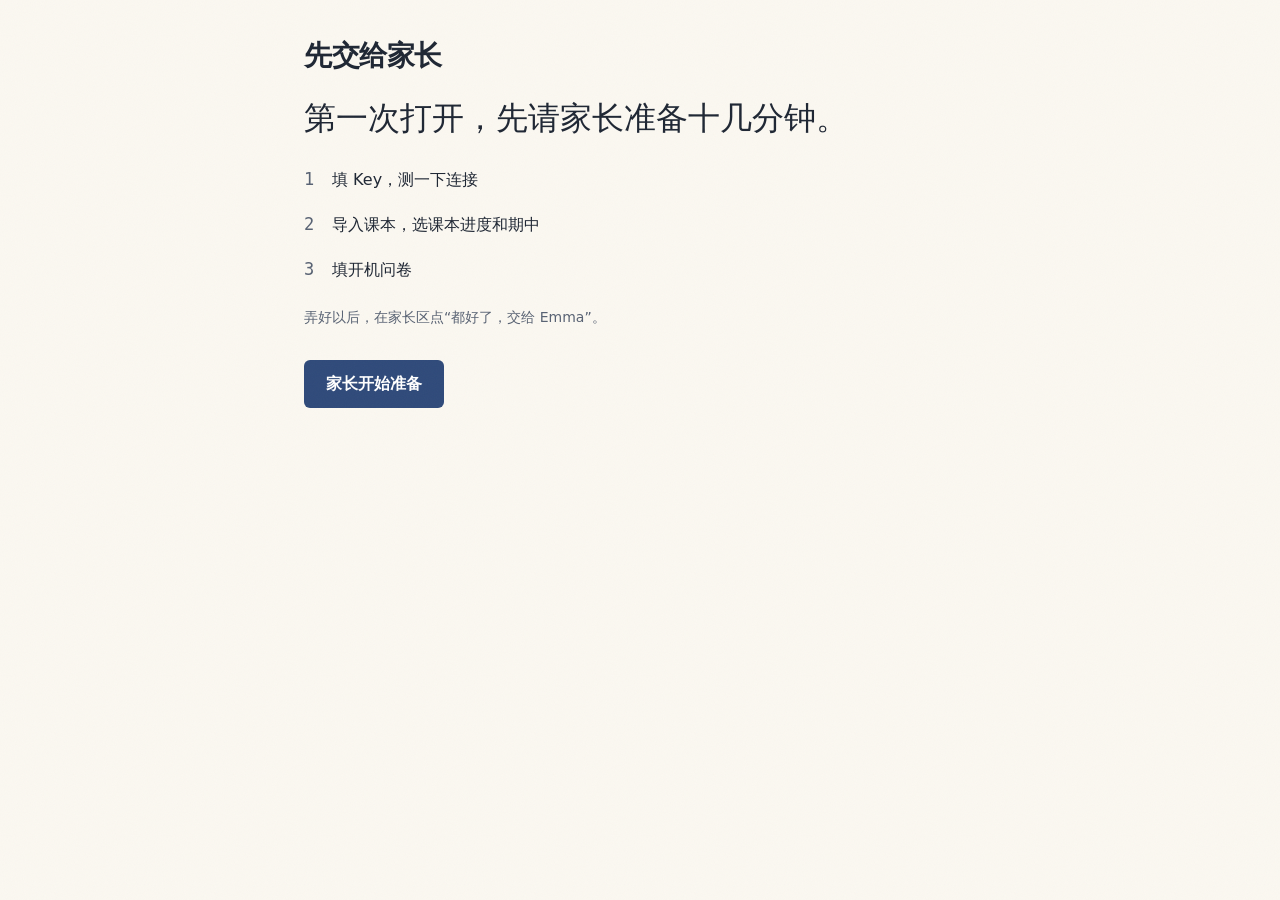
<file: index.html>
<!doctype html>
<html lang="zh-CN">
<head>
<meta charset="utf-8">
<meta name="viewport" content="width=device-width, initial-scale=1, viewport-fit=cover">
<meta http-equiv="Content-Security-Policy" content="default-src 'self'; script-src 'self'; style-src 'self' 'unsafe-inline'; img-src 'self' data: blob:; connect-src 'self' https: wss://openspeech.bytedance.com https://dashscope.aliyuncs.com https://dashscope-result-bj.oss-cn-beijing.aliyuncs.com https://dashscope-result-sh.oss-cn-shanghai.aliyuncs.com https://dashscope-result-hz.oss-cn-hangzhou.aliyuncs.com; media-src 'self' blob: data:; object-src 'none'; base-uri 'self'; form-action 'self'">
<meta name="color-scheme" content="light dark">
<meta name="theme-color" content="#FBF8F1" media="(prefers-color-scheme: light)">
<meta name="theme-color" content="#14181F" media="(prefers-color-scheme: dark)">
<meta name="apple-mobile-web-app-capable" content="yes">
<meta name="mobile-web-app-capable" content="yes">
<meta name="apple-mobile-web-app-title" content="Emma 的英语老师">
<meta name="apple-mobile-web-app-status-bar-style" content="default">
<meta name="format-detection" content="telephone=no">
<title>Emma 的英语老师</title>
<link rel="manifest" href="manifest.webmanifest">
<link rel="apple-touch-icon" href="icon-180.png">
<link rel="icon" type="image/png" href="icon-180.png">
<!-- one stylesheet per UI agent (CONTRACTS.md "CSS"); the shared tokens and the dictionary styles stay inline below -->
<link rel="stylesheet" href="css/home.css">
<link rel="stylesheet" href="css/lesson.css">
<link rel="stylesheet" href="css/dictation.css">
<link rel="stylesheet" href="css/choice.css">
<link rel="stylesheet" href="css/parent.css">
<link rel="stylesheet" href="css/onboard.css">
<link rel="stylesheet" href="css/spell.css">
<link rel="stylesheet" href="css/grammar.css">
<link rel="stylesheet" href="css/phonics.css">
<link rel="stylesheet" href="css/weekly.css">
<link rel="stylesheet" href="css/capture.css">
<link rel="stylesheet" href="css/chat.css">
<link rel="stylesheet" href="css/reader.css">
<link rel="stylesheet" href="css/order.css">
<link rel="stylesheet" href="css/textread.css">
<link rel="stylesheet" href="css/teacher.css">
<link rel="stylesheet" href="css/screen.css">
<link rel="stylesheet" href="css/verb.css">
<link rel="stylesheet" href="css/cloze.css">
<link rel="stylesheet" href="css/kid-me.css">
<link rel="stylesheet" href="css/review-request.css">
<link rel="stylesheet" href="css/mistakes.css">
<link rel="stylesheet" href="css/wordbook.css">
<link rel="stylesheet" href="css/daily-read.css">
<link rel="stylesheet" href="css/practice.css">
<link rel="stylesheet" href="css/readaloud.css">
<link rel="stylesheet" href="css/unit-flow.css">
<link rel="stylesheet" href="css/entry-memory.css">
<link rel="stylesheet" href="css/share.css">
<style>
/* Emma 的英语老师 · the dictionary's design v2.1 kept as the base: one page of a dictionary. Paper grain, rules
   instead of cards, one solid button per screen, the highlighter stroke only for a saved word and the target word.
   System fonts only (New York, SF Pro, PingFang, SF Mono); nothing from the network.
   iPad: one column up to --col (720px), centred in landscape (DESIGN 10.5). Theme color: :root[data-accent]. */

/* Chinese and curly quotes always in PingFang (iOS ships no Chinese serif); :lang(en) drops the face. */
@font-face{font-family:"zh";src:local("PingFangSC-Light");font-weight:1 349;unicode-range:U+2018-2019,U+201C-201D,U+3000-303F,U+3400-4DBF,U+4E00-9FFF,U+F900-FAFF,U+FF00-FFEF}
@font-face{font-family:"zh";src:local("PingFangSC-Regular");font-weight:350 449;unicode-range:U+2018-2019,U+201C-201D,U+3000-303F,U+3400-4DBF,U+4E00-9FFF,U+F900-FAFF,U+FF00-FFEF}
@font-face{font-family:"zh";src:local("PingFangSC-Medium");font-weight:450 549;unicode-range:U+2018-2019,U+201C-201D,U+3000-303F,U+3400-4DBF,U+4E00-9FFF,U+F900-FAFF,U+FF00-FFEF}
@font-face{font-family:"zh";src:local("PingFangSC-Semibold");font-weight:550 1000;unicode-range:U+2018-2019,U+201C-201D,U+3000-303F,U+3400-4DBF,U+4E00-9FFF,U+F900-FAFF,U+FF00-FFEF}

:root{
  --paper:#FBF8F1; --ink:#1E2633; --muted:#586273; --faint:#8A929E;
  --rule:rgba(30,38,51,.10); --rule-strong:rgba(30,38,51,.55);
  --marker:#F3D978; --marker-ink:#1E2633; --accent:#2F4A7A; --tag-bg:#FBEFC4;
  --danger:#B4472F; --good:#2F4A7A;
  --btn-bg:var(--accent); --btn-ink:#FFFFFF;
  --sk:color-mix(in srgb,var(--ink) 11%,var(--paper));
  --serif:"zh",ui-serif,"New York",Georgia,"PingFang SC",serif;
  --sans:"zh",-apple-system,BlinkMacSystemFont,"PingFang SC",system-ui,sans-serif;
  --mono:ui-monospace,"SF Mono",Menlo,monospace;
  --gutter:24px; --hang:26px; --head:52px; --row:52px; --btn-h:48px; --radius-btn:6px;
  --top:env(safe-area-inset-top,0px); --bottom:env(safe-area-inset-bottom,0px);
  --tabbar:calc(56px + var(--bottom)); --bar:calc(66px + var(--bottom)); --foot:76px;
  --ease:cubic-bezier(.16,1,.3,1);
  --col:720px;
  --z-sticky:2; --z-bar:20; --z-sheet:40; --z-grain:50; --z-toast:60;
  color-scheme:light;
}
:lang(en){--serif:ui-serif,"New York",Georgia,serif;--sans:-apple-system,BlinkMacSystemFont,system-ui,sans-serif}
@media (prefers-color-scheme: dark){
  :root{
    --paper:#14181F; --ink:#E9ECF2; --muted:#A3ACBA; --faint:#6F7887;
    --rule:rgba(233,236,242,.10); --rule-strong:rgba(233,236,242,.55);
    --marker:#6B5A1C; --marker-ink:#F6EBC4; --accent:#8FA9DA; --tag-bg:#2E2A1B;
    --danger:#F08A82; --good:#8FA9DA;
    --btn-bg:color-mix(in srgb,var(--accent) 42%,var(--paper)); --btn-ink:var(--ink);
    --sk:color-mix(in srgb,var(--ink) 12%,var(--paper));
    color-scheme:dark;
  }
}

/* theme color picked on the first open (ui-onboard.js, kv 'profile'.theme); navy is the default above (v0.1.1, from the approved home prototype) */
:root[data-accent="green"]{--accent:#1E7A55;--tag-bg:#DCEBE1}
:root[data-accent="blue"]{--accent:#2B63B5;--tag-bg:#DCE6F3}
:root[data-accent="rose"]{--accent:#B5446B;--tag-bg:#F3DFE6}
:root[data-accent="violet"]{--accent:#6A4FB0;--tag-bg:#E6E0F3}
@media (prefers-color-scheme: dark){
  :root[data-accent="green"]{--accent:#5FC79A;--tag-bg:#1D3129}
  :root[data-accent="blue"]{--accent:#7FAEF0;--tag-bg:#1C2A3D}
  :root[data-accent="rose"]{--accent:#F09AB8;--tag-bg:#3A2430}
  :root[data-accent="violet"]{--accent:#B7A2F2;--tag-bg:#2C2540}
}

*{box-sizing:border-box;margin:0}
[hidden]{display:none!important}
html{-webkit-text-size-adjust:100%;text-size-adjust:100%;background:var(--paper)}
body{background:var(--paper);color:var(--ink);font:17px/1.6 var(--sans);-webkit-font-smoothing:antialiased;text-rendering:optimizeLegibility;-webkit-tap-highlight-color:transparent;min-height:100vh;min-height:100dvh;overflow-x:hidden}
/* paper grain: one fixed layer above every surface, so nothing shows a seam */
body::before{content:"";position:fixed;inset:0;pointer-events:none;z-index:var(--z-grain);opacity:.035;
  background-image:url("data:image/svg+xml;utf8,<svg xmlns='http://www.w3.org/2000/svg' width='160' height='160'><filter id='n'><feTurbulence type='fractalNoise' baseFrequency='.9' numOctaves='2' stitchTiles='stitch'/></filter><rect width='100%' height='100%' filter='url(%23n)'/></svg>")}
button,input,textarea,select{font:inherit;color:inherit}
button{cursor:pointer;-webkit-user-select:none;user-select:none;touch-action:manipulation;background:none;border:0;padding:0}
button:disabled{cursor:default}
a{color:var(--accent)}
ol,ul{list-style:none;padding:0}
mark{background:none;color:inherit}
:focus-visible{outline:2px solid var(--accent);outline-offset:2px;border-radius:4px}
.visually-hidden{position:absolute!important;width:1px;height:1px;overflow:hidden;clip:rect(0 0 0 0);white-space:nowrap;border:0;padding:0;margin:-1px}
main#main{max-width:var(--col);margin:0 auto}
.boot-msg{padding:calc(var(--top) + 80px) var(--gutter);color:var(--muted)}

/* ---------- type roles ---------- */
.headword{font:650 44px/1.05 var(--serif);letter-spacing:-.02em;color:var(--ink);overflow-wrap:anywhere}
.headword{font-size:min(44px,11.4vw)}.headword.hw-s{font-size:min(34px,8.8vw)}.headword.hw-xs{font-size:min(28px,7.4vw)}
.page-title{font:600 28px/1.15 var(--serif);letter-spacing:-.015em}
.lede{font:300 32px/1.42 var(--serif);color:var(--ink);text-wrap:pretty}
.lede .n{font-weight:600;font-variant-numeric:lining-nums tabular-nums}
.sec-h{display:flex;align-items:baseline;gap:12px;font:600 15px/1.2 var(--serif);letter-spacing:.01em;color:var(--muted)}
.sec-h .st{margin-left:auto;font:400 14px var(--sans);letter-spacing:0;color:var(--muted)}
.serif{font-family:var(--serif)}
.label{font:600 11px/1.3 var(--sans);letter-spacing:.06em;text-transform:uppercase;color:var(--muted)}
.small{font-size:14px;line-height:1.5;color:var(--muted)}
.small.danger,.danger{color:var(--danger)}
.muted{color:var(--muted)}
.lead{font:15px/1.6 var(--sans);color:var(--muted);text-wrap:pretty}
.num{font-family:var(--mono);font-variant-numeric:tabular-nums}
.tag{display:inline-block;font:600 11px/1 var(--sans);letter-spacing:.06em;text-transform:uppercase;color:var(--muted);background:var(--tag-bg);border-radius:999px;padding:4px 8px;white-space:nowrap}
.dot{width:6px;height:6px;border-radius:50%;background:var(--ink);flex:none;display:inline-block}
.dots::after{content:"…";display:inline-block;animation:blink 1.2s ease-in-out infinite}
@keyframes blink{50%{opacity:.2}}

/* ---------- the one signature: a highlighter stroke (tokens.css) ---------- */
@property --mk-p{syntax:"<number>";inherits:false;initial-value:1}
.marked{--mk-h:.40em;--mk-b:.14em;--mk-cap:.13em;--mk-x:.14em;color:var(--marker-ink);padding-right:var(--mk-x);margin-right:calc(-1 * var(--mk-x));
  -webkit-box-decoration-break:clone;box-decoration-break:clone;background-color:transparent;
  background-image:linear-gradient(to bottom right,transparent 46%,var(--marker) 54%),linear-gradient(var(--marker),var(--marker)),linear-gradient(to bottom right,var(--marker) 46%,transparent 54%);
  background-repeat:no-repeat;
  background-size:var(--mk-cap) var(--mk-h),calc((100% - 2 * var(--mk-cap)) * var(--mk-p) + 1px) var(--mk-h),var(--mk-cap) var(--mk-h);
  background-position:left 0 bottom var(--mk-b),left calc(var(--mk-cap) - .5px) bottom var(--mk-b),left calc(var(--mk-cap) + (100% - var(--mk-cap)) * var(--mk-p)) bottom var(--mk-b)}
mark.marked{background-color:transparent}

/* ---------- running head, status line ---------- */
.runhead{position:relative;display:flex;align-items:center;justify-content:space-between;gap:12px;height:var(--head);border-bottom:1px solid var(--rule)}
.runhead-title{font:600 17px/1 var(--serif);letter-spacing:-.005em;color:var(--ink);white-space:nowrap}
.runhead-title .sub{font-weight:400;color:var(--muted)}
.runhead-meta{display:flex;align-items:center;gap:14px;font-size:14px;line-height:1;color:var(--muted)}
.status-line{display:flex;align-items:center;gap:8px;min-height:40px;font-size:14px;line-height:1.4;color:var(--muted)}
.status-line .icon{width:17px;height:17px;flex:none}
.status-line .text-btn{margin-left:auto;font-size:14px;white-space:nowrap}
.status-line.danger{color:var(--danger)}
.status-line.err{flex-wrap:wrap;gap:4px 8px;padding:6px 0}
.status-line.err>span{flex:1;min-width:0}

/* ---------- controls ---------- */
.icon{width:22px;height:22px;flex:none;fill:none;stroke:currentColor;stroke-width:1.75;stroke-linecap:round;stroke-linejoin:round}
.icon *{vector-effect:non-scaling-stroke}
.btn{display:inline-flex;align-items:center;justify-content:center;gap:8px;min-height:var(--btn-h);padding:0 22px;border:0;border-radius:var(--radius-btn);
  background:var(--btn-bg);color:var(--btn-ink);font:600 16px var(--sans);text-decoration:none;transition:transform .2s var(--ease),background-color .2s var(--ease),color .2s var(--ease),opacity .2s var(--ease)}
.btn:active{transform:scale(.98)}
.btn:disabled{opacity:.4}
.btn .icon{width:20px;height:20px}
.text-btn{position:relative;background:none;border:0;color:var(--muted);font:15px/1.2 var(--sans);min-height:44px;min-width:44px;padding:0 10px;margin:0 -10px;
  display:inline-flex;align-items:center;justify-content:center;gap:6px;text-decoration:none;transition:color .2s var(--ease)}
.text-btn.on{color:var(--ink);font-weight:600}
.text-btn.accent{color:var(--accent)}
.text-btn.danger{color:var(--danger)}
.text-btn:disabled{opacity:.4}
.text-btn .icon{width:18px;height:18px}
.text-btn.accent .icon.icon{width:16px;height:16px}
.btn-row{display:flex;flex-wrap:wrap;align-items:center;gap:10px 26px;margin-top:12px}
.btn-row .text-btn{margin:0 -10px}
.switch{flex:none;position:relative;width:50px;height:30px;border:0;border-radius:15px;background:var(--accent);transition:background-color .25s var(--ease)}
.switch::after{content:"";position:absolute;top:3px;left:3px;width:24px;height:24px;border-radius:50%;background:var(--paper);transform:translateX(20px);transition:transform .25s var(--ease)}
.switch[aria-checked="false"]{background:var(--tag-bg)}
.switch[aria-checked="false"]::after{transform:none}
.switch:disabled{opacity:.5}
.say{position:relative;display:inline-grid;place-items:center;width:28px;height:28px;margin:0 0 0 4px;vertical-align:-6px;color:var(--muted);border-radius:6px}
.say::after{content:"";position:absolute;inset:-8px}
.say .icon{width:17px;height:17px}
/* pronounce buttons: loading while the Qwen clip is made, playing until it ends (a second tap stops) */
.loading .icon{opacity:.45;animation:blink 1s ease-in-out infinite}
.playing,.playing .icon{color:var(--accent)}
.field{width:100%;min-height:48px;border:0;border-bottom:1px solid var(--rule-strong);border-radius:0;background:transparent;padding:0;font:17px var(--sans);color:var(--ink);outline:none;-webkit-appearance:none;appearance:none}
.field:focus{border-bottom:2px solid var(--ink)}
.select{-webkit-appearance:none;appearance:none;width:100%;min-height:48px;border:0;border-bottom:1px solid var(--rule-strong);border-radius:0;padding:0 28px 0 0;font:16px var(--sans);
  background:transparent url("data:image/svg+xml,%3Csvg xmlns='http://www.w3.org/2000/svg' viewBox='0 0 24 24' fill='none' stroke='%235B7268' stroke-width='1.75' stroke-linecap='round'%3E%3Cpath d='m6 9 6 6 6-6'/%3E%3C/svg%3E") no-repeat right 2px center/18px;color:var(--ink)}
.select:focus{outline:none;border-bottom:2px solid var(--ink)}

/* ---------- skeleton ---------- */
.sk-bars{display:grid;gap:16px;padding-top:8px}
.sk-bars i{display:block;height:11px;border-radius:3px;background:var(--sk)}
.pill{display:inline-block;width:28px;height:19px;border-radius:999px;background:var(--sk)}
.sk-sense+.sk-sense{margin-top:30px}
@media (prefers-reduced-motion: no-preference){
  .sk-bars i,.pill,.c-sk{animation:breathe 1.6s ease-in-out infinite alternate}
  .sk-bars i:nth-child(2){animation-delay:.15s}.sk-bars i:nth-child(3){animation-delay:.3s}
  @keyframes breathe{from{opacity:1}to{opacity:.5}}
}

/* ---------- word row: recents, the library, search results, suggestions ---------- */
.word-row{display:flex;align-items:baseline;gap:12px;width:100%;min-height:var(--row);padding:14px 0 0;border:0;border-top:1px solid var(--rule);background:none;color:inherit;text-align:left;text-decoration:none;transition:background-color .2s var(--ease)}
button.word-row:active,.word-row .wr-main:active{background:var(--tag-bg)}
.word-row .w{flex:none;max-width:70%;overflow:hidden;text-overflow:ellipsis;font:500 20px/24px var(--serif);letter-spacing:-.01em;color:var(--ink);white-space:nowrap}
.word-row .w b{font-weight:650}
.word-row .w .rest{font-weight:400}
.word-row .w .marked{display:inline}
.word-row .g{flex:1;min-width:0;overflow:hidden;white-space:nowrap;text-overflow:ellipsis;font-size:14px;line-height:20px;color:var(--muted)}
.word-row .g i{font:italic 400 15px/20px var(--serif);margin-right:6px}
.word-row .end{flex:none;align-self:center;margin-top:-14px;display:flex;align-items:center;gap:10px;font-size:14px;color:var(--muted)}
.word-row .end .note{font-variant-numeric:tabular-nums}
.word-row .wr-main{flex:1;min-width:0;display:flex;align-items:baseline;gap:12px;align-self:stretch;margin-top:-14px;padding-top:14px;text-align:left;color:inherit}
.word-row.two{display:grid;grid-template-columns:1fr auto;column-gap:16px;row-gap:2px;align-items:center;min-height:64px;padding:10px 0}
.word-row.two .w,.word-row.two .g{grid-column:1}
.word-row.two .end{grid-column:2;grid-row:1/span 2;margin-top:0}
.words-inline{display:flex;flex-wrap:wrap;gap:0 24px;margin-top:6px}
.word-btn{font:500 20px/1.2 var(--serif);color:var(--accent)}
.word-btn b{font:500 20px var(--serif);margin-right:6px}
.word-btn span{font:14px var(--sans);color:var(--muted)}

/* ---------- tab bar: three destinations ---------- */
.tabbar{position:fixed;z-index:var(--z-bar);left:0;right:0;bottom:0;height:var(--tabbar);padding:6px max(28px,env(safe-area-inset-right)) var(--bottom) max(28px,env(safe-area-inset-left));display:flex;justify-content:space-between;background:var(--paper);border-top:1px solid var(--rule);transition:transform .32s var(--ease)}
.tb{flex:1;min-height:44px;display:flex;flex-direction:column;align-items:center;justify-content:flex-start;gap:3px;padding-top:4px;color:var(--muted);font:500 11px var(--sans);position:relative}
.tb .icon{width:24px;height:24px}
.tb.on{color:var(--ink)}
.tb.on::after{content:"";position:absolute;top:-7px;width:18px;height:2px;border-radius:1px;background:var(--ink)}
.tb .count{position:absolute;top:0;left:calc(50% + 8px);font:600 10px/1 var(--mono);color:var(--paper);background:var(--ink);border-radius:8px;padding:3px 5px}
body.pushed .tabbar,body.sheet-open .tabbar{display:none}
body.in-session .tabbar{transform:translateY(100%);visibility:hidden}

/* ---------- pushed pages: navbar, page, action bar ---------- */
.navbar{position:fixed;z-index:var(--z-bar);top:0;left:0;right:0;height:calc(var(--top) + var(--head));padding-top:var(--top);background:var(--paper)}
.navbar .inner{max-width:var(--col);height:var(--head);margin:0 auto;padding:0 var(--gutter);display:grid;grid-template-columns:1fr auto 1fr;align-items:center;position:relative}
.navbar .inner::after{content:"";position:absolute;left:var(--gutter);right:var(--gutter);bottom:0;height:1px;background:var(--rule);opacity:0;transition:opacity .2s var(--ease)}
.navbar.ruled .inner::after{opacity:1}
.nav-end{justify-self:end;display:flex;align-items:center}
.nav-sess{font-size:14px}
.nav-title{font:600 17px/1 var(--serif);letter-spacing:-.005em;opacity:0;transform:translateY(4px);transition:opacity .2s var(--ease),transform .2s var(--ease);white-space:nowrap;overflow:hidden;text-overflow:ellipsis;max-width:50vw}
.navbar.ruled .nav-title{opacity:1;transform:none}
.back{justify-self:start;display:inline-flex;align-items:center;gap:1px;min-height:44px;margin-left:-8px;padding-right:12px;color:var(--accent);font:400 17px/1 var(--sans)}
.back .icon{width:22px;height:22px}
.page{padding:calc(var(--top) + var(--head)) var(--gutter) calc(var(--bar) + 40px)}
.no-bar .page{padding-bottom:48px}
.me-page .page{padding-bottom:calc(var(--tabbar) + 40px)}
.ebar{position:fixed;z-index:var(--z-bar);left:0;right:0;bottom:0;padding:9px 0 calc(9px + var(--bottom));background:var(--paper);border-top:1px solid var(--rule)}
.ebar .inner{max-width:var(--col);margin:0 auto;padding:0 var(--gutter)}
.bar-main,.bar-confirm{display:flex;align-items:center;gap:18px;min-height:var(--btn-h)}
.bar-main .text-btn{min-height:var(--btn-h);color:var(--ink);margin:0}
.bar-main .btn{flex:1;min-width:0;white-space:nowrap}
@media (max-width:360px){.bar-main{gap:10px}.bar-main .text-btn{padding:0 2px;gap:4px}.bar-main .btn{padding:0 12px}.guess-btns{gap:20px}}
.btn.saved{background:var(--tag-bg);color:var(--ink)}
.bar-confirm{gap:22px}
.bar-confirm .small{flex:1;min-width:0}
.bar-confirm .text-btn{margin:0}

/* ---------- entry page (design v2 4.2) ---------- */
.ehead{padding-top:28px}
.hw-meta{display:flex;flex-wrap:wrap;align-items:center;gap:4px 10px;min-height:44px;margin-top:4px}
.hw-meta .tag{position:relative;top:-1px;text-transform:none}
.hw-meta .speak{margin-left:auto;margin-right:-11px;width:44px;height:44px;display:grid;place-items:center;color:var(--muted);border-radius:var(--radius-btn)}
.phonetic{font:400 17px/1 var(--sans);letter-spacing:.01em;color:var(--muted)}
.pos{font:italic 400 17px/1 var(--serif);color:var(--muted)}
.syl{color:var(--muted);font-weight:400;margin:0 .02em}
.dchips{font-size:12px;line-height:1.5;color:var(--muted);white-space:nowrap;overflow:hidden;text-overflow:ellipsis}
.relook{margin-top:2px}
.brief{display:flex;align-items:baseline;gap:12px;min-height:33px;margin-top:6px;font:500 22px/1.5 var(--sans)}
.brief .sk-bars{flex:1;padding-top:12px}
.brief.offline .ln{flex:1;min-width:0;overflow:hidden;white-space:nowrap;text-overflow:ellipsis;font:400 17px/1.5 var(--sans)}
.brief.offline.wrap .ln{white-space:normal}
.brief .src{flex:none;font:400 14px var(--sans);color:var(--muted)}
.e-notice{padding-top:20px;margin-bottom:-12px}
.e-notice .small{color:var(--muted)}
.back-zh{margin-left:-10px}
.sec{margin-top:48px}
.sec>.sec-h{margin-bottom:18px}
.hang{display:grid;grid-template-columns:var(--hang) minmax(0,1fr)}
.hang>.mk{font:500 14px/27px var(--mono);color:var(--muted)}
.senses .sense+.sense{margin-top:30px}
.sense .cn{font:600 17px/1.6 var(--sans);text-wrap:pretty}
.sense .cn .pos{font-size:16px;margin-right:6px;font-weight:400}
.sense .en{margin-top:2px;font:15px/1.55 var(--sans);color:var(--muted);text-wrap:pretty}
.example{font:italic 400 17px/1.5 var(--serif);text-wrap:pretty;margin-top:12px}
.example-cn{margin-top:4px;font-size:15px;line-height:1.6;color:var(--muted)}
.qmark{font:400 34px/1 var(--serif);color:var(--faint);margin-top:-2px}
.quote{font:400 20px/1.45 var(--serif);letter-spacing:-.005em;text-wrap:pretty}
.quote-when{margin-top:6px;font-size:14px;line-height:1.4;color:var(--muted)}
.ctx+.ctx{margin-top:20px}
.ctx-note{margin:14px 0 0 var(--hang);font:16px/1.65 var(--sans);text-wrap:pretty}
.mnemo{padding-left:calc(var(--hang) - 1.5px);border-left:1.5px solid var(--rule-strong);font:16px/1.7 var(--sans);text-wrap:pretty}
.mnemo .sk-bars{padding-top:4px}
.guess{margin-top:32px}
.guess-tip{font-size:15px;color:var(--muted)}
.guess-btns{display:flex;align-items:center;gap:28px;margin-top:16px}
.guess-btns .btn{padding:0 28px}
.note-sec{margin-top:32px}
.note-sec .sec-h{margin-bottom:6px}
.note-input{display:block;width:100%;min-height:48px;resize:none;border:0;border-bottom:1px solid var(--rule-strong);border-radius:0;background:transparent;padding:4px 0 12px;font:17px/1.6 var(--sans);color:var(--ink);outline:none}
.note-input:focus{border-bottom:2px solid var(--ink)}
.note-input::placeholder{color:var(--faint)}
.dict-cn{font:17px/1.6 var(--sans)}
.fallback{margin-top:28px}
.fb-foot{margin-top:10px}
/* folded index rows */
.index{margin-top:48px;border-top:1px solid var(--rule)}
.ix .row{display:flex;align-items:center;width:100%;min-height:var(--row);padding:0;border-bottom:1px solid var(--rule);font:400 17px var(--sans);color:var(--ink);text-align:left;transition:background-color .2s var(--ease)}
.ix .row:active{background:var(--tag-bg)}
.ix .row:disabled{color:var(--muted)}
.ix .row .t{flex:1}
.ix .row .c{font:14px var(--mono);color:var(--muted);margin-right:14px}
.ix .row .c-sk{width:14px;height:10px;border-radius:3px;background:var(--sk);margin-right:16px}
.ix .row .icon{width:18px;height:18px;color:var(--muted);margin-right:1px}
.ix .row .minus{display:none}
.ix .row[aria-expanded="true"]{border-bottom-color:transparent}
.ix .row[aria-expanded="true"] .plus{display:none}
.ix .row[aria-expanded="true"] .minus{display:block}
.ix .row[aria-expanded="true"] .t{font-weight:600}
.ix .row:disabled .icon{opacity:.4}
.panel{display:none;padding:0 0 24px var(--hang);border-bottom:1px solid var(--rule)}
.row[aria-expanded="true"]+.panel{display:block}
@media (prefers-reduced-motion: no-preference){.row[aria-expanded="true"]+.panel{animation:rise .32s var(--ease) both}}
.pairs li{font:15px/1.65 var(--sans);text-wrap:pretty;color:var(--ink)}
.pairs li+li{margin-top:12px}
.pairs .w{font:600 17px/1.3 var(--serif);letter-spacing:-.005em;margin-right:8px;color:var(--ink)}
.pairs .w.link{display:inline;color:var(--accent);text-align:left;position:relative}
.pairs .w.link::after{content:"";position:absolute;inset:-12px -6px}
.pairs .d{color:var(--muted)}
.roots-break{font:15px/1.6 var(--mono);margin-bottom:6px}
.panel .words-inline{margin:8px 0 12px}
.reading-title{display:flex;align-items:center;gap:4px;font:600 17px/1.4 var(--serif)}
.reading{font:17px/1.75 var(--serif);margin-top:6px}
.more-cn summary{list-style:none;margin:6px -10px 0}
.more-cn summary::-webkit-details-marker{display:none}
.quiz{margin-top:24px}
.quiz-h{font:600 15px var(--serif);color:var(--muted);margin-bottom:6px}
.q{border-top:1px solid var(--rule)}
.q:first-of-type{border-top:0}
.q>summary{display:flex;gap:10px;align-items:flex-start;padding:12px 0;min-height:44px;list-style:none;cursor:pointer}
.q>summary::-webkit-details-marker{display:none}
.qn{flex:none;width:18px;font:500 14px/24px var(--mono);color:var(--muted)}
.qq{flex:1;min-width:0;font-size:16px}
.q:not([open]) .qq{color:var(--muted);display:-webkit-box;-webkit-line-clamp:1;-webkit-box-orient:vertical;overflow:hidden}
.opts{display:grid;gap:0;padding:0 0 10px 28px}
.opt{text-align:left;min-height:44px;padding:10px 0;border-top:1px solid var(--rule);font-size:15px;line-height:1.45;color:var(--ink)}
.opt:first-child{border-top:0}
.opt.right{color:var(--good);font-weight:600}
.opt.right::before{content:"✓ "}
.opt.wrong{color:var(--danger);text-decoration:line-through}
.explain{margin:0 0 12px 28px;font-size:14px;color:var(--muted)}
.efoot{margin-top:32px;display:flex;align-items:center;justify-content:space-between;gap:4px 12px;flex-wrap:wrap}
.efoot .small{flex:1;min-width:12em}
.regen{margin:0 -10px 0 auto}
.regen.armed{color:var(--danger);font-weight:600}
.lookuplog{margin-top:8px}
.lookuplog summary{list-style:none;margin-left:-10px;justify-content:flex-start}
.lookuplog summary::-webkit-details-marker{display:none}
.lookuplog li{display:flex;gap:2px 10px;align-items:baseline;flex-wrap:wrap;padding:8px 0;border-top:1px solid var(--rule);font-size:14px}
.lookuplog .when{font-size:12px;color:var(--muted)}
.ctx-snip{flex-basis:100%}
/* chinese -> english */
.zh-head .label{margin-bottom:10px}
.zh-q{font:600 34px/1.25 var(--serif);word-break:break-word}
.zh-trans{margin-top:10px;font:400 20px/1.45 var(--serif)}
.zh-head .lead{margin-top:10px}
.zh-opts{margin-top:36px;border-top:1px solid var(--rule)}
.zh-opt{padding:18px 0 10px;border-bottom:1px solid var(--rule)}
.zh-top{display:flex;align-items:center;flex-wrap:wrap;gap:4px 8px}
.zh-en{font:650 26px/1.2 var(--serif);letter-spacing:-.015em;color:var(--ink);text-align:left;min-height:44px}
.zh-pos{font:italic 15px var(--serif);color:var(--muted)}
.best-tag{color:var(--ink)}
.zh-cn{margin-top:2px;font-size:16px}
.zh-opt .example{margin-top:8px}
.zh-more{margin-top:4px;margin-left:-10px}
/* entrance: head, senses, then the rest, 80ms apart */
@media (prefers-reduced-motion: no-preference){
  .reveal>*{animation:rise .6s var(--ease) both}
  .reveal>:nth-child(2){animation-delay:80ms}.reveal>:nth-child(3){animation-delay:160ms}.reveal>:nth-child(n+4){animation-delay:240ms}
  @keyframes rise{from{opacity:0;transform:translateY(12px)}to{opacity:1;transform:none}}
  .marked.sweep{animation:mk-sweep .45s var(--ease) both}
  @keyframes mk-sweep{from{--mk-p:0}to{--mk-p:1}}
}

/* ---------- 查词 home (design v2 4.1) ---------- */
.look-home{--status-h:0px;--drop:max(0px,calc((100dvh - var(--top) - var(--tabbar)) * .37 - var(--head) - 28px - var(--status-h)));
  position:relative;height:calc(100vh - var(--tabbar));height:calc(100dvh - var(--tabbar));display:flex;flex-direction:column;overflow:hidden;padding:var(--top) var(--gutter) 0}
.look-home:has(.status-slot>*){--status-h:40px}
.look-stage{position:relative;flex:1;min-height:0}
.look-entry{position:absolute;z-index:2;left:0;right:0;top:28px;transform:translateY(var(--drop));transition:transform .44s var(--ease)}
.look-home.raised .look-entry{transform:none}
.qfield{position:relative;display:block;height:64px}
.qfield::after{content:"";position:absolute;left:0;right:0;bottom:0;height:2px;background:var(--rule-strong);transform:scaleY(.5);transform-origin:bottom;transition:transform .2s var(--ease),background-color .2s var(--ease)}
.look-home.focus .qfield::after{background:var(--ink);transform:none}
.qin{position:absolute;left:0;top:0;width:calc(100% - 44px);height:60px;margin:0;padding:0;border:0;border-radius:0;outline:none;background:transparent;-webkit-appearance:none;appearance:none;
  font:650 44px/60px var(--serif);letter-spacing:-.02em;color:var(--ink);caret-color:var(--accent)}
.qin.fs-34{font-size:34px}.qin.fs-28{font-size:28px}
.qin::placeholder{font-weight:300;font-size:40px;letter-spacing:.02em;color:var(--faint);opacity:1}
.qin:focus-visible{outline:none}
/* the highlighter under typed text is off (design v2 decision); .inked on the field turns it back on */
.qfield.inked .qin{text-decoration:underline;text-decoration-color:var(--marker);text-decoration-thickness:.32em;text-underline-offset:-.14em;text-decoration-skip-ink:none}
.qfield .clear{position:absolute;right:-11px;top:8px;width:44px;height:44px;display:flex;align-items:center;justify-content:center;color:var(--muted)}
.qfield .clear .icon{width:18px;height:18px}
.look-actions{display:flex;gap:28px;margin-top:6px;transition:opacity .2s var(--ease)}
.look-actions .text-btn{margin:0 -10px}
.look-actions .icon{width:19px;height:19px}
.look-actions .ctx-toggle.on,.look-actions .ctx-toggle[aria-expanded="true"]{color:var(--ink)}
.look-home.typing .look-actions{opacity:0;pointer-events:none}
.ctx-wrap{display:block;margin-top:10px}
.ctx-wrap .label{display:block;margin-bottom:2px}
.ctx-in{display:block;width:100%;min-height:52px;resize:none;border:0;border-bottom:1px solid var(--rule-strong);border-radius:0;background:transparent;padding:6px 0 10px;font:17px/1.5 var(--serif);color:var(--ink);outline:none}
.ctx-in:focus{border-bottom:2px solid var(--ink)}
.ctx-in::placeholder{font-family:var(--sans);font-size:15px;color:var(--faint)}
.look-msg{margin-top:10px;font-size:15px;line-height:1.55;color:var(--muted)}
.look-msg:empty{display:none}
.look-msg.bad{color:var(--danger)}
.look-msg.warn p{color:var(--ink)}
.cands{margin-top:12px}
.sugs{position:absolute;z-index:3;top:66px;left:0;right:0;background:var(--paper);overflow-y:auto;overscroll-behavior:contain;-webkit-overflow-scrolling:touch}
.sugs .word-row:first-child{border-top:0}
.sugs .word-row:last-child{border-bottom:1px solid var(--rule)}
.sugs .word-row .g{font-size:14px}
@media (prefers-reduced-motion: no-preference){.sugs .word-row{animation:rise .24s var(--ease) both;animation-delay:calc(var(--i,0) * 30ms)}}
.recent{position:absolute;z-index:1;left:0;right:0;top:var(--rtop,180px);bottom:0;display:flex;flex-direction:column;transform:translateY(calc(100% - 64px));transition:transform .44s var(--ease),opacity .2s var(--ease)}
.look-home.recent-open .recent{transform:none}
.look-home.typing .recent,.look-home.focus .recent{opacity:0;pointer-events:none}
.fold{flex:none;width:100%;min-height:52px;display:flex;align-items:center;justify-content:space-between;font:15px var(--sans);color:var(--muted)}
.fold .num{color:var(--ink);margin:0 1px}
.fold .icon{width:18px;height:18px;color:var(--ink)}
.fold .minus{display:none}
.recent-open .fold .plus{display:none}
.recent-open .fold .minus{display:block}
.recent-list{flex:1;min-height:0;overflow-x:hidden;overflow-y:auto;overscroll-behavior:contain;padding:0 0 12px}
.look-home:not(.recent-open) .recent-list{overflow:hidden;visibility:hidden}
.recent-list>*{opacity:0;visibility:hidden;transform:translateY(8px);transition:opacity .3s var(--ease),transform .3s var(--ease),visibility 0s .3s}
.recent-open .recent-list>*{opacity:1;visibility:visible;transform:none;transition-delay:calc(120ms + var(--i,0) * 30ms)}
.mini-fav{margin:0 -10px 0 0}
@media (prefers-reduced-motion: no-preference){
  .look-home.boot .runhead,.look-home.boot .qfield,.look-home.boot .look-actions,.look-home.boot .fold{animation:rise .6s var(--ease) backwards}
  .look-home.boot .qfield{animation-delay:80ms}.look-home.boot .look-actions{animation-delay:160ms}.look-home.boot .fold{animation-delay:240ms}
}
.cancel{min-height:44px}

/* ---------- 词库 (design v2 4.3) ---------- */
.lib-top{position:sticky;z-index:var(--z-bar);top:0;padding:var(--top) var(--gutter) 0;background:var(--paper)}
.lib-list-view>.status-slot{padding:0 var(--gutter)}
.lib-body{padding:0 var(--gutter) calc(var(--tabbar) + 40px)}
.me{width:44px;height:44px;margin-right:-7px;display:grid;place-items:center;color:var(--ink)}
.me span{width:30px;height:30px;border-radius:50%;display:grid;place-items:center;background:var(--tag-bg);font:600 14px/1 var(--sans);transition:transform .2s var(--ease)}
.me:active span{transform:scale(.94)}
.count{font-size:14px}
.search{position:relative;display:flex;align-items:center;gap:10px;height:50px;margin-top:8px;color:var(--muted)}
.search::after{content:"";position:absolute;left:0;right:0;bottom:0;height:2px;background:var(--rule-strong);opacity:.4;transform:scaleY(.5);transform-origin:bottom;transition:transform .2s var(--ease),background-color .2s var(--ease),opacity .2s var(--ease)}
.search:focus-within::after{background:var(--ink);opacity:1;transform:none}
.search .icon{width:20px;height:20px}
.lib-q{flex:1;min-width:0;height:100%;border:0;outline:0;padding:0;background:transparent;color:var(--ink);font:17px var(--sans);-webkit-appearance:none;appearance:none;border-radius:0}
.lib-q::placeholder{color:var(--faint)}
.lib-q::-webkit-search-cancel-button,.lib-q::-webkit-search-decoration{-webkit-appearance:none;display:none}
.search .clear{width:44px;height:44px;margin-right:-12px;display:flex;align-items:center;justify-content:center;color:var(--muted)}
.search .clear .icon{width:18px;height:18px}
.sort{display:flex;align-items:center;flex-wrap:wrap;min-height:44px;margin-top:8px}
.sort .text-btn{margin:0;padding:0;min-width:0}
.sort .sep{color:var(--faint);padding:0 11px}
.filters{display:flex;align-items:center;height:44px;margin:0 calc(-1 * var(--gutter));padding:0 calc(var(--gutter) - 8px);overflow-x:auto;scrollbar-width:none;-webkit-overflow-scrolling:touch}
.filters::-webkit-scrollbar{display:none}
.filters .f{position:relative;isolation:isolate;flex:none;display:inline-flex;align-items:center;gap:6px;min-height:44px;padding:0 8px;font-size:14px;color:var(--muted);white-space:nowrap}
.filters .f::before{content:"";position:absolute;z-index:-1;inset:10px 0;border-radius:999px;background:var(--tag-bg);opacity:0;transition:opacity .2s var(--ease)}
.filters .f.on{color:var(--ink);font-weight:600}
.filters .f.on::before{opacity:1}
.summary{display:flex;align-items:center;justify-content:space-between;min-height:44px;margin-top:6px;font-size:14px;color:var(--muted)}
.summary b{color:var(--ink);font-weight:600}
.summary .text-btn{margin-right:-10px;font-size:15px}
.searching .sort,.searching .filters,.searching .summary{display:none!important}
.empty-lib .lib-controls{display:none}
.lib-list{margin-top:14px}
.lib-list .group{position:sticky;top:calc(var(--top) + var(--head));z-index:var(--z-sticky);display:flex;align-items:baseline;justify-content:space-between;padding:26px 0 10px;background:var(--paper)}
.lib-list>.group:first-child{padding-top:6px}
.lib-list .group h2{font:600 15px/1.2 var(--serif);letter-spacing:.01em;color:var(--muted)}
.lib-list .group .n{font-size:14px;color:var(--muted)}
.lib-list.az .group h2{font:600 26px/1 var(--serif);letter-spacing:-.01em;color:var(--ink)}
.lib-list.az .group{padding-top:30px}
.lib-list.az>.group:first-child{padding-top:8px}
.lib-list.az{margin-right:16px}
.lib-list .more{display:flex;width:100%;margin:8px 0 0;justify-content:center}
.count-line{height:36px;display:flex;align-items:center}
.count-line+.word-row{border-top:0}
.find{display:flex;align-items:center;min-height:var(--row);border-top:1px solid var(--rule)}
.find .text-btn{margin:0 -10px}
.none{margin-top:28px}
.none .t{font:17px/1.6 var(--sans)}
.none .t .serif{font-weight:600}
.none .small{margin-top:4px}
.none .text-btn{margin:12px -10px 0}
.lib-empty{min-height:calc(100dvh - var(--top) - var(--head) - var(--tabbar) - 60px);display:flex;flex-direction:column;justify-content:center;padding-bottom:96px}
.lib-empty .small{margin-top:14px;max-width:19em}
.lib-empty-actions{display:flex;gap:28px;margin-top:22px}
.lib-empty-actions .text-btn{margin:0 -10px}
.thumbs{position:fixed;z-index:var(--z-sticky);right:max(0px,calc((100vw - var(--col)) / 2));bottom:var(--tabbar);width:44px;display:flex;flex-direction:column;justify-content:center;align-items:flex-end;touch-action:none;-webkit-user-select:none;user-select:none}
.thumbs span{position:relative;isolation:isolate;width:26px;height:min(16px,2.3vh);padding-left:4px;font:600 11px/min(16px,2.3vh) var(--sans);text-align:center;color:var(--muted)}
.thumbs span.off{color:var(--faint)}
.thumbs span.cur{color:var(--ink)}
.thumbs span.cur::before{content:"";position:absolute;z-index:-1;right:0;top:-3px;width:26px;height:calc(100% + 6px);border-radius:11px 0 0 11px;background:var(--tag-bg)}
.loupe{position:fixed;z-index:var(--z-bar);right:calc(max(0px,(100vw - var(--col)) / 2) + 52px);width:72px;height:72px;border-radius:50%;display:grid;place-items:center;background:var(--tag-bg);color:var(--ink);font:600 40px/1 var(--serif);pointer-events:none}

/* ---------- 复习 (design v2 4.4) ---------- */
.rv-screen{min-height:100vh;min-height:100dvh;padding:var(--top) var(--gutter) calc(var(--tabbar) + 32px);display:flex;flex-direction:column}
.rv-home{flex:1;display:flex;flex-direction:column}
.today{flex:1;display:flex;flex-direction:column;justify-content:center;padding-bottom:64px}
.today .meta{margin-top:14px;max-width:22em}
.today .meta .num{color:var(--ink)}
.start{margin-top:36px;align-self:flex-start;padding:0 20px 0 24px;gap:12px}
.again{margin-top:26px;align-self:flex-start;margin-left:-10px}
.rv-foot{padding-bottom:8px}
.rv-stage{min-height:100vh;min-height:100dvh;padding:var(--top) var(--gutter) 0;display:flex;flex-direction:column}
.runhead.session{gap:8px}
.runhead.session>.text-btn{margin-left:-10px}
.count3{display:flex;align-items:center;gap:6px;font-size:14px;color:var(--muted)}
.count3 .num{color:var(--ink)}
.count3 .tag{margin-right:4px}
.progress{position:absolute;left:0;bottom:-1px;height:2px;width:calc(100% * var(--p));background:var(--ink);border-radius:1px;transition:width .3s var(--ease)}
.card{position:relative;flex:1;display:flex;flex-direction:column;justify-content:center;padding:24px 0 calc(var(--foot) + var(--bottom) + 56px);cursor:pointer;-webkit-user-select:none;user-select:none;touch-action:none;transition:transform .25s var(--ease)}
.card.flipped{justify-content:flex-start;padding-top:28px;cursor:default}
.card.dragging{transition:none}
.card.fly{transition:transform .2s ease-in}
.card .headword{position:relative}
.card-head{position:relative}
.front-only{margin-top:32px}
.card-quote{display:-webkit-box;-webkit-line-clamp:5;-webkit-box-orient:vertical;overflow:hidden}
.back-only .blk{margin-top:24px}
.back-only .blk.first{margin-top:22px}
.back-only .cn{font:600 17px/1.6 var(--sans)}
.back-only .cn .pos{font-size:16px;margin-right:6px;font-weight:400}
.def{font:15px/1.55 var(--sans);color:var(--muted);text-wrap:pretty}
.back-only .example{margin-top:10px}
.card-note{display:-webkit-box;-webkit-line-clamp:3;-webkit-box-orient:vertical;overflow:hidden}
.back-only .mnemo{display:-webkit-box;-webkit-line-clamp:5;-webkit-box-orient:vertical;overflow:hidden}
.back-only .more{margin:14px -10px 0;align-self:flex-start}
.hint{position:fixed;z-index:var(--z-sticky);left:0;right:0;bottom:var(--bottom);height:var(--foot);display:grid;place-items:center;font-size:14px;color:var(--muted);pointer-events:none}
.grades{position:fixed;z-index:var(--z-bar);left:0;right:0;bottom:0;padding:0 var(--gutter) var(--bottom);background:var(--paper)}
.grades .row4{max-width:calc(var(--col) - 48px);margin:0 auto;display:grid;grid-template-columns:repeat(4,1fr);border-top:1px solid var(--rule)}
.grades button{position:relative;min-height:var(--foot);display:flex;flex-direction:column;align-items:center;justify-content:center;gap:4px;border-radius:var(--radius-btn)}
.grades button+button::before{content:"";position:absolute;left:0;top:20px;bottom:20px;width:1px;background:var(--rule)}
.grades b{font:500 17px/1.2 var(--sans);color:var(--ink)}
.grades .iv{font:14px/1.2 var(--sans);color:var(--muted)}
.grades button:active{background:var(--tag-bg)}
.grades button:active::before,.grades button:active+button::before{opacity:0}
.swipe-tag{position:absolute;top:8px;z-index:2;padding:4px 12px;border-radius:var(--radius-btn);font:600 17px var(--sans);opacity:0;pointer-events:none;background:var(--paper);border:1.5px solid currentColor}
.swipe-tag.left{left:0;color:var(--danger)}
.swipe-tag.right{right:0;color:var(--good)}
.swipe-tag.up{left:50%;transform:translateX(-50%);color:var(--ink)}

/* ---------- 单词 head: the 家长 entry ---------- */
.parent-btn{margin-right:-10px;font-size:15px;color:var(--ink)}
/* ---------- 设置与数据 inside 家长区 (ui-me.js; the dictionary's 我) ---------- */
.me-page .page-title{margin-top:8px}
.sgroup{margin-top:36px}
.sgroup>.sec-h{padding-bottom:10px}
.rows .srow{border-top:1px solid var(--rule)}
.rows .srow:last-child{border-bottom:1px solid var(--rule)}
.srow-head{display:flex;align-items:center;gap:12px;width:100%;min-height:var(--row);padding:10px 0;text-align:left;color:var(--ink)}
button.srow-head:active,.link-row:active{background:var(--tag-bg)}
.srow-head .k{flex:1;min-width:0}
.srow-head .k b{display:block;font:400 17px/1.35 var(--sans)}
.srow-head .k span{display:block;margin-top:2px;font-size:14px;line-height:1.45;color:var(--muted)}
.srow-head .v{font-size:15px;color:var(--muted);white-space:nowrap;max-width:46%;overflow:hidden;text-overflow:ellipsis}
.srow-head .text-btn{margin:0 -10px 0 0}
.srow .chev{width:16px;height:16px;color:var(--muted);margin-right:-2px;transition:transform .2s var(--ease)}
.srow .chev.none{visibility:hidden;width:0;margin:0 -6px 0 0}
.srow.open .srow-head .chev{transform:rotate(90deg)}
.srow-panel{padding:0 0 20px}
.srow-panel>*+*{margin-top:12px}
.srow-panel .btn-row{margin-top:14px}
.srow-panel .lead{margin-top:0}
.link-row{display:flex;align-items:center;min-height:var(--row)}
.link-row .link{flex:1;align-self:stretch;display:flex;align-items:center;color:var(--ink);text-decoration:none;font-size:17px}
.sgroup .foot{margin-top:10px}
.custom{margin-top:12px}
.stepper{display:flex;align-items:center;gap:6px}
.step{width:44px;height:44px;display:grid;place-items:center;border-radius:var(--radius-btn);color:var(--ink)}
.step:active{background:var(--tag-bg)}
.step-n{min-width:48px;text-align:center;font-size:17px}
.choices{display:grid}
.choice{display:flex;align-items:flex-start;gap:12px;width:100%;min-height:52px;padding:12px 0;border-bottom:1px solid var(--rule);text-align:left}
.choice:first-child{border-top:1px solid var(--rule)}
.choice-dot{flex:none;width:18px;height:18px;margin-top:2px;border-radius:50%;border:1.5px solid var(--muted)}
.choice.on .choice-dot{border:5px solid var(--accent)}
.choice-main{display:grid;min-width:0}
.choice-sub{font-size:14px;color:var(--muted);line-height:1.45}
.voice-pick{display:flex;align-items:center;gap:20px}
.voice-pick .select{flex:1;min-width:0}
.sgroup .step-h{display:flex;align-items:center;gap:10px;font:600 15px var(--serif);color:var(--ink)}
.sgroup .step-h .num{display:grid;place-items:center;width:22px;height:22px;border-radius:50%;background:var(--tag-bg);font-size:12px}
.srow-panel .mstep{margin-top:20px;padding-top:16px;border-top:1px solid var(--rule)}
.srow-panel .mstep .small{margin-top:4px}
.result{padding-left:14px;border-left:1.5px solid var(--rule-strong)}
.result p+p{margin-top:4px}
.speed-box{padding-bottom:4px}
.speed-btn:disabled{color:var(--muted);opacity:1}
.speed-list{margin-top:2px}
.speed-item{display:grid;grid-template-columns:minmax(0,1fr) auto;align-items:baseline;gap:1px 10px;padding:9px 0;border-top:1px solid var(--rule)}
.speed-id{font:500 14px var(--mono);display:flex;align-items:center;gap:6px;min-width:0;overflow-wrap:anywhere}
.speed-val{font-size:14px;font-variant-numeric:tabular-nums;white-space:nowrap;text-align:right}
.speed-val.bad{color:var(--danger)}
.speed-sub{grid-column:1/-1;font-size:12.5px;color:var(--muted)}
.speed-err{grid-column:1/-1;margin:0;font-size:13px;line-height:1.45;color:var(--danger)}
.speed-item.wait{opacity:.6}
.speed-item.best .speed-val{color:var(--accent);font-weight:600}
.speed-result .small{margin-top:6px;font-size:12.5px}
.fatal{padding:var(--top) var(--gutter)}
.fatal .small{margin-top:8px}

/* ---------- sheet + toast ---------- */
.sheet{position:fixed;inset:0;z-index:var(--z-sheet);background:var(--paper);overflow-y:auto;-webkit-overflow-scrolling:touch;overscroll-behavior:contain}
.sheet .epage{max-width:var(--col);margin:0 auto}
@media (prefers-reduced-motion: no-preference){.sheet{animation:sheetIn .3s var(--ease)}@keyframes sheetIn{from{opacity:0}to{opacity:1}}}
body.sheet-open{overflow:hidden}
.toast{position:fixed;left:50%;bottom:calc(var(--bar) + 12px);transform:translate(-50%,12px);background:var(--ink);color:var(--paper);padding:10px 16px;border-radius:var(--radius-btn);font-size:14.5px;opacity:0;transition:opacity .2s var(--ease),transform .2s var(--ease);pointer-events:none;z-index:var(--z-toast);max-width:calc(100% - 48px);text-align:center;line-height:1.4}
.toast.show{opacity:1;transform:translate(-50%,0)}

@media (prefers-reduced-motion: reduce){*,*::before,*::after{animation:none!important;transition:none!important}}
</style>
</head>
<body>
<main id="main">
  <!-- one section per nav.js SECTIONS; each view renders into its own (CONTRACTS.md "路由") -->
  <section id="tab-home" class="tab"><p class="boot-msg">正在打开…</p></section>
  <section id="tab-chat" class="tab" hidden></section>
  <section id="tab-lesson" class="tab" hidden></section>
  <section id="tab-dictation" class="tab" hidden></section>
  <section id="tab-look" class="tab" hidden></section>
  <section id="tab-lib" class="tab" hidden></section>
  <section id="tab-parent" class="tab" hidden></section>
  <section id="tab-onboard" class="tab" hidden></section>
  <section id="tab-capture" class="tab" hidden></section>
  <section id="tab-weekly" class="tab" hidden></section>
  <section id="tab-mistakes" class="tab" hidden></section>
  <section id="tab-kidme" class="tab" hidden></section>
  <section id="tab-revise" class="tab" hidden></section>
</main>
<nav id="tabbar" class="tabbar" aria-label="主导航"></nav>
<div id="sheet" class="sheet" role="dialog" aria-modal="true" aria-label="完整讲解" hidden></div>
<div id="toast" class="toast" role="status" aria-live="polite"></div>
<noscript><p style="padding:24px">Emma 的英语老师需要打开 JavaScript。</p></noscript>
<script type="module" src="js/app.js"></script>
</body>
</html>
</file>
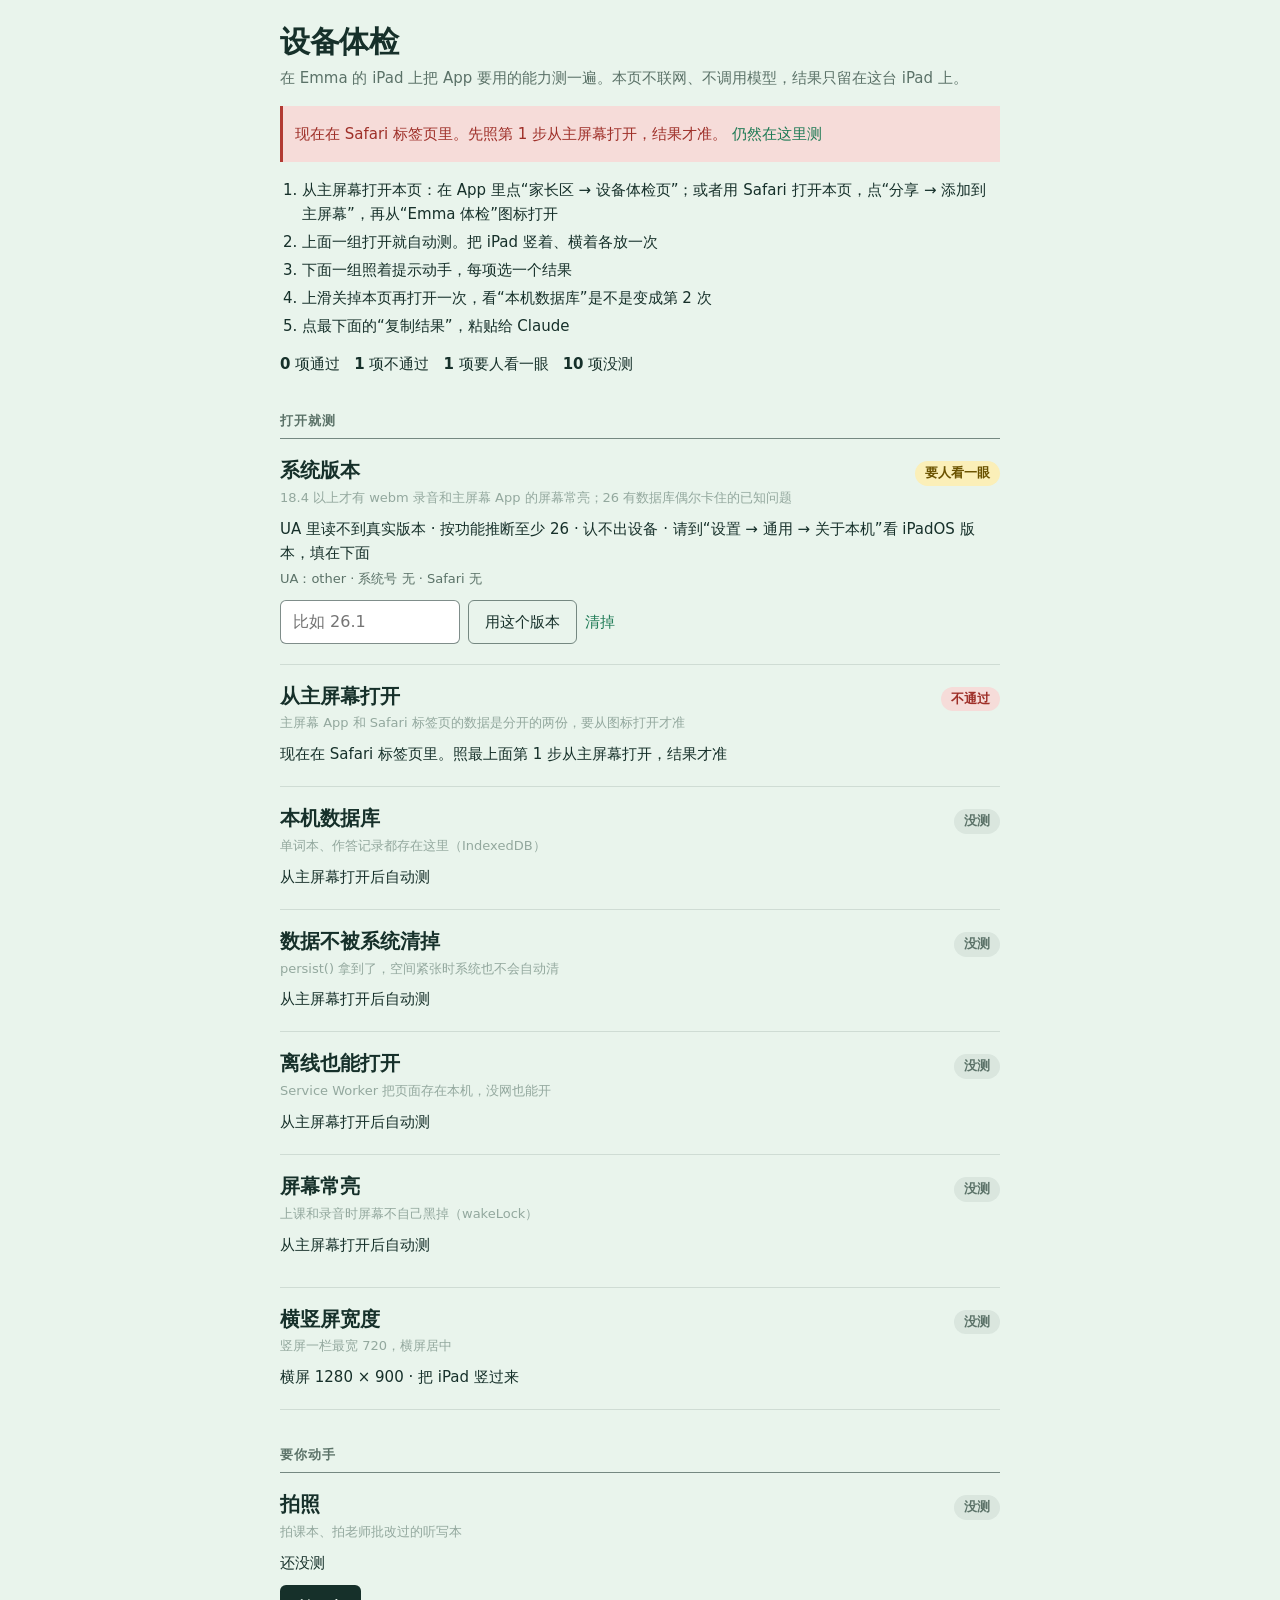
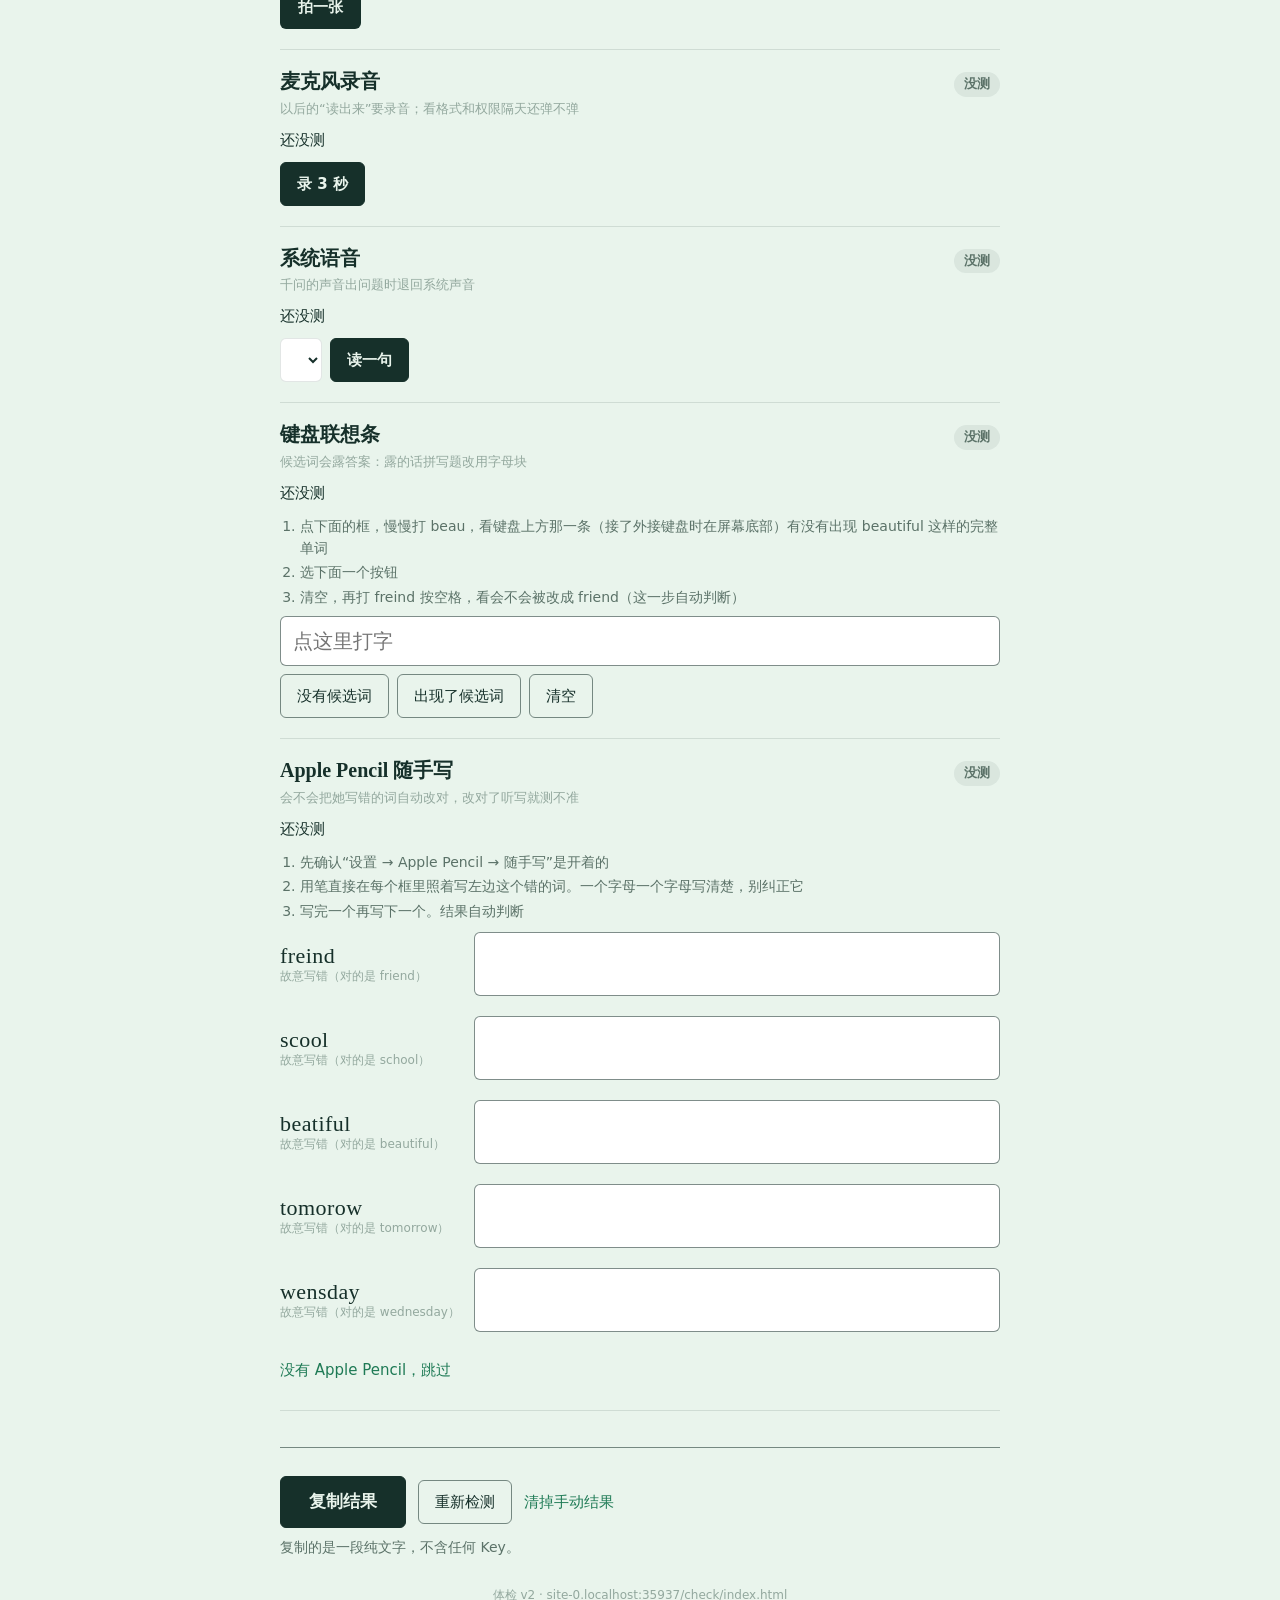
<file: check/index.html>
<!doctype html>
<html lang="zh-CN">
<head>
<meta charset="utf-8">
<meta name="viewport" content="width=device-width, initial-scale=1, viewport-fit=cover">
<!-- no network beyond this page's own files: connect-src 'self' -->
<meta http-equiv="Content-Security-Policy" content="default-src 'self'; script-src 'self'; style-src 'self' 'unsafe-inline'; img-src 'self' data: blob:; media-src 'self' blob:; connect-src 'self'; worker-src 'self'; object-src 'none'; base-uri 'self'; form-action 'none'">
<title>Emma 体检</title>
<meta name="description" content="在 Emma 的 iPad 上测一遍 Emma 的英语老师 要用到的能力">
<meta name="apple-mobile-web-app-capable" content="yes">
<meta name="apple-mobile-web-app-title" content="Emma 体检">
<meta name="apple-mobile-web-app-status-bar-style" content="default">
<meta name="theme-color" content="#E9F4EC" media="(prefers-color-scheme: light)">
<meta name="theme-color" content="#0F1D19" media="(prefers-color-scheme: dark)">
<link rel="manifest" href="manifest.webmanifest">
<link rel="apple-touch-icon" href="icon-180.png">
<style>
:root{
  --paper:#E9F4EC; --ink:#16302A; --muted:#5B7268; --faint:#93A89E;
  --rule:rgba(22,48,42,.12); --rule-strong:rgba(22,48,42,.55);
  --accent:#1E7A55; --tag-bg:#DCEBE1; --marker:#FFE14D; --danger:#B23A32;
  --pass-bg:#D6ECDF; --pass-ink:#1E6B4A; --fail-bg:#F6DCD9; --fail-ink:#9E2F28;
  --look-bg:#FBEFB8; --look-ink:#6B5300; --todo-bg:rgba(22,48,42,.07); --todo-ink:#5B7268;
  --field:#FFFFFF;
  --serif:ui-serif,"New York",Georgia,"Songti SC","PingFang SC",serif;
  --sans:-apple-system,BlinkMacSystemFont,"PingFang SC",system-ui,sans-serif;
  --mono:ui-monospace,"SF Mono",Menlo,monospace;
  --col:720px; --gutter:16px;
  color-scheme:light dark;
}
@media (prefers-color-scheme: dark){
  :root{
    --paper:#0F1D19; --ink:#E4F1EA; --muted:#9DB5AA; --faint:#6A8277;
    --rule:rgba(228,241,234,.12); --rule-strong:rgba(228,241,234,.55);
    --accent:#5FC79A; --tag-bg:#1D3129; --marker:#6E6014; --danger:#F08A82;
    --pass-bg:#173327; --pass-ink:#7FD8AE; --fail-bg:#3A1C19; --fail-ink:#F4A39B;
    --look-bg:#3A3212; --look-ink:#F1D872; --todo-bg:rgba(228,241,234,.07); --todo-ink:#9DB5AA;
    --field:#16261F;
  }
}
*{box-sizing:border-box}
[hidden]{display:none !important}
html{-webkit-text-size-adjust:100%}
body{margin:0;background:var(--paper);color:var(--ink);font:16px/1.6 var(--sans);
  padding:max(20px,env(safe-area-inset-top)) max(var(--gutter),env(safe-area-inset-right)) max(40px,env(safe-area-inset-bottom)) max(var(--gutter),env(safe-area-inset-left))}
main{max-width:var(--col);margin:0 auto}
@media (min-width:768px){body{--gutter:32px}}
a{color:var(--accent)}
.back{display:inline-block;font-size:15px;text-decoration:none;margin-bottom:8px}
h1{font:600 30px/1.2 var(--serif);margin:4px 0 6px;letter-spacing:-.01em}
h2{font:600 13px/1.4 var(--sans);letter-spacing:.08em;color:var(--muted);margin:36px 0 0;padding-bottom:8px;border-bottom:1px solid var(--rule-strong)}
p{margin:6px 0}
.lede{color:var(--muted);font-size:15px}
.banner{border-left:3px solid var(--danger);padding:8px 12px;margin:16px 0;font-size:15px;background:var(--fail-bg);color:var(--fail-ink)}
.banner.ok{border-color:var(--accent);background:var(--pass-bg);color:var(--pass-ink)}
ol.steps{margin:12px 0 0;padding-left:22px;font-size:15px}
ol.steps li{margin:4px 0}
.summary{display:flex;flex-wrap:wrap;gap:6px 14px;margin:14px 0 0;font-size:15px}
.summary b{font-weight:600}
.item{padding:18px 0 20px;border-bottom:1px solid var(--rule)}
.item-head{display:flex;align-items:baseline;gap:12px;justify-content:space-between}
.item-title{font:600 20px/1.3 var(--serif);margin:0}
.chip{flex:0 0 auto;font-size:13px;font-weight:600;padding:2px 10px;border-radius:999px;background:var(--todo-bg);color:var(--todo-ink);white-space:nowrap}
.chip.pass{background:var(--pass-bg);color:var(--pass-ink)}
.chip.fail{background:var(--fail-bg);color:var(--fail-ink)}
.chip.look{background:var(--look-bg);color:var(--look-ink)}
.chip.run{background:var(--tag-bg);color:var(--accent)}
.why{color:var(--faint);font-size:13px;margin:2px 0 0}
.detail{font-size:15px;margin:8px 0 0;word-break:break-word}
.extra{color:var(--muted);font-size:13px;margin:4px 0 0;white-space:pre-line}
.earlier{color:var(--faint);font-size:12px;margin:4px 0 0}
.ctrl{margin-top:10px}
.ctrl:empty{display:none}
.howto{font-size:14px;color:var(--muted);margin:0 0 8px;padding-left:20px}
.howto li{margin:2px 0}
.row{display:flex;flex-wrap:wrap;gap:8px;align-items:center;margin-top:8px}
button,select,input{font:inherit;color:var(--ink)}
button{min-height:44px;padding:8px 16px;border-radius:6px;border:1px solid var(--rule-strong);background:transparent;cursor:pointer;font-size:15px;font-weight:500}
button.primary{background:var(--ink);border-color:var(--ink);color:var(--paper);font-weight:600}
.filebtn{position:relative;display:inline-flex;align-items:center;min-height:44px;padding:8px 18px;border-radius:6px;background:var(--ink);color:var(--paper);font-size:15px;font-weight:600;cursor:pointer}
.filebtn input.file{position:absolute;inset:0;width:100%;height:100%;opacity:0;cursor:pointer}
.filebtn:focus-within{outline:3px solid var(--marker);outline-offset:2px}
button.text{border:0;padding:8px 0;min-height:36px;color:var(--accent);background:none}
button:disabled{opacity:.45}
button:focus-visible,select:focus-visible,input:focus-visible,textarea:focus-visible{outline:3px solid var(--marker);outline-offset:2px}
select{min-height:44px;border-radius:6px;border:1px solid var(--rule);background:var(--field);padding:6px 10px;max-width:100%}
input.field{min-height:48px;width:100%;border-radius:6px;border:1px solid var(--rule-strong);background:var(--field);padding:8px 12px;font-size:20px}
input.small{max-width:180px;font-size:16px;min-height:44px}
.pen{display:grid;grid-template-columns:minmax(96px,auto) 1fr;gap:10px 14px;align-items:center;margin-top:10px}
.pen .wrong{font:500 22px/1.2 var(--serif);letter-spacing:.02em}
.pen .wrong small{display:block;font:12px/1.3 var(--sans);color:var(--faint);letter-spacing:0}
.pen input.field{font-size:26px;min-height:64px;font-family:var(--serif)}
.pen .res{grid-column:2;font-size:13px;color:var(--muted);margin-top:-6px}
.pen .res.fixed{color:var(--fail-ink)}
.pen .res.kept{color:var(--pass-ink)}
.thumb{display:block;max-width:220px;max-height:220px;margin-top:10px;border:1px solid var(--rule);border-radius:4px}
audio{display:block;width:100%;max-width:420px;margin-top:10px}
.export{margin-top:36px;padding-top:20px;border-top:1px solid var(--rule-strong)}
.export .row{gap:12px}
.export button.primary{min-height:52px;padding:0 28px;font-size:17px}
textarea{display:block;width:100%;margin-top:14px;min-height:260px;font:12px/1.55 var(--mono);color:var(--ink);background:var(--field);border:1px solid var(--rule);border-radius:6px;padding:10px;resize:vertical}
.note{font-size:14px;color:var(--muted);margin-top:8px}
footer{margin-top:28px;color:var(--faint);font-size:12px;text-align:center}
</style>
</head>
<body>
<main>
  <a class="back" id="back" href="../" hidden>‹ 回到 Emma 的英语老师</a>
  <h1>设备体检</h1>
  <p class="lede">在 Emma 的 iPad 上把 App 要用的能力测一遍。本页不联网、不调用模型，结果只留在这台 iPad 上。</p>

  <div id="mode" class="banner" hidden></div>

  <ol class="steps">
    <li>从主屏幕打开本页：在 App 里点“家长区 → 设备体检页”；或者用 Safari 打开本页，点“分享 → 添加到主屏幕”，再从“Emma 体检”图标打开</li>
    <li>上面一组打开就自动测。把 iPad 竖着、横着各放一次</li>
    <li>下面一组照着提示动手，每项选一个结果</li>
    <li>上滑关掉本页再打开一次，看“本机数据库”是不是变成第 2 次</li>
    <li>点最下面的“复制结果”，粘贴给 Claude</li>
  </ol>
  <div class="summary" id="summary"></div>

  <h2>打开就测</h2>
  <div id="auto"></div>

  <h2>要你动手</h2>
  <div id="hand"></div>

  <div class="export">
    <div class="row">
      <button class="primary" id="copy" type="button">复制结果</button>
      <button id="rerun" type="button">重新检测</button>
      <button class="text" id="clear" type="button">清掉手动结果</button>
    </div>
    <p class="note" id="copyNote">复制的是一段纯文字，不含任何 Key。</p>
    <textarea id="out" readonly hidden aria-label="体检结果"></textarea>
  </div>
  <footer id="foot"></footer>
</main>
<script type="module" src="page.js"></script>
</body>
</html>
</file>
<file: css/home.css>
/* 今天（ui-home.js）. Owner: 今天标签 UI agent. Class names start with home-. Tokens (--ink, --accent, --rule...) come from
   index.html :root; do not redefine them here. Layout follows the home prototype Wei approved on 10-24
   (design/prototype/home-prototype.dc.html): masthead and yellow tag, “老师说” and a large serif English line with two
   pills, then (0.9.0) three cards: 今天的课 · 今天的阅读 · 接着练, and a quiet row of links at the bottom. */
.home{min-height:100vh;min-height:100dvh;padding:var(--top) var(--gutter) calc(var(--tabbar) + 16px);display:flex;flex-direction:column}
.home .runhead{border-bottom:0}
.home-phase{white-space:nowrap;overflow:hidden;text-overflow:ellipsis;max-width:55%;font-size:14px;line-height:1.2;color:var(--ink);background:var(--tag-bg);border-radius:14px;padding:6px 12px}
.home-phase:empty{display:none}
.home-body{flex:1;display:flex;flex-direction:column;padding-top:12px}

/* the dictation reminder: one line between rules, above the greeting */
.home-notice{display:flex;flex-wrap:wrap;align-items:center;gap:4px 12px;min-height:52px;margin-top:12px;padding:8px 0;border-top:1px solid var(--rule);border-bottom:1px solid var(--rule);font-size:16px;line-height:1.45;color:var(--ink)}
.home-notice .icon{width:19px;height:19px;color:var(--accent)}
.home-notice>span{flex:1;min-width:12em}
.home-notice .text-btn{margin:0 -10px 0 0;font-size:16px;font-weight:600}
.home-notice.quiet{color:var(--muted)}
.home-notice.quiet .icon{color:var(--muted)}
.home-notice+.home-notice{margin-top:0;border-top:0}

/* the teacher's English line, Chinese under it until it fades (DESIGN 2.5) */
.home-hello{display:flex;flex-direction:column;gap:12px;margin-top:32px}
.home-label{font-size:15px;color:var(--muted)}
.home-en{font:600 32px/1.22 var(--serif);letter-spacing:-.01em;text-wrap:pretty}
.home-zh{font-size:17px;line-height:1.5;color:var(--muted)}
.home-pills{display:flex;flex-wrap:wrap;gap:10px;margin-top:2px}
.home-pill{display:inline-flex;align-items:center;gap:8px;min-height:44px;padding:0 16px;border:1px solid color-mix(in srgb,var(--ink) 14%,transparent);border-radius:22px;background:#FFFFFF;color:var(--ink);font:16px/1 var(--sans);cursor:pointer}
.home-pill .icon{width:18px;height:18px}
.home-pill:active{background:var(--tag-bg)}
@media (prefers-color-scheme: dark){.home-pill{background:color-mix(in srgb,var(--ink) 7%,var(--paper))}}

/* 0.8.0 “学一点” under the teacher's line (the lesson's wrap draws the same block with its own class) */
.home-learn{margin-top:8px;padding-top:14px;border-top:1px solid color-mix(in srgb,var(--ink) 12%,transparent);display:flex;flex-direction:column;gap:8px}
.home-learn-label{font:13px/1.3 var(--sans);color:var(--muted);letter-spacing:.04em}
.home-learn-text{font:20px/1.4 var(--serif);color:var(--ink)}
.home-learn-zh{font:15px/1.6 var(--sans);color:var(--ink-2, var(--ink))}

/* 0.9.0 three cards: ① 今天的课 on its own row in portrait, ② 今天的阅读 and ③ 接着练 side by side; three in a row when wide.
   Every card can be tapped any time. The one the teacher would pick first: an accent line on top and a filled button. */
.home-cards{display:grid;grid-template-columns:repeat(2,minmax(0,1fr));gap:14px;margin:36px 0 24px}
.home-card{display:flex;flex-direction:column;gap:6px;min-width:0;padding:16px 18px 16px;border:1px solid color-mix(in srgb,var(--ink) 11%,transparent);border-radius:14px;background:#FFFFFF}
.home-card.primary{border-top:3px solid var(--accent);padding-top:14px}
.home-card-lesson{grid-column:1 / -1}
@media (prefers-color-scheme: dark){.home-card{background:color-mix(in srgb,var(--ink) 5%,var(--paper))}}
.home-card-label{font-size:14px;line-height:1.3;color:var(--muted);letter-spacing:.04em}
.home-card-big{font-size:26px;font-weight:600;line-height:1.25;color:var(--ink)}
.home-card-big .n{font-variant-numeric:lining-nums tabular-nums}
.home-card-title{font:600 22px/1.3 var(--serif);color:var(--ink);text-wrap:pretty;overflow-wrap:anywhere}
.home-card-text{font-size:16px;line-height:1.55;color:var(--ink);text-wrap:pretty}
.home-card-sub{font-size:14px;line-height:1.55;color:var(--muted);text-wrap:pretty}
.home-card-go{margin-top:auto;padding-top:12px;display:flex;flex-direction:column;align-items:stretch;gap:2px}
.btn.home-go{width:100%;min-height:54px;border-radius:12px;font-size:18px}
.btn.home-go.home-quiet{background:transparent;color:var(--accent);box-shadow:inset 0 0 0 1.5px var(--accent)}
.btn.home-go.home-quiet:active{background:var(--tag-bg)}
.home-card-go .text-btn.home-alt{align-self:center;margin:0;font-size:15px;min-height:44px}

/* card ①: the four cells of the day as one small line; done ones in the accent with a tick */
.home-cells{display:flex;flex-wrap:wrap;align-items:center;gap:2px 8px;margin-top:4px;font-size:13px;line-height:1.5;color:var(--muted)}
.home-cell{display:inline-flex;align-items:center;gap:3px;white-space:nowrap}
.home-cell.done{color:var(--accent);font-weight:600}
.home-cell.soon,.home-cell.skip{color:var(--faint)}
.home-cell .icon{width:14px;height:14px}
.home-cells-dot{color:var(--faint)}
/* v1: the weekly gain (“这周又能写出 9 个词。”), a plain line, no countdown, no bar (DESIGN 6.4) */
.home-gain{font-size:14px;line-height:1.5;font-weight:500;color:var(--accent);font-variant-numeric:lining-nums tabular-nums}

/* card ②: the words today's reading teaches */
.home-words{margin-top:6px}
.home-words-label{font-size:13px;line-height:1.4;color:var(--muted);margin-bottom:6px}
.home-chips{display:flex;flex-wrap:wrap;gap:6px}
.home-chip{display:inline-flex;align-items:baseline;gap:5px;padding:4px 10px;border-radius:12px;background:var(--tag-bg);line-height:1.3}
.home-chip-w{font:600 15px/1.3 var(--serif);color:var(--ink)}
.home-chip-zh{font-size:12px;color:var(--muted)}

/* card ③: the hub draws the pick (practice.css, .pr-hub-card); the small entries under it */
.home-practice{flex:1;display:flex;flex-direction:column}
.home-mini{display:flex;flex-wrap:wrap;align-items:center;gap:0 12px;margin-top:10px;padding-top:2px;border-top:1px solid var(--rule)}
.home-mini .text-btn.home-mini-btn{margin:0;padding:0 1px;min-width:0;min-height:44px;font-size:14px;gap:4px;color:var(--ink)}
.home-mini-n{display:inline-flex;align-items:center;justify-content:center;min-width:20px;height:20px;padding:0 6px;border-radius:10px;background:var(--accent);color:var(--btn-ink);font:600 12px/1 var(--sans);font-variant-numeric:tabular-nums}

/* 0.9.4: 分享给妈妈 under the three cards, quiet and centred (the button itself is styled in share.css) */
.home-share{display:flex;justify-content:center;margin:-12px 0 18px}

/* bottom row: 问老师  查词  课文陪读  这周 3 / 5 天 */
.home-links{display:flex;flex-wrap:wrap;justify-content:space-between;align-items:center;gap:4px 24px;margin-top:auto;padding:10px 0 0;border-top:1px solid var(--rule)}
.home-links .text-btn{font-size:16px;min-height:48px;margin:0;padding:0 4px}
.home-links .text-btn.home-link{color:var(--ink)}
.home-links .text-btn.home-week{color:var(--muted);font-variant-numeric:tabular-nums}

@media (min-width:700px){
  .home-hello{margin-top:36px}
  .home-en{font-size:40px}
  .home-cards{gap:16px;margin-top:36px}
  .home-card{padding:18px 20px 18px}
  .home-card.primary{padding-top:16px}
  .home-card-big{font-size:28px}
  .home-links .text-btn{font-size:17px}
  /* card ① spans the row in portrait: the text on the left, the button on the right */
  .home-card-lesson{display:grid;grid-template-columns:minmax(0,1fr) 230px;column-gap:28px;row-gap:6px;align-content:start}
  .home-card-lesson>*{grid-column:1}
  .home-card-lesson>.home-card-go{grid-column:2;grid-row:1 / span 7;align-self:center;margin:0;padding:0}
}

/* a narrow window (split view): one card per row */
@media (max-width:560px){
  .home-cards{grid-template-columns:minmax(0,1fr)}
}

/* iPad landscape: the page widens past the 720 column so the three cards sit in one row; 学一点 moves to the right of
   the greeting so the cards stay in view */
@media (min-width:1000px) and (orientation:landscape){
  .home{width:min(1100px,100vw);margin-left:calc(50% - min(550px,50vw))}
  .home-hello{display:grid;grid-template-columns:minmax(0,1.35fr) minmax(0,1fr);column-gap:44px;row-gap:12px;align-items:start;margin-top:28px}
  .home-hello>*{grid-column:1}
  .home-hello>.home-learn{grid-column:2;grid-row:1 / span 4;margin-top:0;padding:4px 0 0 28px;border-top:0;border-left:1px solid color-mix(in srgb,var(--ink) 12%,transparent)}
  .home-cards{grid-template-columns:repeat(3,minmax(0,1fr));margin-top:32px}
  .home-card-lesson{grid-column:auto;display:flex}
  .home-card-lesson>.home-card-go{margin-top:auto;padding-top:12px;align-self:stretch}
}

/* 0.7.0: 孩子端“我” in the top right corner */
.home-head-r{display:flex;align-items:center;gap:10px;min-width:0;max-width:62%}
.home-head-r .home-phase{max-width:none;min-width:0}
.home-me{flex:none;width:40px;height:40px;border-radius:50%;border:1px solid var(--rule);background:var(--paper);color:var(--ink);font:600 16px var(--sans);display:flex;align-items:center;justify-content:center}
.home-me:active{background:var(--tag-bg)}
</file>
<file: css/lesson.css>
/* 上课（ui-lesson.js）. Owner: 今天标签 UI agent. Class names start with lesson-. The four-choice card itself is
   css/choice.css (mc4-); the fallback flashcard uses the dictionary's .card / .grades in index.html.
   v1: the warm-up's grammar question reuses the mc4- look (lesson-gq- adds the hint ladder); the spelling tiles,
   grammar card and phonics card style themselves in their own files, lesson-module only gives them room. */
.lesson{min-height:100vh;min-height:100dvh;padding:var(--top) var(--gutter) 32px;display:flex;flex-direction:column}
.lesson .runhead.session>.text-btn{margin-left:-10px}
.lesson-kind{min-width:44px;text-align:right;font-size:14px;color:var(--muted)}

/* the four cells, always the same; a quiet underline on the one she is in */
.lesson-cells{display:grid;grid-template-columns:repeat(4,minmax(0,1fr));border-bottom:1px solid var(--rule)}
.lesson-cell{display:flex;flex-direction:column;gap:2px;padding:10px 8px 9px 0;min-width:0}
.lesson-cell b{font:600 14px/1.3 var(--serif);color:var(--muted);white-space:nowrap}
.lesson-cell .st{display:flex;align-items:center;gap:3px;font-size:12px;line-height:1.3;color:var(--faint);white-space:nowrap;overflow:hidden;text-overflow:ellipsis}
.lesson-cell .st .icon{width:13px;height:13px}
.lesson-cell.now{box-shadow:inset 0 -2px 0 var(--ink)}
.lesson-cell.now b{color:var(--ink)}
.lesson-cell.now .st{color:var(--muted)}
.lesson-cell.done .st{color:var(--good)}

.lesson-tools{display:flex;justify-content:flex-end;gap:22px;padding-top:4px}
.lesson-tools .text-btn{font-size:14px;margin:0 -10px}
.lesson-tools .text-btn:disabled{opacity:1;color:var(--faint)}

/* 今天够了 (DESIGN 2.3): a plain block, no alarm */
.lesson-note{margin-top:16px;padding:16px 0;border-top:1px solid var(--rule);border-bottom:1px solid var(--rule)}
.lesson-note p{font:500 20px/1.4 var(--serif)}
.lesson-note .btn-row{margin-top:14px}

/* the wrap */
.lesson-wrap{flex:1;display:flex;flex-direction:column;gap:32px;padding:40px 0 48px}
.lesson-en{font:500 28px/1.35 var(--serif);letter-spacing:-.01em;text-wrap:pretty}
.lesson-en .say{width:34px;height:34px;margin-left:6px;vertical-align:-4px}
.lesson-en .say .icon{width:19px;height:19px}
.lesson-zh{margin-top:6px;font-size:16px;line-height:1.5;color:var(--muted)}
.text-btn.lesson-zh-btn{margin-top:4px;font-size:14px}
.lesson-tally .lede{font-size:30px}
.lesson-words{margin-top:8px;font:500 20px/1.4 var(--serif);color:var(--ink)}
.lesson-tally .small{margin-top:6px}

/* the first-week button question (teacher-memory 7.2): English buttons, Chinese small under each */
.lesson-ask{padding-top:24px;border-top:1px solid var(--rule)}
.lesson-q .lesson-en{font-size:24px}
.lesson-opts{display:grid;grid-template-columns:repeat(auto-fill,minmax(190px,1fr));gap:12px;margin-top:18px}
.lesson-opt{display:flex;flex-direction:column;justify-content:center;align-items:flex-start;gap:2px;min-height:68px;padding:10px 16px;
  border:1px solid var(--rule-strong);border-radius:var(--radius-btn);text-align:left;color:var(--ink);transition:background-color .2s var(--ease)}
.lesson-opt b{font:500 18px/1.3 var(--serif)}
.lesson-opt span{font-size:13px;line-height:1.4;color:var(--muted)}
.lesson-opt:active{background:var(--tag-bg)}
.text-btn.lesson-skip{margin-top:10px;margin-left:-10px;font-size:14px}
.lesson-asked{font-size:16px;color:var(--muted)}
.lesson-bye .lesson-en{font-size:24px;color:var(--ink)}

/* a light lesson opens with one quiet line from the teacher (lines 'easy') */
.lesson-opener{padding:18px 0 4px}
.lesson-opener .lesson-en{font-size:22px;color:var(--ink)}
.lesson-opener .lesson-en .say{width:30px;height:30px}
.lesson-opener .lesson-zh{font-size:15px}

/* the warm-up's grammar question (DESIGN 5.5): same big buttons as 四选一, a numbered hint ladder under them */
.lesson-gq-box{flex:1;display:flex;flex-direction:column}
.lesson-gq .lesson-gq-title{color:var(--muted);letter-spacing:.02em}
.lesson-gq .lesson-gq-stem{font:600 34px/1.3 var(--serif);letter-spacing:-.01em;overflow-wrap:anywhere}
.lesson-gq-hints{display:flex;flex-direction:column;gap:10px;list-style:none;padding:0;margin:0}
.lesson-gq-hints .mc4-hint{display:flex;gap:12px;align-items:baseline}
.lesson-gq-n{flex:none;min-width:1.4em;font:600 15px/1.5 var(--serif);color:var(--accent)}
.lesson-gq-hints .mc4-hint-text{font-size:17px}
.text-btn.lesson-gq-more{margin-left:-10px}
.lesson-gq-now{padding-top:24px;font:600 22px/1.35 var(--serif);color:var(--accent)}
.lesson-gq-variant.mc4{padding-top:8px}

/* 写几个词: the grammar card or the phonics card fills the rest of the screen */
.lesson-module{flex:1;display:flex;flex-direction:column;padding:20px 0 40px;min-width:0}

/* the night before the exam */
.lesson-sleep{font:500 20px/1.4 var(--serif);color:var(--muted)}

@media (min-width:700px){
  .lesson-cell b{font-size:15px}
  .lesson-cell .st{font-size:13px}
  .lesson-en{font-size:32px}
  .lesson-tally .lede{font-size:36px}
  .lesson-gq .lesson-gq-stem{font-size:38px}
  .lesson-opener .lesson-en{font-size:24px}
}
/* 0.8.0 “学一点” at the wrap, 周末课 (本周 10 词纸上写, 下周想练什么), 接着练 under the wrap */
.lesson-learn{margin-top:8px;padding-top:12px;border-top:1px solid color-mix(in srgb,var(--ink) 12%,transparent);display:flex;flex-direction:column;gap:8px}
.lesson-learn-label{font:13px/1.3 var(--sans);color:var(--muted);letter-spacing:.04em}
.lesson-learn-text{font:19px/1.4 var(--serif);color:var(--ink)}
.lesson-learn-zh{font:15px/1.6 var(--sans)}
.lesson-weekend{display:flex;flex-direction:column;gap:16px;margin-top:8px}
.lesson-weekend-paper{display:flex;flex-direction:column;gap:6px;align-items:flex-start}
.lesson-practice{margin-top:28px}

/* 0.9.0 巧记 in the lesson (ui-lesson showMemo / memoInline): the word, its part of speech and meaning, the word page's
   巧记 block (css/entry-memory.css), then “记住了”. A wrong four-choice answer gets the block right under the card. */
.lesson-memo-why{color:var(--muted)}
.lesson-memo-head{display:flex;align-items:center;gap:6px;margin-top:10px}
.lesson-memo-cn{display:flex;flex-wrap:wrap;align-items:baseline;gap:8px;margin-top:8px;font:500 20px/1.5 var(--sans);color:var(--ink)}
.lesson-memo-cn .pos-zh{margin-right:4px}
.lesson-memo .mem-box{margin-top:22px}
.lesson-memo .lesson-memo-go{margin-top:28px}
.mc4 .lesson-memo-inline,.lesson-memo-inline.mem-box{margin-top:22px}

/* 0.9.4 先讲再考 (ui-lesson teach / showMemo { teach }): a textbook word still new meets this same screen before its first
   card, with its own line and “记住了，考我”. 分享给妈妈 (share.js) sits next to 回到今天 at the wrap. */
.lesson-memo-teach .lesson-memo-why{color:var(--accent)}
.lesson-wrap-go{row-gap:14px}
</file>
<file: css/dictation.css>
/* 明天有听写（ui-dictation.js）. Owner: 今天标签 UI agent. Class names start with dict-. DESIGN 5.3: pick, listen, check. */
.dict{min-height:100vh;min-height:100dvh;padding:var(--top) var(--gutter) 32px;display:flex;flex-direction:column}
.dict .runhead.session>.text-btn{margin-left:-10px}
.dict-setup,.dict-check,.dict-done,.dict-glance{padding-top:28px;display:flex;flex-direction:column;gap:14px}
.dict-sec{margin-top:10px}
.dict-label{font:600 15px/1.3 var(--serif);color:var(--muted)}
.dict-paper{margin-top:8px;font-size:16px;color:var(--ink)}
.btn.dict-start{min-height:56px;padding:0 24px 0 28px;font-size:17px;gap:12px}

/* v1: the teacher's line before and after (lines 'dictation' scene), a smaller copy of 今天's */
.dict-hello{display:flex;flex-direction:column;gap:8px;padding-bottom:6px}
.dict-hello-label{font-size:14px;color:var(--muted)}
.dict-en{font:600 26px/1.25 var(--serif);letter-spacing:-.01em;text-wrap:pretty}
.dict-zh{font-size:16px;line-height:1.5;color:var(--muted)}
.dict-pills{display:flex;flex-wrap:wrap;gap:10px}
.dict-pill{display:inline-flex;align-items:center;gap:8px;min-height:44px;padding:0 16px;border:1px solid color-mix(in srgb,var(--ink) 14%,transparent);border-radius:22px;background:#FFFFFF;color:var(--ink);font:16px/1 var(--sans);cursor:pointer}
.dict-pill .icon{width:18px;height:18px}
.dict-pill:active{background:var(--tag-bg)}
@media (prefers-color-scheme: dark){.dict-pill{background:color-mix(in srgb,var(--ink) 7%,var(--paper))}}
.dict-done .dict-hello{margin:6px 0 4px}
.dict-hint{margin-top:8px}

/* chips: 单元 and 考法 */
.dict-chips{display:flex;flex-wrap:wrap;gap:10px;margin-top:10px}
.dict-chip{min-height:46px;padding:0 18px;border:1px solid var(--rule-strong);border-radius:var(--radius-btn);font-size:16px;color:var(--ink);transition:background-color .2s var(--ease),color .2s var(--ease)}
.dict-chip[aria-pressed="true"]{background:var(--ink);border-color:var(--ink);color:var(--paper);font-weight:600}
.dict-chip:active{background:var(--tag-bg)}
.dict-chip[aria-pressed="true"]:active{background:var(--ink)}

/* the word list: ticked words are written, a tap takes one out */
.dict-pick{display:grid;grid-template-columns:repeat(auto-fill,minmax(260px,1fr));column-gap:28px;margin-top:10px;border-top:1px solid var(--rule)}
.dict-word{display:flex;align-items:center;gap:12px;width:100%;min-height:54px;padding:8px 0;border-bottom:1px solid var(--rule);text-align:left;color:var(--ink)}
.dict-word .box{flex:none;width:22px;height:22px;display:grid;place-items:center;border:1.5px solid var(--muted);border-radius:5px;color:transparent;transition:background-color .15s var(--ease)}
.dict-word .box .icon{width:16px;height:16px;stroke-width:2.2}
.dict-word[aria-pressed="true"] .box{background:var(--accent);border-color:var(--accent);color:var(--paper)}
.dict-word .w{font:500 19px/1.3 var(--serif);min-width:0;overflow-wrap:anywhere}
.dict-word .cn{margin-left:auto;font-size:14px;line-height:1.4;color:var(--muted);text-align:right}
.dict-word[aria-pressed="false"] .w{color:var(--faint);text-decoration:line-through;text-decoration-color:var(--rule-strong)}
.dict-word[aria-pressed="false"] .cn{color:var(--faint)}

/* listening: one prompt in the middle, big buttons */
.dict-run{flex:1;display:flex;flex-direction:column;justify-content:center;align-items:flex-start;gap:18px;padding:24px 0 72px}
.dict-count{font-size:16px;color:var(--muted)}
.dict-count .num{color:var(--ink)}
.dict-prompt{font:600 44px/1.25 var(--sans);letter-spacing:-.01em;overflow-wrap:anywhere}
.dict-prompt:lang(en){font:650 44px/1.15 var(--serif)}
.dict-prompt.listen{font:300 32px/1.4 var(--serif);color:var(--muted)}
.text-btn.dict-again{margin-left:-10px;font-size:17px;min-height:52px}
.text-btn.dict-again .icon.icon{width:20px;height:20px}
.dict-run-foot{display:flex;flex-wrap:wrap;align-items:center;gap:12px 28px;margin-top:20px}
.btn.dict-next{min-height:60px;min-width:200px;font-size:18px;gap:12px}

/* checking: answer, then 对 / 错; two columns on the iPad */
.dict-list{display:grid;grid-template-columns:repeat(auto-fill,minmax(300px,1fr));column-gap:32px;border-top:1px solid var(--rule)}
.dict-item{display:grid;grid-template-columns:minmax(0,1fr) auto auto;align-items:center;gap:0 10px;min-height:68px;padding:8px 0;border-bottom:1px solid var(--rule)}
.dict-item .a{grid-column:1;font:500 21px/1.25 var(--serif);overflow-wrap:anywhere}
.dict-item .a:lang(zh-CN){font:500 18px/1.35 var(--sans)}
.dict-item .b{grid-column:1;grid-row:2;font-size:13.5px;line-height:1.4;color:var(--muted)}
.dict-mark{grid-row:1 / span 2;min-width:54px;min-height:46px;border:1px solid var(--rule-strong);border-radius:var(--radius-btn);font-size:16px;color:var(--ink);transition:background-color .15s var(--ease),color .15s var(--ease)}
.dict-mark:active{background:var(--tag-bg)}
.dict-mark.ok[aria-pressed="true"]{border-color:var(--good);color:var(--good);background:var(--tag-bg);font-weight:600}
.dict-mark.bad[aria-pressed="true"]{border-color:var(--danger);color:var(--danger);font-weight:600}
.dict-item.ok .a{color:var(--good)}
.dict-item.bad .a{color:var(--danger)}
.dict-foot{position:sticky;bottom:0;z-index:var(--z-sticky);margin-top:8px;padding:14px 0 calc(14px + var(--bottom));background:var(--paper);border-top:1px solid var(--rule)}
.dict-result{font:500 20px/1.4 var(--serif);color:var(--ink)}
.dict-foot .btn-row{margin-top:12px}

/* done and the morning look */
.dict-done{flex:1;justify-content:center;padding-bottom:64px}
.dict-next-line{font-size:17px;color:var(--ink)}
.dict-mini,.dict-glance-list{border-top:1px solid var(--rule);margin-top:6px}
.dict-mini li,.dict-glance-list li{display:flex;align-items:baseline;gap:16px;min-height:52px;padding:10px 0;border-bottom:1px solid var(--rule)}
.dict-mini .serif{font:500 19px/1.3 var(--serif)}
.dict-glance-list .w{font:600 28px/1.2 var(--serif)}
.dict-glance-list .cn{margin-left:auto;font-size:16px;color:var(--muted)}

@media (min-width:700px){
  .dict-en{font-size:30px}
  .dict-prompt{font-size:56px}
  .dict-prompt:lang(en){font-size:56px}
}
</file>
<file: css/choice.css>
/* 四选一（modes/choice.js）. Owner: 题型 agent. Class names start with mc4-. */
.mc4{flex:1;display:flex;flex-direction:column;justify-content:center;gap:22px;padding:24px 0 48px}
.mc4-q{display:flex;flex-direction:column;gap:6px}
.mc4-prompt{font:650 44px/1.12 var(--serif);letter-spacing:-.02em;color:var(--ink);overflow-wrap:anywhere}
.mc4-prompt:lang(zh-CN){font:600 32px/1.35 var(--sans);letter-spacing:0}
.mc4-prompt .say{width:36px;height:36px;vertical-align:-4px;margin-left:8px}
.mc4-ask{color:var(--muted)}
.mc4-meaning{margin-top:-6px}

/* four big buttons: one column on a phone, two by two on an iPad */
.mc4-options{display:grid;grid-template-columns:1fr;gap:12px}
@media (min-width:600px){.mc4-options{grid-template-columns:1fr 1fr;gap:14px}}
.mc4-opt{min-height:72px;padding:14px 18px;text-align:left;font:500 20px/1.35 var(--sans);color:var(--ink);
  border:1px solid var(--rule-strong);border-radius:12px;background:var(--paper);
  transition:background-color .15s var(--ease),border-color .15s var(--ease),color .15s var(--ease)}
.mc4-opt:lang(en){font:500 24px/1.25 var(--serif)}
.mc4-opt:active:not(:disabled){background:var(--tag-bg)}
.mc4-opt:focus-visible{outline:2px solid var(--accent);outline-offset:2px}
.mc4-opt:disabled{cursor:default;opacity:.55}
.mc4-opt.right,.mc4-opt.reveal{opacity:1;border-color:var(--good);color:var(--good);font-weight:650;box-shadow:inset 0 0 0 1px var(--good)}
.mc4-opt.right{background:var(--tag-bg)}
.mc4-opt.wrong{opacity:1;border-color:var(--danger);color:var(--danger);text-decoration:line-through;text-decoration-thickness:1px}

.mc4-hint{border-left:2px solid var(--accent);padding:2px 0 2px 14px}
.mc4-hint-text{font:18px/1.5 var(--sans);color:var(--ink)}
.mc4-hint-text:lang(en){font:400 20px/1.45 var(--serif)}
.mc4-feedback{min-height:1.5em;font:17px/1.55 var(--sans);color:var(--ink)}
.mc4.is-right .mc4-feedback{color:var(--good);font-weight:600}
.mc4-actions{display:flex;align-items:center;justify-content:space-between;gap:12px;min-height:var(--btn-h)}
.mc4-actions .btn{margin-left:auto;min-width:140px}
@media (prefers-reduced-motion:reduce){.mc4-opt{transition:none}}
</file>
<file: css/parent.css>
/* 家长区（ui-parent.js, ui-me.js）. Owner: 家长区 UI agent. New class names start with parent-; ui-me.js keeps the
   dictionary's .me-page / .sgroup / .srow classes (inline in index.html). */
.parent-settings{min-height:100vh}
.parent-settings[hidden]{display:none}
.parent-intro{margin-top:6px}

/* ---------- rows ---------- */
.srow.parent-off .srow-head{opacity:.45}
.parent-money .srow-head .v{font-variant-numeric:tabular-nums;color:var(--ink)}
.parent-good{color:var(--good)}
.parent-warn{margin-top:12px;color:var(--ink)}

/* the setup checklist: a small tick in front of each row */
.parent-setup>.small:first-of-type{margin:-2px 0 12px}
.parent-tick{flex:none;width:22px;height:22px;display:grid;place-items:center;border-radius:50%;border:1.5px solid var(--rule-strong);color:var(--paper)}
.parent-tick.on{background:var(--accent);border-color:var(--accent)}
.parent-tick .icon{width:14px;height:14px;stroke-width:2.25}

/* ---------- forms inside the panels ---------- */
.parent-label{display:block;margin-top:16px;font:600 13px/1.3 var(--sans);color:var(--muted)}
.srow-panel .parent-label+*{margin-top:2px}
.parent-range{display:grid;grid-template-columns:minmax(0,1fr) auto minmax(0,1fr);align-items:center;gap:14px}
.srow-panel .parent-q-sec{margin-top:32px;padding-bottom:2px;border-bottom:1px solid var(--rule);font:600 15px/1.6 var(--serif);color:var(--muted)}
.parent-q{padding-top:16px}
.parent-q-sec+.parent-q{padding-top:6px}
.srow-panel .parent-q-foot{margin-top:24px}
.parent-q-label{font:600 16px/1.4 var(--serif);color:var(--ink)}
.parent-q .small{margin-top:2px}
.parent-q .field,.parent-q .parent-area,.parent-q .parent-pills,.parent-q .parent-three{margin-top:6px}
.parent-three{display:grid;grid-template-columns:repeat(auto-fit,minmax(180px,1fr));gap:0 16px}
.parent-area{display:block;width:100%;min-height:76px;border:0;border-bottom:1px solid var(--rule-strong);border-radius:0;background:transparent;padding:8px 0;
  font:16px/1.6 var(--sans);color:var(--ink);resize:vertical;outline:none;-webkit-appearance:none;appearance:none}
.parent-area:focus{border-bottom:2px solid var(--ink)}
.parent-pills{display:flex;flex-wrap:wrap;gap:10px}
.parent-pill{min-height:40px;padding:0 16px;border:1px solid var(--rule-strong);border-radius:999px;background:transparent;color:var(--ink);font:15px var(--sans)}
.parent-pill.on{background:var(--ink);border-color:var(--ink);color:var(--paper)}

/* ---------- v1: 复习提纲重点词 (ui-parent.js outlinePanel) ---------- */
.parent-outline-sum{margin-top:6px;color:var(--ink)}
.parent-outline-note{margin-top:4px;color:var(--ink)}
.parent-ow-bulk{margin-top:4px}
.parent-ow-grid{display:grid;grid-template-columns:repeat(auto-fill,minmax(150px,1fr));gap:8px;margin-top:10px}
.parent-ow{display:flex;flex-direction:column;align-items:flex-start;gap:2px;min-height:52px;padding:7px 12px;border:1px solid var(--rule-strong);border-radius:10px;
  background:transparent;color:var(--ink);text-align:left;transition:background-color .15s var(--ease),color .15s var(--ease)}
.parent-ow .w{font:400 17px/1.25 var(--serif);overflow-wrap:anywhere}
.parent-ow.req .w{font-weight:650}
.parent-ow .cn{font-size:12.5px;line-height:1.35;color:var(--muted);overflow-wrap:anywhere}
.parent-ow[aria-pressed="true"]{background:var(--ink);border-color:var(--ink);color:var(--paper)}
.parent-ow[aria-pressed="true"] .cn{color:color-mix(in srgb,var(--paper) 78%,transparent)}
.parent-ow:active{background:var(--tag-bg)}
.parent-ow[aria-pressed="true"]:active{background:var(--ink)}
/* the intake answer that sets a default today (听写怎么考) */
.parent-q .parent-q-effect{margin-top:8px;color:var(--ink)}
/* 学得怎么样 (0.4.0): the sentences she needed help with, the grammar cards one per line */
.parent-hard{list-style:none;margin:10px 0 0;padding:0;display:flex;flex-direction:column;gap:12px}
.parent-hard li{border-left:2px solid var(--rule-strong);padding:2px 0 2px 12px}
.parent-hard .serif{font:500 19px/1.45 var(--serif);color:var(--ink)}
</file>
<file: css/onboard.css>
/* 第一次打开（ui-onboard.js）. Owner: 家长区 UI agent. Class names start with onboard-. */
.onboard{min-height:100vh;min-height:100dvh;padding:calc(var(--top) + 40px) var(--gutter) 48px;display:flex;flex-direction:column;gap:24px}
.onboard-list{display:grid;gap:18px}
.onboard-list li{display:grid;grid-template-columns:28px minmax(0,1fr);align-items:baseline}
.onboard-list .num{color:var(--muted)}
.onboard-list p{font:16px/1.7 var(--sans)}
.onboard .btn-row{margin-top:8px}
.onboard-back{align-self:flex-start;margin:-20px 0 -8px -10px;color:var(--accent);gap:2px}
.onboard-lede{font-size:26px}
.onboard-h{margin-top:16px;color:var(--ink)}

/* teacher name */
.onboard-name{font:400 28px/1.3 var(--serif);min-height:56px}
.onboard-suggest{display:flex;flex-wrap:wrap;gap:4px 28px;margin-top:-12px}

/* theme swatches: three or four quiet colors, the same values as index.html :root[data-accent] */
.onboard-swatches{display:flex;flex-wrap:wrap;gap:20px 28px}
.onboard-swatch{display:flex;flex-direction:column;align-items:center;gap:8px;min-width:64px;background:none;border:0;color:var(--muted);font:14px var(--sans)}
.onboard-chip{width:48px;height:48px;border-radius:50%;background:#2F4A7A;box-shadow:0 0 0 3px var(--paper),0 0 0 4px transparent;transition:box-shadow .2s var(--ease)}
.onboard-swatch[data-theme="green"] .onboard-chip{background:#1E7A55}
.onboard-swatch[data-theme="rose"] .onboard-chip{background:#B5446B}
.onboard-swatch[data-theme="violet"] .onboard-chip{background:#6A4FB0}
.onboard-swatch.on{color:var(--ink);font-weight:600}
.onboard-swatch.on .onboard-chip{box-shadow:0 0 0 3px var(--paper),0 0 0 5px var(--ink)}

/* weekly goal and the if-then sentence */
.onboard-seg{display:grid;grid-template-columns:repeat(3,minmax(0,1fr));border:1px solid var(--rule-strong);border-radius:var(--radius-btn);overflow:hidden;max-width:420px}
.onboard-seg-btn{min-height:52px;background:transparent;border:0;border-left:1px solid var(--rule-strong);color:var(--ink);font:500 17px var(--sans)}
.onboard-seg-btn:first-child{border-left:0}
.onboard-seg-btn.on{background:var(--ink);color:var(--paper)}
.onboard-pledge{font-size:28px}
.onboard-pledge.second{margin-top:-4px;color:var(--muted)}
.onboard-blank{display:inline-block;min-width:3em;padding:0 .15em;border-bottom:1.5px solid var(--rule-strong);color:var(--muted);text-align:center}
.onboard-blank.filled{color:var(--accent);border-bottom-color:var(--accent)}
.onboard-chips{display:flex;flex-wrap:wrap;gap:10px}
.onboard-chip-btn{min-height:44px;padding:0 18px;border:1px solid var(--rule-strong);border-radius:999px;background:transparent;color:var(--ink);font:16px var(--sans)}
.onboard-chip-btn.on{background:var(--ink);border-color:var(--ink);color:var(--paper)}

@media (prefers-color-scheme: dark){
  .onboard-chip{background:#5FC79A}
  .onboard-swatch[data-theme="blue"] .onboard-chip{background:#7FAEF0}
  .onboard-swatch[data-theme="rose"] .onboard-chip{background:#F09AB8}
  .onboard-swatch[data-theme="violet"] .onboard-chip{background:#B7A2F2}
}
@media (max-width:420px){.onboard-pledge{font-size:24px}.onboard-name{font-size:24px}}
</file>
<file: css/spell.css>
/* 字母块拼写（modes/spell.js，类名 spell-）和听音选词（modes/listen.js，类名 listen-）. Owner: 题型 agent.
   Colours only from index.html :root (--paper, --ink, --accent, --tag-bg, --good, --danger, --rule). Big targets for
   fingers on an iPad: tiles at least 64px, options at least 76px. Feedback is quiet: a colour and one line, no motion. */

/* ---------------------------------------------------------------- 字母块拼写 */
.spell{flex:1;display:flex;flex-direction:column;justify-content:center;gap:22px;padding:24px 0 48px}
.spell-q{display:flex;flex-direction:column;gap:6px}
.spell-prompt{font:600 32px/1.35 var(--sans);color:var(--ink);overflow-wrap:anywhere}
.spell-prompt .say{width:40px;height:40px;vertical-align:-6px;margin-left:10px}
.spell-prompt .say .icon{width:22px;height:22px}
.spell-prompt-listen{display:flex;align-items:center;gap:10px;font-size:24px;color:var(--muted)}
.spell-prompt-listen .say{margin-left:0}
.spell-ask{color:var(--muted)}

/* her word: one line of slots under a thin rule */
.spell-answer{display:flex;flex-wrap:wrap;align-items:center;gap:8px;min-height:84px;padding:10px 0 14px;border-bottom:1px solid var(--rule-strong)}
.spell-slot{display:inline-block;min-width:56px;height:64px;border-radius:10px;border:1px dashed var(--rule-strong);opacity:.6}
.spell-syllable .spell-slot{min-width:84px}

/* the tiles: serif letters on paper, a thin border; the bank keeps its place when a tile leaves */
.spell-bank{display:flex;flex-wrap:wrap;gap:12px}
.spell-tile{display:inline-flex;align-items:center;justify-content:center;min-width:64px;min-height:64px;padding:0 16px;
  font:500 30px/1 var(--serif);color:var(--ink);background:var(--paper);border:1px solid var(--rule-strong);border-radius:10px;
  -webkit-user-select:none;user-select:none;touch-action:manipulation;
  transition:background-color .15s var(--ease),border-color .15s var(--ease),color .15s var(--ease),opacity .15s var(--ease)}
.spell-syllable .spell-tile{min-width:84px;padding:0 20px}
.spell-tile:active:not(:disabled){background:var(--tag-bg)}
.spell-tile:focus-visible{outline:2px solid var(--accent);outline-offset:2px}
.spell-bank .spell-tile.used{visibility:hidden}
.spell-bank .spell-tile:disabled{cursor:default}
.spell-placed{background:color-mix(in srgb,var(--accent) 7%,var(--paper));border-color:var(--accent)}
.spell-placed:disabled{opacity:1}

/* right: the word turns the accent colour on the yellow tag; wrong: the wrong tiles show red for a moment */
.spell-placed.right,.spell-placed.reveal{border-color:var(--good);color:var(--good);font-weight:650;background:var(--tag-bg);box-shadow:inset 0 0 0 1px var(--good)}
.spell-placed.wrong{border-color:var(--danger);color:var(--danger);background:var(--paper)}
.spell.is-right .spell-answer,.spell.is-revealed .spell-answer{border-bottom-color:var(--good)}
.spell.is-right .spell-bank .spell-tile,.spell.is-revealed .spell-bank .spell-tile{opacity:.35}

.spell-hint{border-left:2px solid var(--accent);padding:2px 0 2px 14px;font:18px/1.55 var(--sans);color:var(--ink)}
.spell-feedback{min-height:1.5em;font:17px/1.55 var(--sans);color:var(--ink)}
.spell.is-right .spell-feedback{color:var(--good);font-weight:600}
.spell-actions{display:flex;align-items:center;justify-content:space-between;gap:12px;min-height:var(--btn-h)}
.spell-actions .btn{margin-left:auto;min-width:140px}

/* ---------------------------------------------------------------- 听音选词 */
.listen{flex:1;display:flex;flex-direction:column;justify-content:center;gap:22px;padding:24px 0 48px}
.listen-q{display:flex;flex-direction:column;align-items:flex-start;gap:12px}
.listen-play{display:inline-flex;align-items:center;gap:12px;min-height:72px;padding:0 28px 0 22px;border-radius:36px;
  border:1px solid var(--accent);background:var(--paper);color:var(--accent);font:600 20px/1 var(--sans);
  touch-action:manipulation;transition:background-color .15s var(--ease)}
.listen-play .icon{width:30px;height:30px}
.listen-play:active{background:var(--tag-bg)}
.listen-play:focus-visible{outline:2px solid var(--accent);outline-offset:2px}
.listen-ask{color:var(--muted)}
.listen-hint{border-left:2px solid var(--accent);padding:2px 0 2px 14px;font:20px/1.5 var(--sans);color:var(--ink)}

/* four big English words: one column on a phone, two by two on an iPad */
.listen-options{display:grid;grid-template-columns:1fr;gap:12px}
@media (min-width:600px){.listen-options{grid-template-columns:1fr 1fr;gap:14px}}
.listen-opt{min-height:76px;padding:14px 18px;text-align:left;font:500 28px/1.2 var(--serif);color:var(--ink);
  border:1px solid var(--rule-strong);border-radius:12px;background:var(--paper);touch-action:manipulation;overflow-wrap:anywhere;
  transition:background-color .15s var(--ease),border-color .15s var(--ease),color .15s var(--ease)}
.listen-opt:active:not(:disabled){background:var(--tag-bg)}
.listen-opt:focus-visible{outline:2px solid var(--accent);outline-offset:2px}
.listen-opt:disabled{cursor:default;opacity:.55}
.listen-opt.right,.listen-opt.reveal{opacity:1;border-color:var(--good);color:var(--good);font-weight:650;box-shadow:inset 0 0 0 1px var(--good)}
.listen-opt.right{background:var(--tag-bg)}
.listen-opt.wrong{opacity:1;border-color:var(--danger);color:var(--danger);text-decoration:line-through;text-decoration-thickness:1px}

.listen-feedback{min-height:1.5em;font:17px/1.55 var(--sans);color:var(--ink)}
.listen.is-right .listen-feedback{color:var(--good);font-weight:600}
.listen-actions{display:flex;align-items:center;justify-content:space-between;gap:12px;min-height:var(--btn-h)}
.listen-actions .btn{margin-left:auto;min-width:140px}

/* a phone: slightly smaller tiles so a ten-letter word still fits in two rows */
@media (max-width:420px){
  .spell-tile{min-width:52px;min-height:56px;font-size:26px;padding:0 12px}
  .spell-slot{min-width:46px;height:56px}
  .spell-syllable .spell-tile,.spell-syllable .spell-slot{min-width:70px}
  .listen-opt{font-size:24px;min-height:68px}
}
@media (prefers-reduced-motion:reduce){.spell-tile,.listen-opt,.listen-play{transition:none}}
</file>
<file: css/grammar.css>
/* 语法卡（ui-grammar.js）. Owner: 语法卡 agent. Class names start with gram-. Colors come from index.html :root
   (--paper, --ink, --accent, --tag-bg, --rule ...); one column up to --col, big buttons for the iPad. */
.gram-shell{flex:1;display:flex;flex-direction:column;max-width:var(--col);width:100%;margin:0 auto}
.gram{display:flex;flex-direction:column;gap:18px;padding:24px 0 48px}
.gram-wait{padding:40px 0}

/* the small yellow tag on top, like the home page running head */
.gram-chip{display:flex;align-items:center;flex-wrap:wrap;gap:10px;font-size:14px;color:var(--muted)}
.gram-tag{display:inline-block;padding:3px 10px;border-radius:4px;background:var(--tag-bg);color:var(--ink);font-size:13px;font-weight:550;letter-spacing:.01em}
/* why this card today (grammar.js nextCard), one quiet line under the title */
.gram-why{margin:-4px 0 0;font:16px/1.55 var(--sans);color:var(--muted)}
.gram-title{font:600 34px/1.25 var(--serif);letter-spacing:-.01em;color:var(--ink)}
.gram-sub{margin-top:6px;font:600 15px/1.3 var(--sans);color:var(--muted)}

/* the rule: 3-4 numbered sentences */
.gram-rule{display:flex;flex-direction:column;gap:12px;padding-left:1.4em;list-style:decimal;font:400 19px/1.6 var(--sans);color:var(--ink)}
.gram-rule li{display:list-item}
.gram-rule li::marker{color:var(--accent);font-weight:650}

/* the pronoun table */
.gram-table{width:100%;border-collapse:collapse;font-size:16px;line-height:1.35}
.gram-table th,.gram-table td{padding:7px 6px;border-bottom:1px solid var(--rule);text-align:left;vertical-align:top}
.gram-table thead th{font-size:12px;font-weight:600;color:var(--muted);border-bottom:1px solid var(--rule-strong)}
.gram-table tbody th{font-weight:500;color:var(--muted);white-space:nowrap}
.gram-table td{font:500 19px/1.3 var(--serif);color:var(--ink)}

/* examples */
.gram-examples{list-style:none;padding:0;display:flex;flex-direction:column;gap:14px}
.gram-en{font:400 22px/1.45 var(--serif);color:var(--ink);text-wrap:pretty}
.gram-en .say{width:32px;height:32px;margin-left:6px;vertical-align:-5px}
.gram-en .say .icon{width:18px;height:18px}
.gram-zh{font-size:16px;line-height:1.5;color:var(--muted)}
.gram-mark{font-weight:650;color:var(--accent);background:linear-gradient(transparent 62%,var(--tag-bg) 62%)}

.gram-actions{display:flex;justify-content:flex-end;align-items:center;gap:16px;margin-top:8px}
.gram-actions .btn{min-width:180px}
@media (max-width:599px){.gram-actions .btn{width:100%}}

/* a question */
.gram-top{display:flex;align-items:center;justify-content:space-between;gap:12px;min-height:44px;border-bottom:1px solid var(--rule)}
.gram-pos{font:600 15px/1.3 var(--serif);color:var(--ink)}
.gram-pos .sub{font-weight:400;color:var(--muted)}
.text-btn.gram-flag{font-size:14px;color:var(--faint);margin-right:-10px}
.gram-ask{font-size:15px;color:var(--muted)}
.gram-ask.big{font:500 22px/1.45 var(--sans);color:var(--ink)}
.gram-stem{font:500 30px/1.45 var(--serif);letter-spacing:-.01em;color:var(--ink);text-wrap:pretty}
.gram-blank{display:inline-block;width:3.6em;margin:0 .18em;border-bottom:2px solid var(--ink);vertical-align:-.12em;height:1em}
.gram-cue{margin-left:.3em;font:400 22px/1.4 var(--sans);color:var(--muted)}
.gram-cue:lang(en){font-family:var(--serif)}

.gram-options{display:grid;grid-template-columns:1fr;gap:12px}
@media (min-width:600px){.gram-options{grid-template-columns:1fr 1fr;gap:14px}.gram-options.one-col{grid-template-columns:1fr}}
.gram-opt{display:flex;align-items:center;gap:14px;min-height:68px;padding:12px 18px;text-align:left;
  border:1px solid var(--rule-strong);border-radius:12px;background:var(--paper);color:var(--ink);
  transition:background-color .15s var(--ease),border-color .15s var(--ease),color .15s var(--ease)}
.gram-letter{flex:none;width:26px;font:600 15px/1 var(--sans);color:var(--faint)}
.gram-text{font:500 23px/1.3 var(--serif)}
.gram-options.one-col .gram-text{font-size:21px}
.gram-opt:active:not(:disabled){background:var(--tag-bg)}
.gram-opt:focus-visible{outline:2px solid var(--accent);outline-offset:2px}
.gram-opt:disabled{cursor:default;opacity:.55}
.gram-opt.right,.gram-opt.is-answer{opacity:1;border-color:var(--good);color:var(--good);box-shadow:inset 0 0 0 1px var(--good)}
.gram-opt.right{background:var(--tag-bg)}
.gram-opt.right .gram-letter,.gram-opt.is-answer .gram-letter{color:var(--good)}
.gram-opt.wrong{opacity:1;border-color:var(--danger);color:var(--danger)}
.gram-opt.wrong .gram-text{text-decoration:line-through;text-decoration-thickness:1px}

/* the hint ladder: numbered, a quiet accent line on the left */
.gram-hints{list-style:none;padding:2px 0 2px 16px;border-left:2px solid var(--accent);display:flex;flex-direction:column;gap:10px}
.gram-hint{display:flex;gap:12px;font:18px/1.55 var(--sans);color:var(--ink)}
.gram-hint.full{font-weight:500}
.gram-n{flex:none;width:22px;height:22px;margin-top:3px;border-radius:50%;background:var(--tag-bg);color:var(--ink);font:600 13px/22px var(--sans);text-align:center}
.text-btn.gram-more{align-self:flex-end;font-size:16px}

/* 现在你来：the variant right after the fourth hint */
.gram-variant{display:flex;flex-direction:column;gap:14px;padding-top:18px;border-top:1px solid var(--rule)}
.gram-now{font:600 17px/1.3 var(--sans);color:var(--accent)}
.gram-variant .gram-stem{font-size:26px}

.gram-feedback{font:600 19px/1.5 var(--sans);color:var(--ink)}
.gram-feedback.ok{color:var(--good)}
.gram-full{display:flex;flex-direction:column;gap:4px;padding:14px 0 4px;border-top:1px solid var(--rule)}

.gram-end .lede{font-size:30px}

/* 0.5.2 换个讲法 (the card's alt): the small tag, the pairs (I → am) and the steps (说的是“谁的”吗？) */
.gram-tag.alt,.gram-tag.cmp{background:var(--btn-bg);color:var(--btn-ink)}
.gram-pairs{list-style:none;padding:0;display:flex;flex-direction:column;border-top:1px solid var(--rule)}
.gram-pair{display:grid;grid-template-columns:minmax(0,1fr) auto minmax(0,1fr);align-items:baseline;column-gap:14px;row-gap:2px;padding:12px 0;border-bottom:1px solid var(--rule)}
.gram-pair-l{font:500 19px/1.35 var(--sans);color:var(--ink);text-align:right}
.gram-pair-l:lang(en),.gram-pair-r:lang(en){font-family:var(--serif)}
.gram-pair-arrow{color:var(--faint);font:400 18px/1 var(--sans)}
.gram-pair-r{font:600 22px/1.3 var(--serif);color:var(--accent)}
.gram-pair-note{grid-column:3;font:400 16px/1.45 var(--serif);color:var(--muted)}
.gram-pair-note:lang(zh-CN){font-family:var(--sans);font-size:15px}
.gram-steps{list-style:none;padding:0;display:flex;flex-direction:column;gap:14px}
.gram-step{padding:14px 16px;border:1px solid var(--rule-strong);border-radius:12px;background:var(--paper)}
.gram-step-ask{display:flex;gap:10px;align-items:flex-start;font:600 19px/1.45 var(--sans);color:var(--ink)}
.gram-branches{list-style:none;padding:8px 0 0 32px;display:flex;flex-direction:column;gap:8px}
.gram-branch{display:flex;flex-wrap:wrap;align-items:baseline;gap:4px 10px;font:17px/1.5 var(--sans);color:var(--ink)}
.gram-branch-if{flex:none;min-width:4.5em;padding:1px 8px;border-radius:4px;background:var(--tag-bg);font-weight:600;text-align:center}
.gram-branch-then{flex:1 1 14em}

/* 对比小卡: one sentence, two columns side by side (stacked on a phone), three quick judgments */
.gram-cmp{display:flex;flex-direction:column;gap:14px}
.gram-cmp.mini{gap:10px;padding-top:16px;border-top:1px solid var(--rule)}
.gram-cmp-kicker{font:600 15px/1.3 var(--sans);color:var(--accent)}
.gram-cmp-zh{font:500 18px/1.55 var(--sans);color:var(--ink)}
.gram-cmp-zh.big{font-size:21px}
.gram-cmp-cols{display:grid;grid-template-columns:1fr;gap:12px}
@media (min-width:600px){.gram-cmp-cols{grid-template-columns:1fr 1fr;gap:14px}}
.gram-cmp-col{display:flex;flex-direction:column;gap:8px;padding:14px 16px;border:1px solid var(--rule-strong);border-radius:12px;background:var(--paper)}
.gram-cmp-col.r{border-style:dashed}
.gram-cmp-head{font:600 28px/1.2 var(--serif);color:var(--accent)}
.gram-cmp-head:lang(zh-CN){font:600 22px/1.3 var(--sans)}
.gram-cmp-note{font-size:15px;line-height:1.4;color:var(--muted)}
.gram-cmp-ex{list-style:none;padding:0;display:flex;flex-direction:column;gap:10px}
.gram-cmp-ex .gram-en{font-size:20px}
.gram-cmp.mini .gram-cmp-head{font-size:22px}
.gram-cmp.mini .gram-cmp-ex .gram-en{font-size:18px}

.gram-qz{list-style:none;padding:0;display:flex;flex-direction:column;gap:18px}
.gram-qz-item{display:flex;flex-direction:column;gap:10px;padding-bottom:16px;border-bottom:1px solid var(--rule)}
.gram-qz-n{display:flex;flex-wrap:wrap;gap:4px 10px;align-items:baseline;font:600 14px/1.3 var(--sans);color:var(--faint)}
.gram-qz-ask{font:500 17px/1.4 var(--sans);color:var(--ink)}
.gram-qz-stem{font:500 26px/1.45 var(--serif);color:var(--ink);text-wrap:pretty}
.gram-qz-opts{display:grid;grid-template-columns:1fr 1fr;gap:12px}
.gram-qz-opts.one-col{grid-template-columns:1fr}
.gram-qz-opt{display:flex;align-items:center;gap:14px;min-height:64px;padding:12px 18px;text-align:left;
  border:1px solid var(--rule-strong);border-radius:12px;background:var(--paper);color:var(--ink);
  transition:background-color .15s var(--ease),border-color .15s var(--ease),color .15s var(--ease)}
.gram-qz-opts.one-col .gram-text{font-size:21px}
.gram-qz-opt:active:not(:disabled){background:var(--tag-bg)}
.gram-qz-opt:focus-visible{outline:2px solid var(--accent);outline-offset:2px}
.gram-qz-opt:disabled{cursor:default;opacity:.55}
.gram-qz-opt.right,.gram-qz-opt.is-answer{opacity:1;border-color:var(--good);color:var(--good);box-shadow:inset 0 0 0 1px var(--good)}
.gram-qz-opt.right{background:var(--tag-bg)}
.gram-qz-opt.right .gram-letter,.gram-qz-opt.is-answer .gram-letter{color:var(--good)}
.gram-qz-opt.wrong{opacity:1;border-color:var(--danger);color:var(--danger)}
.gram-qz-opt.wrong .gram-text{text-decoration:line-through;text-decoration-thickness:1px}
.gram-qz-explain{font:17px/1.55 var(--sans);color:var(--ink)}
.gram-qz-explain.ok{color:var(--good)}

@media (min-width:700px){
  .gram-title{font-size:38px}
  .gram-stem{font-size:34px}
  .gram-table{font-size:17px}
}
@media (prefers-reduced-motion:reduce){.gram-opt,.gram-qz-opt{transition:none}}
</file>
<file: css/phonics.css>
/* 语音小卡（ui-phonics.js）. Owner: 语音小卡 agent. Class names start with ph-. DESIGN 5.1: one sound rule a week,
   4-6 words cut into syllables, one small practice. Colors only from index.html :root (--paper, --accent, --tag-bg). */
.ph{display:flex;flex-direction:column;gap:14px;padding:24px 0 40px}
.ph-kicker{display:flex;align-items:center;gap:12px;flex-wrap:wrap}
.ph-kicker .tag{font-size:12px;letter-spacing:.04em;text-transform:none;color:var(--ink)}
.ph-week{color:var(--muted)}
.ph-title{font:650 34px/1.2 var(--serif);letter-spacing:-.01em;color:var(--ink)}
.ph-rule{font:400 21px/1.55 var(--sans);color:var(--ink);text-wrap:pretty}
.ph-tip-row{display:flex;align-items:center;justify-content:space-between;gap:12px;flex-wrap:wrap}
.ph-tip{margin:0}
.text-btn.ph-ipa-btn{font-size:15px}
.ph-note{font:16px/1.55 var(--sans);color:var(--muted);border-left:2px solid var(--accent);padding:2px 0 2px 14px}

/* the words: one wide row each, the whole row is the listen button */
.ph-words{list-style:none;margin:2px 0 0;padding:0;border-top:1px solid var(--rule)}
.ph-word{display:grid;grid-template-columns:minmax(0,1.3fr) minmax(0,1fr) minmax(0,1fr) 28px;align-items:center;gap:4px 14px;
  width:100%;min-height:68px;padding:10px 0;border:0;border-bottom:1px solid var(--rule);background:none;text-align:left;color:var(--ink);
  transition:background-color .15s var(--ease)}
.ph-word:active{background:var(--tag-bg)}
.ph-word:focus-visible{outline:2px solid var(--accent);outline-offset:-2px}
.ph-chunks{font:500 28px/1.2 var(--serif);letter-spacing:.005em;white-space:nowrap;overflow-wrap:normal}
.ph-dot{margin:0 .12em;color:var(--faint);font-weight:400}
.ph-focus{background:none;color:var(--accent);font-weight:700;text-decoration:underline;text-decoration-thickness:2px;text-underline-offset:5px;
  text-decoration-color:color-mix(in srgb,var(--accent) 45%,transparent)}
.ph-ipa{font:400 18px/1.3 var(--serif);color:var(--muted);white-space:nowrap}
.ph-cn{font:16px/1.4 var(--sans);color:var(--muted)}
.ph-speak{justify-self:end;color:var(--accent)}
.ph-speak .icon{width:22px;height:22px}
.ph.ph-ipa-tap .ph-ipa{visibility:hidden}
.ph.ph-ipa-tap.ph-ipa-on .ph-ipa{visibility:visible}
@media (max-width:560px){
  .ph-word{grid-template-columns:minmax(0,1fr) 28px}
  .ph-chunks{grid-column:1}
  .ph-ipa,.ph-cn{grid-column:1;font-size:15px}
  .ph-speak{grid-column:2;grid-row:1 / span 3}
  .ph.ph-ipa-tap:not(.ph-ipa-on) .ph-ipa{display:none}
}
.ph-actions{margin-top:18px}
.btn.ph-go{min-height:56px;padding:0 24px 0 28px;font-size:17px;gap:12px}

/* practice */
.ph-ask{font:600 20px/1.4 var(--sans);color:var(--ink);margin-top:10px}
.ph-q,.ph-build{display:flex;flex-direction:column;gap:14px;padding:18px 0 6px}
.ph-show{font:600 56px/1.15 var(--serif);letter-spacing:.01em;color:var(--ink);overflow-wrap:anywhere}
.ph-gap{display:inline-block;min-width:1.3em;height:1.05em;margin:0 .06em;vertical-align:-.12em;border-bottom:3px solid var(--accent);
  background:var(--tag-bg);border-radius:6px 6px 0 0;text-align:center;line-height:1.05}
.ph-gap.on{color:var(--accent);background:none}
.ph-cue{font-size:17px}
.ph-options{display:grid;grid-template-columns:repeat(auto-fit,minmax(140px,1fr));gap:14px;max-width:560px}
.ph-opt{min-height:76px;padding:10px 18px;border:1px solid var(--rule-strong);border-radius:12px;background:var(--paper);
  font:600 30px/1.2 var(--serif);color:var(--ink);transition:background-color .15s var(--ease),border-color .15s var(--ease),color .15s var(--ease)}
.ph-opt:active:not(:disabled){background:var(--tag-bg)}
.ph-opt:focus-visible{outline:2px solid var(--accent);outline-offset:2px}
.ph-opt:disabled{cursor:default;opacity:.55}
.ph-opt.right,.ph-opt.reveal{opacity:1;border-color:var(--good);color:var(--good);box-shadow:inset 0 0 0 1px var(--good)}
.ph-opt.right{background:var(--tag-bg)}
.ph-opt.wrong{opacity:1;border-color:var(--danger);color:var(--danger);text-decoration:line-through;text-decoration-thickness:2px}

/* build: syllable slots, then the shuffled tiles */
.ph-slots{display:flex;flex-wrap:wrap;gap:10px;min-height:76px;align-items:stretch}
.ph-slot{min-width:84px;min-height:68px;padding:0 14px;display:grid;place-items:center;border:1.5px dashed var(--rule-strong);border-radius:10px;
  font:600 30px/1 var(--serif);color:var(--ink)}
.ph-slot.on{border-style:solid;border-color:var(--accent);background:var(--tag-bg)}
.ph-tiles{display:flex;flex-wrap:wrap;gap:12px}
.ph-tile{min-width:96px;min-height:68px;padding:0 20px;border:1px solid var(--rule-strong);border-radius:10px;background:var(--paper);
  font:600 30px/1 var(--serif);color:var(--ink);transition:opacity .15s var(--ease),background-color .15s var(--ease)}
.ph-tile:active:not(:disabled){background:var(--tag-bg)}
.ph-tile.used{opacity:.25}
.ph-tile.nope{animation:ph-nope .32s var(--ease)}
@keyframes ph-nope{0%,100%{transform:none}25%{transform:translateX(-6px)}75%{transform:translateX(6px)}}

.ph-feedback{min-height:1.6em;font:18px/1.55 var(--sans);color:var(--ink)}
.ph.is-right .ph-feedback{color:var(--good);font-weight:600}
.ph-run-foot{display:flex;flex-wrap:wrap;align-items:center;justify-content:space-between;gap:12px 28px;margin-top:6px;min-height:var(--btn-h)}
.text-btn.ph-listen{font-size:17px;min-height:52px;gap:8px;display:inline-flex;align-items:center}
.text-btn.ph-listen .icon{width:20px;height:20px}
.btn.ph-next{margin-left:auto;min-height:58px;min-width:180px;font-size:18px}

/* done */
.ph-done{display:flex;flex-direction:column;gap:14px;padding:28px 0 40px}
.ph-done .lede{font-size:30px}
.ph-done-line{font:500 20px/1.45 var(--serif);color:var(--ink)}
.ph-again{font-size:15px}
.ph-wait,.ph-empty{padding:28px 0}

@media (prefers-reduced-motion:reduce){.ph-word,.ph-opt,.ph-tile{transition:none}.ph-tile.nope{animation:none}}
</file>
<file: css/weekly.css>
/* 周小结和“老师记得的你”（ui-weekly.js）. Owner: 周小结 agent. Class names start with weekly-. Tokens (--ink, --paper,
   --accent, --tag-bg, --rule, --serif...) come from index.html :root; do not redefine them here. Same quiet look as the
   home prototype Wei approved (design/prototype/home-prototype.dc.html): a yellow tag, a large serif title, thin rules,
   one full-width dark blue button, big tap targets for the iPad. */
.weekly{min-height:100vh;min-height:100dvh;padding:var(--top) var(--gutter) calc(var(--tabbar) + 24px);max-width:var(--col);margin:0 auto}
.weekly-head{border-bottom:0}
.weekly-back{display:inline-flex;align-items:center;gap:4px;color:var(--ink);font-size:16px;margin-left:-12px}
.weekly-back .icon{width:20px;height:20px}
.weekly-head-end{min-width:44px}
.weekly-loading{margin-top:40px}

/* the week */
.weekly-sum{display:flex;flex-direction:column;padding-top:20px}
.weekly-kicker{margin:0}
.weekly-tag{display:inline-block;font-size:14px;line-height:1.2;color:var(--ink);background:var(--tag-bg);border-radius:14px;padding:6px 12px;font-variant-numeric:tabular-nums}
.weekly-title{margin:14px 0 0;font:600 32px/1.2 var(--serif);letter-spacing:-.01em;color:var(--ink)}

.weekly-rows{margin:24px 0 0;padding:0}
.weekly-row{display:flex;flex-direction:column;gap:4px;padding:14px 0;border-top:1px solid var(--rule)}
.weekly-row:last-child{border-bottom:1px solid var(--rule)}
.weekly-label{margin:0;font-size:15px;line-height:1.3;color:var(--muted)}
.weekly-value{margin:0;font-size:19px;line-height:1.5;color:var(--ink);text-wrap:pretty}
.weekly-row-written .weekly-value{font-family:var(--serif);font-size:21px}

.weekly-talk,.weekly-tip{display:flex;flex-direction:column;gap:6px;margin-top:24px}
.weekly-quote{margin:0;font:400 22px/1.45 var(--serif);color:var(--ink);text-wrap:pretty}
.weekly-tip-text{margin:0;font-size:17px;line-height:1.55;color:var(--ink);text-wrap:pretty}

/* 发给家长 */
.weekly-send{display:flex;flex-direction:column;align-items:stretch;gap:8px;margin-top:32px}
.btn.weekly-share{width:100%;min-height:62px;border-radius:14px;font-size:20px;font-weight:600}
.btn.weekly-share:disabled{opacity:.55}
.weekly-send-note{margin:0;text-align:center}
.weekly-send-more{justify-content:center;margin-top:0}
.weekly-send-more .text-btn{font-size:16px}
.weekly-copy{margin:8px 0 0;padding:14px 16px;border:1px solid var(--rule);border-radius:10px;white-space:pre-wrap;font:15px/1.6 var(--sans);color:var(--ink);-webkit-user-select:text;user-select:text}

.weekly-weeks{display:flex;justify-content:space-between;align-items:center;gap:12px;margin-top:20px;padding-top:6px;border-top:1px solid var(--rule)}
.weekly-weeks .text-btn{font-size:16px;min-height:48px;margin:0;padding:0 4px}

/* 老师记得的你 */
.weekly-memory{margin-top:56px;padding-top:24px;border-top:2.5px solid var(--accent)}
.weekly-mtitle{margin:0;font:600 26px/1.25 var(--serif);color:var(--ink)}
.weekly-msec{margin-top:24px}
.weekly-mhead{margin:0 0 4px;font-size:15px;font-weight:600;color:var(--accent)}
.weekly-mlist{list-style:none;margin:0;padding:0}
.weekly-mline{display:flex;flex-wrap:wrap;align-items:center;gap:4px 16px;min-height:56px;padding:8px 0;border-bottom:1px solid var(--rule)}
.weekly-mtext{flex:1;min-width:12em;font-size:18px;line-height:1.5;color:var(--ink);text-wrap:pretty}
.weekly-dispute{flex:none;margin:0 -10px 0 0;font-size:15px}
.weekly-choices{display:flex;flex-wrap:wrap;align-items:center;gap:10px;width:100%;padding:4px 0 6px}
.weekly-choice{min-height:44px;padding:0 16px;border:1px solid color-mix(in srgb,var(--ink) 14%,transparent);border-radius:22px;background:#FFFFFF;color:var(--ink);font:16px/1 var(--sans);cursor:pointer}
.weekly-choice:active{background:var(--tag-bg)}
.weekly-mempty{margin:6px 0 0}
.weekly-msec-plan .weekly-mtext{color:var(--ink)}
@media (prefers-color-scheme: dark){.weekly-choice{background:color-mix(in srgb,var(--ink) 7%,var(--paper))}}

@media (min-width:700px){
  .weekly-title{font-size:40px}
  .weekly-value{font-size:20px}
  .weekly-row-written .weekly-value{font-size:23px}
  .weekly-quote{font-size:24px}
  .btn.weekly-share{min-height:66px;font-size:21px}
  .weekly-mtitle{font-size:30px}
}
</file>
<file: css/capture.css>
/* 拍课本（ui-capture.js, route 'capture', #tab-capture）. Owner: 拍课本 agent. Class names start with cap-.
   A full page without the tab bar: paper background, the one column, serif titles, thin rules, the yellow tag for the
   privacy tip, a save bar that stays at the bottom while the word list scrolls. */
.cap-page{min-height:100vh;min-height:100dvh;padding:var(--top) var(--gutter) calc(32px + var(--bottom))}

.cap-head{display:flex;align-items:center;gap:12px;height:var(--head);border-bottom:1px solid var(--rule)}
.cap-back{display:inline-flex;align-items:center;gap:4px;min-width:72px;margin:0 0 0 -10px;color:var(--ink)}
.cap-head-title{flex:1;text-align:center;font:600 17px/1 var(--serif);color:var(--ink)}
.cap-head-step{min-width:72px;text-align:right}

.cap-title{margin-top:28px;font:600 28px/1.2 var(--serif);letter-spacing:-.015em}
.cap-lede{margin-top:12px;font:300 22px/1.5 var(--serif);color:var(--ink);text-wrap:pretty}
.cap-wait{color:var(--muted)}
.cap-tip{display:flex;align-items:center;gap:10px;margin-top:20px;padding:12px 16px;border-radius:var(--radius-btn);background:var(--tag-bg);
  color:var(--ink);font:600 17px/1.45 var(--sans)}
.cap-tip .icon{flex:none;width:20px;height:20px}
.cap-actions{display:flex;flex-wrap:wrap;align-items:center;gap:12px 28px;margin-top:24px}
.cap-actions .text-btn{margin:0 -10px}
.cap-main{min-width:220px;min-height:56px;font-size:17px}
.cap-mock{margin-top:16px;color:var(--accent)}
.cap-foot{margin-top:14px}
.cap-page>.small{margin-top:10px}

/* the photo: small while checking, a tap makes it the full column */
.cap-photo{margin:18px 0 0}
.cap-photo img{display:block;max-width:100%;max-height:300px;border:1px solid var(--rule);border-radius:4px;cursor:zoom-in;background:#fff}
.cap-photo.big img{max-height:none;width:100%;cursor:zoom-out}
.cap-photo figcaption{margin-top:6px}

/* the unit picker */
.cap-label{display:flex;align-items:center;gap:14px;margin-top:18px;font:600 15px/1.3 var(--sans);color:var(--muted)}
.cap-unit{flex:1;max-width:360px;font:400 18px var(--serif);color:var(--ink)}

/* one row per word: English, part of speech, the book's Chinese; the level under it */
.cap-rows{list-style:none;margin:16px 0 0;padding:0;border-top:1px solid var(--rule)}
.cap-row{position:relative;display:flex;align-items:flex-start;flex-wrap:wrap;gap:4px 12px;padding:10px 48px 10px 0;border-bottom:1px solid var(--rule)}
.cap-fields{flex:1 1 100%;display:grid;grid-template-columns:minmax(0,1.3fr) 76px minmax(0,1.4fr);gap:0 14px;align-items:end}
.cap-fields input{width:100%;min-height:44px;border:0;border-bottom:1px solid transparent;border-radius:0;background:transparent;padding:0;
  color:var(--ink);outline:none;-webkit-appearance:none;appearance:none}
.cap-fields input:focus{border-bottom:2px solid var(--ink)}
.cap-w{font:500 20px/1.2 var(--serif)}
.cap-pos{font:italic 400 16px/1.2 var(--serif);color:var(--muted)!important}
.cap-cn{font:17px/1.3 var(--sans)}
.cap-fields input::placeholder{color:var(--faint)}
.cap-meta{flex:1 1 100%;display:flex;align-items:center;gap:12px;min-height:20px}
.cap-tier{color:var(--muted)}
.cap-unclear{display:none;border:0;border-radius:999px;background:var(--tag-bg);color:var(--ink);font:600 14px/1 var(--sans);padding:6px 12px;min-height:32px}
.cap-row.unclear{background:color-mix(in srgb,var(--tag-bg) 45%,transparent)}
.cap-row.unclear .cap-unclear{display:inline-flex;align-items:center}
.cap-row.unclear .cap-tier{display:none}
.cap-row.unclear .cap-fields input{border-bottom-color:var(--rule-strong)}
.cap-del{position:absolute;right:0;top:12px;width:44px;height:44px;display:grid;place-items:center;border:0;background:transparent;color:var(--muted);border-radius:50%}
.cap-del:active{background:var(--tag-bg)}
.cap-del .icon{width:18px;height:18px}
.cap-add{margin-top:10px}
.cap-add .text-btn{margin-left:-10px}

/* contents page rows: the unit name fixed, the title editable */
.cap-toc-fields{grid-template-columns:96px minmax(0,1fr)}
.cap-toc-id{font:600 17px/44px var(--serif);color:var(--ink)}

/* the save bar stays at the bottom while she scrolls the list */
.cap-bar{position:sticky;bottom:0;margin-top:20px;padding:12px 0 calc(12px + var(--bottom));background:var(--paper);border-top:1px solid var(--rule)}
.cap-bar .cap-actions{margin-top:10px}
.cap-sum{color:var(--ink)}

@media (max-width:560px){
  .cap-fields{grid-template-columns:minmax(0,1fr) 64px}
  .cap-fields:not(.cap-toc-fields) .cap-cn{grid-column:1 / -1}
  .cap-main{min-width:0;flex:1}
}
</file>
<file: css/chat.css>
/* 问老师（ui-chat.js）。类名一律 chat-。颜色、字体、间距用 index.html :root 的变量；iPad 一栏 --col（720px），按钮大。 */

.chat{min-height:100vh;min-height:100dvh;padding:var(--top) var(--gutter) var(--tabbar);display:flex;flex-direction:column}
.chat-head-end{display:flex;align-items:center;gap:22px}
.chat-head-end .text-btn{margin:0 -10px}
.chat-older-btn.on{color:var(--ink);font-weight:600}

/* ---------- the conversation ---------- */
.chat-list{flex:1;display:flex;flex-direction:column;gap:18px;padding:20px 0 28px;
  min-height:calc(100dvh - var(--top) - var(--head) - var(--tabbar) - 150px)}
.chat-row{display:flex;flex-direction:column;gap:6px}
.chat-row-me{align-items:flex-end}
.chat-row-teacher{align-items:flex-start}
.chat-msg{max-width:min(88%,620px);border-radius:18px;padding:12px 16px;font:17px/1.7 var(--sans);color:var(--ink);overflow-wrap:anywhere}
.chat-teacher{background:color-mix(in srgb,var(--ink) 3.5%,var(--paper));border:1px solid var(--rule);border-top-left-radius:6px}
.chat-me{background:var(--tag-bg);border-top-right-radius:6px}
.chat-hello{max-width:min(92%,620px)}
.chat-body p+p,.chat-body p+ul,.chat-body p+ol,.chat-body ul+p,.chat-body ol+p,.chat-body ul+ol,.chat-body ol+ul{margin-top:10px}
.chat-body strong{font-weight:600}
.chat-body .small{font-size:15px}
.chat-ul li{position:relative;padding-left:18px}
.chat-ul li+li,.chat-ol li+li{margin-top:4px}
.chat-ul li::before{content:"";position:absolute;left:4px;top:.78em;width:5px;height:5px;border-radius:50%;background:var(--muted)}
.chat-ol li{display:grid;grid-template-columns:auto 1fr;gap:6px}
.chat-n{font-variant-numeric:tabular-nums;color:var(--muted)}
.chat-text{white-space:pre-wrap}
.chat-note{color:var(--muted)}
.chat-err{margin-top:8px;font-size:15px;line-height:1.5;color:var(--danger)}
.chat-body>.chat-err:first-child{margin-top:0}
.chat-typing{color:var(--muted)}
.chat-caret{display:inline-block;width:7px;height:1em;margin-left:3px;vertical-align:-2px;border-radius:2px;background:var(--accent);opacity:.45;animation:blink 1s ease-in-out infinite}
@media (prefers-reduced-motion: reduce){.chat-caret{animation:none}}

/* an English word she can tap */
.chat-w{cursor:pointer;border-radius:3px;transition:background-color .15s var(--ease)}
.chat-w:active{background:var(--marker);color:var(--marker-ink)}

.chat-img{display:block;max-width:100%;max-height:320px;border-radius:10px;margin-bottom:8px;object-fit:contain}

/* under a teacher answer */
.chat-after{display:flex;flex-direction:column;gap:6px;padding-left:4px;max-width:min(92%,640px)}
.chat-after:empty{display:none}
.chat-tools{display:flex;flex-wrap:wrap;align-items:center;gap:4px 22px}
.chat-tools .text-btn{margin:0 -10px;font-size:15px}
.chat-flag{color:var(--faint)}
.chat-flagged{color:var(--faint)}
.chat-quick{display:flex;flex-wrap:wrap;gap:8px}
.chat-chip{min-height:44px;padding:0 16px;border-radius:999px;border:1px solid color-mix(in srgb,var(--accent) 45%,transparent);
  color:var(--accent);font:15px/1.2 var(--sans);background:var(--paper);transition:background-color .2s var(--ease)}
.chat-chip:active{background:var(--tag-bg)}

.chat-divider{display:flex;align-items:center;gap:12px;color:var(--faint);font-size:13px;letter-spacing:.04em}
.chat-divider::before,.chat-divider::after{content:"";flex:1;height:1px;background:var(--rule)}

/* first open: example questions */
.chat-examples{display:flex;flex-direction:column;margin-top:2px}
.chat-ex-h{margin:4px 0 6px}
.chat-ex{display:flex;align-items:center;justify-content:space-between;gap:12px;min-height:56px;padding:8px 0;border-bottom:1px solid var(--rule);
  text-align:left;font:17px/1.45 var(--sans);color:var(--ink)}
.chat-ex:first-of-type{border-top:1px solid var(--rule)}
.chat-ex .icon{width:18px;height:18px;color:var(--faint)}
.chat-ex:active{color:var(--accent)}

/* ---------- earlier days ---------- */
.chat-older{padding:14px 0 6px;border-bottom:1px solid var(--rule)}
.chat-older-none{padding:6px 0 10px}
.chat-day{border-top:1px solid var(--rule)}
.chat-day summary{display:flex;align-items:baseline;gap:12px;min-height:52px;padding:14px 0;cursor:pointer;list-style:none}
.chat-day summary::-webkit-details-marker{display:none}
.chat-day-date{font:600 16px/1.3 var(--serif);white-space:nowrap}
.chat-day-sum{overflow:hidden;text-overflow:ellipsis;white-space:nowrap}
.chat-day-list{display:flex;flex-direction:column;gap:14px;padding:4px 0 18px}

/* ---------- the composer ---------- */
.chat-composer{position:sticky;bottom:var(--tabbar);z-index:var(--z-sticky);margin:0 calc(-1 * var(--gutter));
  padding:10px var(--gutter) 12px;background:var(--paper);border-top:1px solid var(--rule)}
.chat-bar{display:flex;align-items:flex-end;gap:8px}
.chat-input{flex:1;min-width:0;min-height:48px;max-height:168px;resize:none;border:1px solid color-mix(in srgb,var(--ink) 22%,transparent);
  border-radius:14px;padding:11px 14px;font:17px/1.5 var(--sans);color:var(--ink);background:var(--paper);outline:none;-webkit-appearance:none;appearance:none}
.chat-input:focus{border-color:var(--accent)}
.chat-input::placeholder{color:var(--faint)}
.chat-tool-btn{flex:none;display:flex;flex-direction:column;align-items:center;justify-content:center;gap:2px;min-width:56px;min-height:48px;
  padding:2px 4px;border-radius:12px;color:var(--muted);font:12px/1.1 var(--sans);transition:color .2s var(--ease),background-color .2s var(--ease)}
.chat-tool-btn .icon{width:24px;height:24px}
.chat-tool-btn:disabled{opacity:.4}
/* voice mode: one wide hold-to-talk bar; what she says shows above it while she talks */
.chat-hold{flex:1;min-width:0;min-height:52px;border-radius:14px;border:1px solid color-mix(in srgb,var(--ink) 22%,transparent);
  background:var(--paper);color:var(--ink);font:600 18px/1 var(--sans);letter-spacing:.08em;
  -webkit-touch-callout:none;-webkit-user-select:none;user-select:none;touch-action:none;transition:background-color .15s var(--ease)}
.chat-hold.on{background:var(--tag-bg);border-color:var(--accent);color:var(--accent)}
.chat-hold.cancel{background:color-mix(in srgb,var(--danger) 12%,var(--paper));border-color:var(--danger);color:var(--danger)}
.chat-hold.wait{color:var(--accent)}
.chat-hold:disabled{opacity:.4}
.chat-live{margin-bottom:10px;padding:12px 16px;border-radius:14px;background:var(--tag-bg);font:17px/1.5 var(--sans);color:var(--ink);min-height:48px}
.chat-live.cancel{background:color-mix(in srgb,var(--danger) 10%,var(--paper));color:var(--danger)}
.chat-send{flex:none;min-width:84px;padding:0 18px}
.chat-send.chat-stop{background:var(--paper);color:var(--ink);border:1px solid var(--rule-strong)}

.chat-photo{display:flex;align-items:flex-start;gap:14px;padding:0 0 10px}
.chat-photo-img{flex:none;width:96px;height:96px;object-fit:cover;border-radius:10px;border:1px solid var(--rule)}
.chat-photo-side{display:flex;flex-direction:column;align-items:flex-start;gap:4px}
.chat-photo-side .text-btn{margin:0 -10px}

/* a tapped word */
.chat-pop{margin-bottom:10px;padding:12px 16px;border:1px solid var(--rule);border-radius:14px;background:color-mix(in srgb,var(--ink) 3.5%,var(--paper))}
.chat-pop-top{display:flex;align-items:center;gap:8px;flex-wrap:wrap}
.chat-pop-w{font:600 26px/1.2 var(--serif);letter-spacing:-.01em}
.chat-pop-close{margin:0 -10px 0 auto}
.chat-pop-cn{margin-top:2px;font-size:17px;line-height:1.5}
.chat-pop-look{margin:2px -10px 0}

@media (max-width:480px){
  .chat-tool-btn{min-width:44px}
  .chat-tool-btn span{display:none}
  .chat-send{min-width:64px;padding:0 14px}
}

/* ---------- the teacher's notebook (teacher.js): this week's line, “换个讲法”, “这周哪里最卡？” ---------- */
.chat-week{margin-top:10px;padding-top:10px;border-top:1px solid var(--rule);color:var(--accent)}
.chat-retell .chat-teacher,.chat-weekask .chat-teacher{border-color:color-mix(in srgb,var(--accent) 30%,var(--rule))}
.chat-chip-quiet{border-color:var(--rule-strong);color:var(--muted)}
/* 0.7.0: the teacher's picture and name beside each answer */
.chat-row-teacher.chat-has-av{position:relative;padding-left:46px}
.chat-who{display:flex;align-items:center;min-height:20px;margin-bottom:-2px}
.chat-av{position:absolute;left:0;top:0;width:36px;height:36px;border-radius:50%;object-fit:cover;background:var(--tag-bg)}
.chat-who-name{font-size:13px;line-height:1.2;color:var(--muted)}
.chat-action{min-height:var(--btn-h)}
</file>
<file: css/reader.css>
/* 读一段（ui-reader.js）. Owner: 阅读器 agent. Class names start with rd-. Colors come from index.html :root
   (--paper, --ink, --accent, --tag-bg, --marker, --rule ...); one column up to --col, big buttons for the iPad.
   The story is set like the dictionary: serif English, one sentence a row, quiet rules, the current sentence under a marker. */
.rd-shell{flex:1;display:flex;flex-direction:column;max-width:var(--col);width:100%;margin:0 auto}
.rd-body{flex:1;display:flex;flex-direction:column}
.rd{display:flex;flex-direction:column;gap:18px;padding:24px 0 48px}
.rd-wait{padding:40px 0}

.rd-chip{display:flex;align-items:center;flex-wrap:wrap;gap:10px;font-size:14px;color:var(--muted)}
.rd-tag{display:inline-block;padding:3px 10px;border-radius:4px;background:var(--tag-bg);color:var(--ink);font-size:13px;font-weight:550;letter-spacing:.01em}
.rd-sub{color:var(--muted)}
.rd-title{font:600 34px/1.2 var(--serif);letter-spacing:-.01em;color:var(--ink);text-wrap:balance}
.rd-title.small-title{font-size:24px}
.rd-title-zh{margin-top:-10px;font-size:17px;color:var(--muted)}
.rd-label{font:600 13px/1.3 var(--sans);letter-spacing:.04em;color:var(--muted)}
.rd-how{color:var(--muted)}

/* 读的方法 page */
.rd-recap{display:flex;flex-direction:column;gap:6px;padding:14px 0;border-top:1px solid var(--rule);border-bottom:1px solid var(--rule)}
.rd-recap-text{font:400 18px/1.65 var(--sans);color:var(--ink);text-wrap:pretty}
.rd-targets{display:flex;flex-direction:column;gap:10px}
.rd-tw{display:flex;flex-wrap:wrap;gap:10px 22px}
.rd-tw li{display:flex;align-items:baseline;gap:8px}
.rd-tw-w{font:500 22px/1.3 var(--serif);color:var(--ink);min-height:44px;padding:0;text-decoration:underline;text-decoration-color:var(--rule-strong);text-decoration-thickness:1px;text-underline-offset:4px}
.rd-tw-w.playing{color:var(--accent)}
.rd-tw-zh{font-size:15px;color:var(--muted)}
.rd-tw.end{flex-direction:column;gap:4px}
.rd-tw.end li{gap:12px;border-bottom:1px solid var(--rule);padding:2px 0}
.rd-tw.end li.miss .rd-tw-w{color:var(--danger)}
.rd-tw-ok{color:var(--good)}
.rd-tw-ok .icon{width:18px;height:18px;vertical-align:-3px}
.rd-tip{display:flex;flex-direction:column;gap:8px;padding:16px 18px;border-left:3px solid var(--accent);background:color-mix(in srgb,var(--tag-bg) 55%,var(--paper))}
.rd-tip-title{font:600 20px/1.4 var(--sans);color:var(--ink)}
.rd-tip-line{font:400 17px/1.6 var(--sans);color:var(--ink)}
.rd-preview{list-style:decimal;padding-left:1.4em;display:flex;flex-direction:column;gap:4px;font-size:17px;line-height:1.5;color:var(--ink)}
.rd-preview li{display:list-item}
.rd-preview li::marker{color:var(--accent);font-weight:650}
.rd-preview li{padding:2px 0}
.rd-pv-en{display:block;font-size:17px}
.rd-pv-en:lang(en){font-family:var(--serif);font-size:19px}
.rd-pv-zh{display:block;font-size:14px;color:var(--muted)}
.rd-steps{list-style:decimal;padding-left:1.4em;display:flex;flex-direction:column;gap:4px;font:400 16px/1.55 var(--sans);color:var(--ink)}
.rd-steps li{display:list-item}
.rd-steps li::marker{color:var(--accent);font-weight:650}

.rd-actions{display:flex;justify-content:flex-end;align-items:center;flex-wrap:wrap;gap:16px 26px;margin-top:8px}
.rd-actions .btn{min-width:180px;min-height:56px;font-size:17px}
@media (max-width:599px){.rd-actions .btn{width:100%}}

/* 给她们起名字 (episode 1, once) */
.rd-namer{display:flex;flex-direction:column;gap:10px;padding:14px 0;border-top:1px solid var(--rule);border-bottom:1px solid var(--rule)}
.rd-namer-q{font-size:17px;line-height:1.6;color:var(--ink)}
.rd-namer-actions{display:flex;align-items:center;justify-content:flex-end;flex-wrap:wrap;gap:10px 26px}
.rd-namer-actions .text-btn{font-size:16px}
.rd-name-row{display:flex;align-items:center;gap:14px}
.rd-name-who{flex:none;width:3em;font-size:15px;color:var(--muted)}
.rd-name-in{font:500 22px var(--serif)}
.rd-namer-msg{color:var(--danger)}

/* the story: one sentence a row, words are tap targets, 看不懂 at the end of the row */
.rd-story{display:flex;flex-direction:column;gap:2px}
.rd-s{padding:8px 10px;margin:0 -10px;border-radius:8px;transition:background-color .25s var(--ease)}
.rd-who{font:600 13px/1.3 var(--sans);letter-spacing:.04em;color:var(--accent);margin-top:8px}
.rd-line{display:flex;align-items:flex-start;gap:6px}
.rd-no{flex:none;min-width:1.6em;padding-top:.62em;font:500 12px/1 var(--sans);font-variant-numeric:tabular-nums;color:var(--faint);text-align:right}
.rd-s.cont{padding-top:0}
.rd-s.rd-newpara{margin-top:14px}
.rd-part{display:flex;flex-direction:column;gap:2px;margin:18px 0 6px;padding-top:12px;border-top:1px solid var(--rule)}
.rd-story>.rd-part:first-child{margin-top:4px;border-top:0;padding-top:0}
.rd-part-en{font:italic 500 16px/1.3 var(--serif);color:var(--muted)}
.rd-part-zh{font-size:13px;color:var(--faint)}
.rd-en{flex:1;min-width:0;font:400 25px/1.55 var(--serif);color:var(--ink);text-wrap:pretty}
.rd-s.talk .rd-en{padding-left:12px;border-left:2px solid var(--rule)}
.rd-s.talk .rd-who{margin-left:calc(1.6em + 6px)}
.rd-w{cursor:pointer;border-radius:3px;-webkit-touch-callout:none;-webkit-user-select:none;user-select:none}
.rd-w:active{background:var(--tag-bg)}
.rd-line .say{flex:none;width:40px;height:40px;margin-top:2px}
.rd-line .say .icon{width:19px;height:19px}
.text-btn.rd-help-btn{flex:none;margin:2px -6px 0 0;padding:0 8px;font-size:14px;color:var(--muted);white-space:nowrap}
.rd-s.now{background:color-mix(in srgb,var(--marker) 38%,var(--paper))}
.rd-s.now .rd-en{color:var(--marker-ink)}
.rd-s.evidence{background:var(--tag-bg);box-shadow:inset 3px 0 0 var(--accent)}

/* 看不懂: 1 断句, 2 两个关键词, 3 整句中文 */
.rd-help{display:flex;flex-direction:column;gap:6px;margin:6px 0 4px;padding:10px 14px;border-radius:8px;background:color-mix(in srgb,var(--tag-bg) 60%,var(--paper))}
.rd-s.talk .rd-help{margin-left:14px}
.rd-chunks{font:500 22px/1.55 var(--serif);color:var(--ink)}
.rd-slash{color:var(--accent);font-weight:600;padding:0 .1em}
.rd-help-note{font-size:14px;color:var(--muted)}
.rd-keys{display:flex;flex-wrap:wrap;gap:4px 20px;font-size:17px;color:var(--ink)}
.rd-key b{font:600 19px/1.4 var(--serif)}
.rd-zh{font-size:17px;line-height:1.6;color:var(--ink)}

/* listening controls stay at the bottom of the screen */
.rd-bar{position:sticky;bottom:0;z-index:var(--z-sticky);display:flex;align-items:center;flex-wrap:wrap;gap:12px 22px;
  margin:8px calc(-1 * var(--gutter)) -48px;padding:14px var(--gutter) calc(14px + var(--bottom));background:var(--paper);border-top:1px solid var(--rule)}
.rd-bar .btn{min-width:132px;min-height:56px;font-size:17px}
.rd-bar .text-btn{font-size:16px}
.rd-speaker{display:inline-grid;place-items:center;width:28px;height:28px;color:var(--faint)}
.rd-speaker .icon{width:22px;height:22px}
.rd-speaker.playing{color:var(--accent)}
.text-btn.rd-quit{margin-left:auto;font-size:14px;color:var(--faint)}
.rd-bar.done{justify-content:flex-end}
.rd-bar-msg{margin-right:auto;font:500 20px/1.3 var(--serif);color:var(--ink)}

/* the word card: a sheet at the bottom */
.rd-card{position:fixed;left:50%;bottom:0;z-index:var(--z-sheet);width:min(var(--col),100%);transform:translateX(-50%);
  display:flex;flex-direction:column;gap:8px;padding:18px var(--gutter) calc(22px + var(--bottom));
  background:var(--paper);border-top:1px solid var(--rule-strong);border-radius:14px 14px 0 0;box-shadow:0 -10px 30px rgba(0,0,0,.08)}
.rd-card-top{display:flex;align-items:flex-start;justify-content:space-between;gap:12px}
.rd-card-w{font:650 36px/1.15 var(--serif);letter-spacing:-.01em;color:var(--ink);overflow-wrap:anywhere}
.rd-card-w .say{width:40px;height:40px;margin-left:8px;vertical-align:-4px}
.rd-card-w .say .icon{width:21px;height:21px}
.text-btn.rd-card-x{margin:-4px -10px 0 0}
.rd-card-meta{display:flex;flex-wrap:wrap;align-items:baseline;gap:4px 14px;font-size:15px;color:var(--muted)}
.rd-card-ph{font-family:var(--serif)}
.rd-card-base b{font:600 16px var(--serif);color:var(--ink)}
.rd-card-tag{padding:2px 8px;border-radius:4px;background:var(--tag-bg);color:var(--ink);font-size:13px}
.rd-card-zh{font:500 22px/1.45 var(--sans);color:var(--ink)}
.rd-card-zh.none{font-size:17px;font-weight:400;color:var(--muted)}
.rd-card-foot{display:flex;align-items:center;flex-wrap:wrap;gap:10px 28px;margin-top:6px}
.rd-card-foot .btn{min-height:52px}
.text-btn.rd-card-go{font-size:17px;margin-left:auto}
.rd-card-in{font-size:15px;color:var(--good)}

/* a question */
.rd-top{display:flex;align-items:center;justify-content:space-between;gap:12px;min-height:44px;border-bottom:1px solid var(--rule)}
.rd-pos{font:600 15px/1.3 var(--serif);color:var(--ink)}
.rd-pos .sub{font-weight:400;color:var(--muted)}
.text-btn.rd-flag{font-size:14px;color:var(--faint);margin-right:-10px}
.rd-ask{font:500 24px/1.45 var(--sans);color:var(--ink);text-wrap:pretty}
.rd-ask:lang(en){font:500 26px/1.45 var(--serif)}
.rd-q-zh{margin-top:-10px;font-size:16px;color:var(--muted)}
.text-btn.rd-q-zh-btn{align-self:flex-start;margin-top:-12px;font-size:14px}
.rd-stem{font:500 28px/1.45 var(--serif);color:var(--ink);text-wrap:pretty}
.rd-blank{display:inline-block;width:3.6em;margin:0 .18em;border-bottom:2px solid var(--ink);vertical-align:-.12em;height:1em}
.rd-options{display:grid;grid-template-columns:1fr;gap:12px}
@media (min-width:600px){.rd-options{grid-template-columns:1fr 1fr;gap:14px}.rd-options.one-col{grid-template-columns:1fr}}
.rd-opt{display:flex;align-items:center;gap:14px;min-height:68px;padding:12px 18px;text-align:left;
  border:1px solid var(--rule-strong);border-radius:12px;background:var(--paper);color:var(--ink);
  transition:background-color .15s var(--ease),border-color .15s var(--ease),color .15s var(--ease)}
.rd-letter{flex:none;width:26px;font:600 15px/1 var(--sans);color:var(--faint)}
.rd-text{font:500 21px/1.35 var(--serif)}
.rd-opt:lang(zh-CN) .rd-text{font:500 20px/1.4 var(--sans)}
.rd-opt:active:not(:disabled){background:var(--tag-bg)}
.rd-opt:disabled{cursor:default;opacity:.55}
.rd-opt.right,.rd-opt.is-answer{opacity:1;border-color:var(--good);color:var(--good);box-shadow:inset 0 0 0 1px var(--good)}
.rd-opt.right{background:var(--tag-bg)}
.rd-opt.right .rd-letter,.rd-opt.is-answer .rd-letter{color:var(--good)}
.rd-opt.wrong{opacity:1;border-color:var(--danger);color:var(--danger)}
.rd-opt.wrong .rd-text{text-decoration:line-through;text-decoration-thickness:1px}
.rd-opt.dropped{opacity:.45}
.rd-opt.dropped .rd-text{text-decoration:line-through;text-decoration-thickness:1px}
.rd-text{display:flex;flex-direction:column;gap:2px}
.rd-opt-zh{font:400 14px/1.4 var(--sans);color:var(--muted)}
.rd-tip-note{font-size:14px;color:var(--accent)}
.rd-tip-note b{font-weight:600}

.rd-hints{list-style:none;padding:2px 0 2px 16px;border-left:2px solid var(--accent);display:flex;flex-direction:column;gap:10px}
.rd-hint{display:flex;gap:12px;font:18px/1.55 var(--sans);color:var(--ink)}
.rd-hint.full{font-weight:500}
.rd-n{flex:none;width:22px;height:22px;margin-top:3px;border-radius:50%;background:var(--tag-bg);color:var(--ink);font:600 13px/22px var(--sans);text-align:center}
.rd-qtools{display:flex;align-items:center;justify-content:space-between;gap:12px;flex-wrap:wrap}
.text-btn.rd-more{margin-left:auto;font-size:16px}
.text-btn.rd-look-btn{font-size:16px;color:var(--accent)}
.text-btn.rd-look-btn.on{color:var(--muted)}
.rd-lookback{position:relative;padding:6px 14px 10px;border:1px solid var(--rule);border-radius:12px;max-height:46vh;overflow-y:auto;-webkit-overflow-scrolling:touch}
.rd-story.compact .rd-en{font-size:20px;line-height:1.5}
.rd-story.compact .rd-s{padding:5px 8px;margin:0 -8px}
.rd-story.compact .rd-who{margin-top:4px}
.rd-story.compact .rd-part{margin:10px 0 2px;padding-top:8px}

.rd-variant{display:flex;flex-direction:column;gap:14px;padding-top:18px;border-top:1px solid var(--rule)}
.rd-now{font:600 17px/1.3 var(--sans);color:var(--accent)}
.rd-feedback{font:600 19px/1.5 var(--sans);color:var(--ink)}
.rd-feedback.ok{color:var(--good)}
.rd-why{font-size:17px;line-height:1.6;color:var(--ink)}
.rd-proof{display:flex;flex-direction:column;gap:4px;padding:12px 0 4px;border-top:1px solid var(--rule)}
.rd-proof-en{font:400 21px/1.5 var(--serif);color:var(--ink)}

/* the end */
.rd-end .lede{font-size:30px}
.rd-sum{font-size:17px;color:var(--muted)}
.rd-learned{display:flex;flex-direction:column;gap:10px}
.text-btn.rd-hear{align-self:flex-start;margin-left:-10px;font-size:16px}
.rd-teaser{font-size:17px;line-height:1.6;color:var(--ink);padding:14px 0;border-top:1px solid var(--rule)}
.text-btn.rd-boring{margin-right:auto;font-size:14px;color:var(--faint)}

/* 0.5 ---------------------------------------------------------------- */
/* 句子主干: 谁 (subject) has a soft marker under it, 干什么 (verb) a thick accent underline */
.rd-subj{background:color-mix(in srgb,var(--marker) 75%,var(--paper));border-radius:3px;box-shadow:0 0 0 1px color-mix(in srgb,var(--marker-ink) 22%,transparent);box-decoration-break:clone;-webkit-box-decoration-break:clone}
.rd-verb{font-weight:600;text-decoration:underline;text-decoration-color:var(--accent);text-decoration-thickness:3px;text-underline-offset:5px}
.rd-trunk-note{font-size:17px;line-height:1.6;color:var(--ink)}
.rd-legend{display:flex;gap:14px;font-size:14px;color:var(--muted)}
.rd-legend .rd-subj,.rd-legend .rd-verb{padding:0 4px;color:var(--ink)}
.rd-auto-note{margin-bottom:6px;color:var(--muted)}
.rd-auto-note .rd-subj,.rd-auto-note .rd-verb{padding:0 3px;color:var(--ink)}

/* 带着这道题读 (one question to look for while reading) */
.rd-focus{display:flex;flex-direction:column;gap:4px;padding:12px 16px;border-left:3px solid var(--accent);background:color-mix(in srgb,var(--tag-bg) 55%,var(--paper))}
.rd-focus-q{font:500 20px/1.45 var(--sans);color:var(--ink)}
.rd-focus-q:lang(en){font:500 22px/1.45 var(--serif)}
.rd-focus-zh{font-size:15px;color:var(--muted)}
.rd-preview li.rd-pv-focus .rd-pv-en{font-weight:600}
.rd-pv-note{font-size:15px;color:var(--accent)}
.rd-pv-one{display:flex;flex-direction:column;gap:2px}

/* 点出答案句: every sentence is a button */
.rd-story.rd-locate .rd-s{cursor:pointer;border:1px solid transparent;-webkit-user-select:none;user-select:none}
.rd-story.rd-locate .rd-s:active{background:var(--tag-bg)}
.rd-locate-box{max-height:58vh}
.rd-s.rd-zone{background:var(--tag-bg)}
.rd-story.rd-zoned .rd-s:not(.rd-zone):not(.rd-hit):not(.rd-miss){opacity:.4}
.rd-s.rd-miss{border-color:var(--danger)}
.rd-s.rd-miss .rd-en{color:var(--danger);text-decoration:line-through;text-decoration-thickness:1px}
.rd-s.rd-hit{background:var(--tag-bg);box-shadow:inset 3px 0 0 var(--good);border-color:var(--good)}
.rd-s.rd-dropped{opacity:.45;pointer-events:none}
.rd-s.rd-dropped .rd-en{text-decoration:line-through;text-decoration-thickness:1px}
.rd-locate-how{font-size:16px;color:var(--accent)}
.rd-then{display:flex;flex-direction:column;gap:14px;padding-top:16px;border-top:1px solid var(--rule)}
.rd-found{padding:10px 14px;border-radius:8px;background:var(--tag-bg);box-shadow:inset 3px 0 0 var(--good)}
.rd-found .rd-no{display:inline-block;min-width:1.4em;padding:0;vertical-align:.3em}

/* 指代题: the sentence, the pronoun marked */
.rd-refq{display:flex;flex-direction:column;gap:4px;padding:12px 16px;border-radius:10px;background:color-mix(in srgb,var(--tag-bg) 45%,var(--paper))}
.rd-refq-en{font:400 23px/1.5 var(--serif);color:var(--ink)}
.rd-pron{font-weight:650;color:var(--accent);text-decoration:underline;text-decoration-thickness:2px;text-underline-offset:4px}

/* 先想想这集的方法 (after two 方法 misses) */
.rd-method{display:flex;flex-direction:column;gap:6px;padding:14px 16px;border-left:3px solid var(--accent);background:color-mix(in srgb,var(--tag-bg) 55%,var(--paper))}
.rd-method-title{font:600 18px/1.4 var(--sans);color:var(--ink)}
.rd-method-line{font-size:16px;line-height:1.55;color:var(--ink)}

/* 今天哪里最难？ */
.rd-hard{display:flex;flex-direction:column;gap:10px;padding:14px 0;border-top:1px solid var(--rule)}
.rd-hard-opts{display:grid;grid-template-columns:1fr 1fr;gap:10px}
.rd-hard-opt{min-height:56px;padding:10px 14px;border:1px solid var(--rule-strong);border-radius:12px;background:var(--paper);color:var(--ink);font:500 17px/1.35 var(--sans);text-align:center}
.rd-hard-opt:active{background:var(--tag-bg)}
.rd-hard-reply{font-size:17px;line-height:1.6;color:var(--ink)}
@media (max-width:599px){.rd-hard-opts{grid-template-columns:1fr}}

@media (min-width:700px){
  .rd-title{font-size:38px}
  .rd-en{font-size:27px}
  .rd-stem{font-size:32px}
}
@media (prefers-reduced-motion:reduce){.rd-s,.rd-opt{transition:none}}

/* 0.8 this week's grammar in the sentences (roadmap-gaps 7): a light underlay, a tap shows one line of the rule */
.rd-gram{background:color-mix(in srgb,var(--accent) 12%,transparent);border-bottom:1.5px dotted color-mix(in srgb,var(--accent) 70%,transparent);border-radius:3px 3px 0 0;box-decoration-break:clone;-webkit-box-decoration-break:clone}
.rd-w.rd-gram:active{background:color-mix(in srgb,var(--accent) 24%,transparent)}
.rd-gram-note{margin-bottom:6px;color:var(--muted)}
.rd-gram-head{font-size:15px;color:var(--muted);display:flex;align-items:center;gap:8px;flex-wrap:wrap}
.rd-gram-w{font:650 30px/1.2 var(--serif);color:var(--ink)}
.rd-gram-w .rd-gram{padding:0 4px}
.rd-gram-rule{font:400 19px/1.6 var(--serif);color:var(--ink)}
</file>
<file: css/order.css>
/* 连词成句（modes/order.js，类名 ord-）. Owner: 接线 (第 2 批). Colours only from index.html :root. Big tiles for fingers:
   at least 60px high; the sentence line under a thin rule; feedback is a colour and one line, no motion. */
.ord{flex:1;display:flex;flex-direction:column;justify-content:center;gap:20px;padding:24px 0 40px}
.ord-q{display:flex;flex-direction:column;gap:8px}
.ord-now{font:600 15px/1.4 var(--sans);color:var(--accent);letter-spacing:.02em}
.ord-title{color:var(--muted)}
.ord-zh{font:600 28px/1.45 var(--sans);color:var(--ink);overflow-wrap:anywhere}
.ord-ask{color:var(--muted);display:flex;align-items:center;gap:10px;flex-wrap:wrap}
.ord-en{font:500 24px/1.4 var(--serif);color:var(--ink)}
.ord-ask .say{width:40px;height:40px}

/* her sentence: tiles in a row, empty slots dashed, the full stop or question mark at the end */
.ord-line{display:flex;flex-wrap:wrap;align-items:center;gap:8px;min-height:84px;padding:10px 0 14px;border-bottom:1px solid var(--rule-strong)}
.ord-slot{display:inline-block;min-width:64px;height:60px;border-radius:10px;border:1px dashed var(--rule-strong);opacity:.6}
.ord-end{font:500 30px/1 var(--serif);color:var(--muted);padding:0 2px}
.ord-bank{display:flex;flex-wrap:wrap;gap:12px}
.ord-tile{display:inline-flex;align-items:center;justify-content:center;min-width:64px;min-height:60px;padding:0 18px;
  font:500 26px/1.1 var(--serif);color:var(--ink);background:var(--paper);border:1px solid var(--rule-strong);border-radius:10px;
  -webkit-user-select:none;user-select:none;touch-action:manipulation;
  transition:background-color .15s var(--ease),border-color .15s var(--ease),color .15s var(--ease)}
.ord-tile:active:not(:disabled){background:var(--tag-bg)}
.ord-tile:focus-visible{outline:2px solid var(--accent);outline-offset:2px}
.ord-bank .ord-tile.used{visibility:hidden}
.ord-placed{background:color-mix(in srgb,var(--accent) 7%,var(--paper));border-color:var(--accent)}
.ord-placed:disabled{opacity:1;cursor:default}
/* placed by the teacher (hint 2 and 3): a dotted edge, it stays */
.ord-placed.locked{border-style:dashed;color:var(--muted)}
.ord-placed.right,.ord-placed.reveal{border-color:var(--good);color:var(--good);font-weight:600;background:var(--tag-bg);box-shadow:inset 0 0 0 1px var(--good)}
.ord.is-right .ord-line,.ord.is-revealed .ord-line{border-bottom-color:var(--good)}
.ord.is-wrong .ord-line{border-bottom-color:var(--danger)}

.ord-hints{list-style:none;margin:0;padding:0;display:flex;flex-direction:column;gap:8px}
.ord-hint{display:flex;gap:12px;align-items:baseline;border-left:2px solid var(--accent);padding:2px 0 2px 14px}
.ord-hint p{margin:0;font:18px/1.55 var(--sans);color:var(--ink)}
.ord-n{font:600 14px/1 var(--sans);color:var(--accent);min-width:1em}
.ord-feedback{min-height:1.5em;font:17px/1.6 var(--sans);color:var(--ink)}
.ord.is-right .ord-feedback b{color:var(--good)}
.ord-why{color:var(--ink)}
.ord-actions{display:flex;align-items:center;justify-content:space-between;gap:12px;min-height:var(--btn-h)}
.ord-actions .btn{margin-left:auto;min-width:140px}
.ord-tools{display:flex;justify-content:flex-end}
.ord-tools .text-btn{color:var(--muted);font-size:15px}

@media (max-width:420px){
  .ord-zh{font-size:24px}
  .ord-tile{min-height:52px;font-size:22px;padding:0 14px}
  .ord-slot{min-width:48px;height:52px}
}
@media (prefers-reduced-motion:reduce){.ord-tile{transition:none}}

/* 句型转换 (renderTransform): the statement she starts from, its underlined part, the task, then the new sentence's Chinese */
.ord-from{font:500 26px/1.45 var(--serif);color:var(--ink);margin:0;overflow-wrap:anywhere}
.ord-from .say{display:inline-flex;vertical-align:middle;width:40px;height:40px;margin-left:8px}
.ord-mark{text-decoration:underline;text-decoration-thickness:2px;text-underline-offset:5px;text-decoration-color:var(--accent)}
.ord-from-zh{color:var(--muted);margin:0}
.ord-task{font:600 15px/1.4 var(--sans);color:var(--accent);letter-spacing:.02em;margin:12px 0 0;padding-top:12px;border-top:1px solid var(--rule)}
.ord-transform .ord-zh{font-size:26px}
@media (max-width:420px){.ord-from{font-size:22px}.ord-transform .ord-zh{font-size:22px}}
</file>
<file: css/textread.css>
/* 课文陪读（ui-textread.js）。Owner: 课文陪读 agent. Class names start with tr-.
   A full-screen layer over the app (or drawn into a route's section): paper background, the one column, serif sentences,
   thin rules, the yellow marker for the sentence being read, the subject / verb underlined when she taps “看不懂”. */
html.tr-open,html.tr-open body{overflow:hidden}
.tr-screen{position:fixed;inset:0;z-index:var(--z-sheet);overflow-y:auto;-webkit-overflow-scrolling:touch;background:var(--paper);color:var(--ink)}
.tr-screen[hidden]{display:none}
.tr-page{max-width:var(--col);margin:0 auto;padding:var(--top) var(--gutter) calc(48px + var(--bottom))}

.tr-head{position:sticky;top:0;z-index:var(--z-sticky);display:flex;align-items:center;justify-content:space-between;height:var(--head);
  margin:0 calc(-1 * var(--gutter));padding:0 var(--gutter);background:var(--paper);border-bottom:1px solid var(--rule)}
.tr-head-title{font:600 17px/1 var(--serif);color:var(--ink)}
.tr-close{color:var(--ink)}

.tr-title{margin-top:28px;font:600 28px/1.25 var(--serif);letter-spacing:-.015em}
.tr-lede{margin-top:14px;font:300 22px/1.5 var(--serif);color:var(--ink);text-wrap:pretty}
.tr-wait{color:var(--muted)}
.tr-tip{margin-top:8px}
.tr-warn{margin-top:8px;color:var(--danger)}
.tr-mock{margin-top:12px;color:var(--accent)}
.tr-label{margin-top:28px;font:600 13px/1.3 var(--sans);letter-spacing:.04em;color:var(--muted)}
.tr-actions{display:flex;flex-wrap:wrap;align-items:center;gap:12px 28px;margin-top:24px}
.tr-actions .text-btn{margin:0 -10px}
.tr-main{min-width:220px;min-height:56px;font-size:17px}
.tr-end{margin-top:32px;padding-top:20px;border-top:1px solid var(--rule)}
.tr-page .sk-bars{margin-top:20px}

/* pages read before */
.tr-saved-list{list-style:none;margin:8px 0 0;padding:0;border-top:1px solid var(--rule)}
.tr-saved-row{display:grid;grid-template-columns:1fr auto;align-items:center;gap:2px 12px;width:100%;min-height:64px;padding:10px 0;border:0;
  border-bottom:1px solid var(--rule);background:none;color:var(--ink);text-align:left;font:inherit}
.tr-saved-row .icon{grid-column:2;grid-row:1 / span 3;color:var(--faint)}
.tr-saved-main{font:600 17px/1.3 var(--serif)}
.tr-saved-title{font:400 16px/1.35 var(--serif);color:var(--muted)}

/* the confirm page: which unit and page, the sentences, fix the text */
.tr-where{display:flex;flex-wrap:wrap;gap:12px 28px;margin-top:18px}
.tr-where-row{display:flex;align-items:center;gap:10px;font:17px var(--sans);color:var(--muted)}
.tr-unit{width:auto;min-width:140px;font:400 18px var(--serif);color:var(--ink)}
.tr-pageno{width:90px;font:400 18px var(--serif);text-align:center}
.tr-ptitle{margin-top:20px;font:600 20px/1.3 var(--serif)}
.tr-preview-list{margin:12px 0 0;padding-left:1.6em;font:400 18px/1.55 var(--serif);color:var(--ink)}
.tr-preview-list li{padding:2px 0}
.tr-preview-list b{font-weight:600}
.tr-fix{margin-top:16px}
.tr-fix summary{min-height:44px;display:flex;align-items:center;color:var(--accent);font:15px var(--sans);cursor:pointer}
.tr-text{display:block;width:100%;margin-top:8px;padding:12px;border:1px solid var(--rule-strong);border-radius:var(--radius-btn);
  background:transparent;color:var(--ink);font:17px/1.55 var(--serif);resize:vertical}

/* reading */
.tr-chip{display:flex;align-items:center;gap:10px;margin-top:22px}
.tr-tag{display:inline-block;padding:3px 10px;border-radius:3px;background:var(--tag-bg);color:var(--ink);font:600 13px/1.4 var(--sans)}
.tr-sub{font-size:14px;color:var(--muted)}
.tr-ptitle-big{margin-top:12px;font:600 28px/1.25 var(--serif);letter-spacing:-.01em}
.tr-ptitle-zh{margin-top:4px;font-size:16px;color:var(--muted)}
.tr-first{margin-top:6px}
.tr-first-list{margin:8px 0 0;padding-left:1.4em;font:400 17px/1.5 var(--serif)}
.tr-first-list li{padding:3px 0}
.tr-first-zh{display:block;font:14px/1.4 var(--sans);color:var(--muted)}

.tr-bar{position:sticky;top:var(--head);z-index:var(--z-sticky);display:flex;flex-wrap:wrap;align-items:center;gap:8px 24px;margin:20px calc(-1 * var(--gutter)) 0;
  padding:10px var(--gutter);background:var(--paper);border-bottom:1px solid var(--rule)}
.tr-bar .text-btn{margin:0 -10px}
.tr-bar-msg{flex:1 1 100%;font-size:15px;color:var(--muted)}
.tr-listen{min-height:52px}

.tr-story{margin-top:8px}
.tr-s{display:block;width:100%;padding:12px 0;border:0;border-bottom:1px solid var(--rule);background:none;color:inherit;text-align:left;font:inherit;
  transition:background-color .2s var(--ease)}
.tr-s.now .tr-en{background:var(--marker);color:var(--marker-ink);box-decoration-break:clone;-webkit-box-decoration-break:clone}
.tr-who{font:600 14px/1.3 var(--sans);color:var(--accent);margin-bottom:2px}
.tr-line{display:flex;align-items:flex-start;gap:12px}
.tr-no{flex:none;min-width:22px;padding-top:6px;font:600 13px/1 var(--sans);color:var(--faint);font-variant-numeric:tabular-nums}
.tr-en{flex:1;font:400 22px/1.6 var(--serif);color:var(--ink);text-wrap:pretty}
.tr-w{cursor:pointer;border-radius:2px}
.tr-w:active{background:var(--tag-bg)}
.tr-help-btn{flex:none;margin:0 -10px 0 0;color:var(--accent)}
.tr-help{margin:6px 0 4px 34px;padding:10px 14px;border-left:2px solid var(--accent);display:grid;gap:8px}
.tr-help[hidden]{display:none}
.tr-chunks{font:400 20px/1.55 var(--serif)}
.tr-slash{color:var(--accent);font-weight:600}
.tr-trunk-en{font:400 18px/1.55 var(--serif);color:var(--muted)}
.tr-subject{color:var(--ink);background:var(--tag-bg);padding:0 2px;border-radius:2px}
.tr-verb{color:var(--ink);font-weight:600;text-decoration:underline;text-decoration-thickness:2px;text-underline-offset:4px;text-decoration-color:var(--accent)}
.tr-trunk-note{font-size:16px;line-height:1.5;color:var(--ink)}
.tr-tags{display:flex;flex-wrap:wrap;gap:6px}
.tr-gtag{padding:2px 8px;border:1px solid var(--rule-strong);border-radius:3px;font:13px/1.4 var(--sans);color:var(--muted)}
.tr-keys{display:flex;flex-wrap:wrap;gap:6px 18px;font-size:16px}
.tr-key b{font:600 17px var(--serif)}
.tr-zh{font-size:17px;line-height:1.55;color:var(--ink)}
.tr-zh.unsure{color:var(--danger)}
.tr-ask{justify-self:start;margin:0 -10px}

/* evidence questions: the sentences become buttons */
.tr-story.picking .tr-s{cursor:pointer;min-height:56px}
.tr-story.picking .tr-s:active{background:var(--sk)}
.tr-s.evidence .tr-en{background:var(--tag-bg)}
.tr-s.right .tr-en,.tr-s.answer .tr-en{background:var(--tag-bg);text-decoration:underline;text-decoration-color:var(--accent);text-decoration-thickness:2px;text-underline-offset:5px}
.tr-s.wrong .tr-en{color:var(--faint);text-decoration:line-through;text-decoration-color:var(--danger)}

/* the word card */
.tr-card{position:fixed;left:50%;bottom:calc(16px + var(--bottom));z-index:var(--z-bar);width:min(calc(100% - 2 * var(--gutter)),var(--col));transform:translateX(-50%);
  padding:16px 20px 18px;border:1px solid var(--rule-strong);border-radius:8px;background:var(--paper);box-shadow:0 8px 30px rgba(0,0,0,.12)}
.tr-card[hidden]{display:none}
.tr-card-top{display:flex;align-items:center;justify-content:space-between;gap:12px}
.tr-card-w{display:flex;align-items:center;gap:10px;font:600 26px/1.2 var(--serif)}
.tr-card-meta{margin-top:4px}
.tr-card-zh{margin-top:8px;font-size:19px;line-height:1.5}
.tr-card-zh.none{color:var(--muted);font-size:16px}
.tr-add{margin-top:12px}
.tr-card-in{margin-top:10px}

/* a question */
.tr-q-ask{margin-top:14px;font:400 24px/1.45 var(--serif);text-wrap:pretty}
.tr-zh-btn{margin:2px -10px 0}
.tr-q-zh{font-size:17px;color:var(--muted)}
.tr-opts{display:grid;gap:10px;margin-top:18px}
.tr-opt{display:grid;grid-template-columns:28px 1fr;align-items:baseline;gap:2px 10px;width:100%;min-height:56px;padding:12px 16px;
  border:1px solid var(--rule-strong);border-radius:var(--radius-btn);background:none;color:var(--ink);text-align:left;font:inherit}
.tr-opt:active{transform:scale(.99)}
.tr-opt-l{font:600 15px var(--sans);color:var(--faint)}
.tr-opt-t{font:400 19px/1.4 var(--serif)}
.tr-opt-zh{grid-column:2;font-size:14px;color:var(--muted)}
.tr-opt.wrong{opacity:.45;text-decoration:line-through;text-decoration-color:var(--danger)}
.tr-opt.dropped{opacity:.35}
.tr-opt.right{border:2px solid var(--accent);background:var(--tag-bg)}
.tr-opt:disabled{cursor:default}
.tr-q-msg{margin-top:14px;min-height:1.5em;font-size:17px;color:var(--muted)}
.tr-q-msg.ok{color:var(--accent);font-weight:600}
.tr-q-msg.no{color:var(--ink)}
.tr-hints{display:grid;gap:8px;margin-top:8px}
.tr-hint{padding:10px 14px;border-radius:var(--radius-btn);background:color-mix(in srgb,var(--tag-bg) 60%,var(--paper));font-size:16px;line-height:1.55}
.tr-hint.last{background:var(--tag-bg)}
.tr-hint-n{margin-right:8px;font:600 13px var(--sans);color:var(--muted)}
.tr-q-tools{display:flex;flex-wrap:wrap;gap:8px 28px;margin-top:10px}
.tr-q-tools .text-btn{margin:0 -10px}
.tr-q-passage{margin-top:8px}

/* done */
.tr-sum{margin-top:10px;font:600 18px/1.5 var(--sans)}
.tr-hard-row{padding:10px 0;border-bottom:1px solid var(--rule)}
.tr-hard-en{font:400 19px/1.5 var(--serif)}
.tr-hard-row .text-btn{margin:0 -10px}

@media (max-width:520px){
  .tr-en{font-size:20px}
  .tr-help{margin-left:0}
  .tr-main{min-width:0;flex:1 1 100%}
}
@media (prefers-reduced-motion:reduce){.tr-s{transition:none}}
</file>
<file: css/teacher.css>
/* 家长区“老师每周想一次”（ui-teacher.js）。类名一律 teacher-。颜色、字体用 index.html :root 的变量；按钮大，一栏 --col。 */
.teacher{display:flex;flex-direction:column;gap:6px;padding:4px 0 8px}
.teacher-when{color:var(--muted)}
.teacher-err{color:var(--danger)}
.teacher-h{margin-top:18px;font:600 16px/1.4 var(--serif);color:var(--ink)}
.teacher-list{list-style:none;margin:6px 0 0;padding:0;display:flex;flex-direction:column;gap:10px}
.teacher-list li{border-left:2px solid var(--rule-strong);padding:2px 0 2px 12px}
.teacher-next{counter-reset:tn}
.teacher-next li{counter-increment:tn}
.teacher-next .teacher-item::before{content:counter(tn) ". ";color:var(--muted);font-variant-numeric:tabular-nums}
.teacher-item{font:16px/1.55 var(--sans);color:var(--ink);display:flex;flex-wrap:wrap;align-items:baseline;gap:4px 10px}
.teacher-why{margin-top:2px;color:var(--muted)}
.teacher-kid{margin-top:6px;font:500 18px/1.5 var(--serif);color:var(--accent)}
.teacher-tag{font-size:12.5px;line-height:1.6;padding:0 8px;border-radius:999px;background:var(--tag-bg);color:var(--ink)}
.teacher-retell,.teacher-dropped{background:color-mix(in srgb,var(--danger) 14%,var(--paper));color:var(--danger)}
.teacher-learned{background:color-mix(in srgb,var(--good) 14%,var(--paper));color:var(--good)}
.teacher-stale{background:transparent;color:var(--faint);border:1px solid var(--rule)}
.teacher-more{margin-top:16px;border-top:1px solid var(--rule)}
.teacher-more summary{min-height:48px;display:flex;align-items:center;cursor:pointer;font:600 15px/1.4 var(--sans);color:var(--muted);list-style:none}
.teacher-more summary::-webkit-details-marker{display:none}
.teacher-evidence{white-space:pre-wrap;font:14px/1.7 var(--sans);color:var(--ink);padding-bottom:12px}
.teacher-old{padding:8px 0 12px;border-top:1px solid var(--rule)}
.teacher-old:first-of-type{border-top:0}
.teacher-actions{display:flex;flex-direction:column;align-items:flex-start;gap:8px;margin-top:20px}
.teacher-go{min-width:220px}
.teacher-status{color:var(--muted)}
</file>
<file: css/screen.css>
/* 认几个小学的老朋友（ui-screen.js renderScreen）. Owner: 地基探针和 505 摸底 agent. Class names start with scr-.
   The 地基小题 use grammar.css (gram-) so they look like the grammar warm-up questions. Colors come from index.html :root
   (--paper, --ink, --accent, --tag-bg, --rule ...); one column up to --col, big buttons for the iPad. */
.scr{display:flex;flex-direction:column;gap:22px;padding:24px 0 48px;max-width:var(--col);width:100%;margin:0 auto}
.scr-wait{padding:40px 0}
.scr-probe{max-width:var(--col);width:100%;margin:0 auto}

.scr-head{display:flex;flex-direction:column;gap:6px;padding-bottom:12px;border-bottom:1px solid var(--rule)}
.scr-title{font:600 15px/1.3 var(--serif);color:var(--ink)}
.scr-intro{font:16px/1.55 var(--sans);color:var(--muted);text-wrap:pretty}

/* the word: big and quiet, like the dictionary's headword */
.scr-word{display:flex;align-items:center;justify-content:center;gap:12px;min-height:120px;padding:12px 0;
  font:500 56px/1.15 var(--serif);letter-spacing:-.01em;color:var(--ink);text-align:center;overflow-wrap:anywhere}
.scr-word .say{width:40px;height:40px;flex:none}
.scr-word .say .icon{width:22px;height:22px}

/* 认识 / 不确定 / 没学过: three big buttons in a row */
.scr-choices{display:grid;grid-template-columns:repeat(3,1fr);gap:12px}
.scr-choice{min-height:72px;padding:12px 8px;border:1px solid var(--rule-strong);border-radius:12px;background:var(--paper);
  color:var(--ink);font:500 21px/1.2 var(--sans);transition:background-color .15s var(--ease),border-color .15s var(--ease)}
.scr-choice.know{border-color:var(--accent);color:var(--accent);box-shadow:inset 0 0 0 1px var(--accent)}
.scr-choice:active{background:var(--tag-bg)}
.scr-choice:focus-visible,.scr-opt:focus-visible{outline:2px solid var(--accent);outline-offset:2px}

/* the 四选一 check: Chinese meanings */
.scr-ask{font:500 19px/1.45 var(--sans);color:var(--ink)}
.scr-options{display:grid;grid-template-columns:1fr;gap:12px}
@media (min-width:600px){.scr-options{grid-template-columns:1fr 1fr;gap:14px}}
.scr-opt{display:flex;align-items:center;gap:14px;min-height:64px;padding:12px 18px;text-align:left;
  border:1px solid var(--rule-strong);border-radius:12px;background:var(--paper);color:var(--ink);
  transition:background-color .15s var(--ease),border-color .15s var(--ease),color .15s var(--ease)}
.scr-letter{flex:none;width:26px;font:600 15px/1 var(--sans);color:var(--faint)}
.scr-text{font:500 21px/1.35 var(--sans)}
.scr-opt:active:not(:disabled){background:var(--tag-bg)}
.scr-opt:disabled{cursor:default;opacity:.55}
.scr-opt.right,.scr-opt.is-answer{opacity:1;border-color:var(--good);color:var(--good);box-shadow:inset 0 0 0 1px var(--good)}
.scr-opt.right{background:var(--tag-bg)}
.scr-opt.wrong{opacity:1;border-color:var(--danger);color:var(--danger)}
.scr-opt.wrong .scr-text{text-decoration:line-through;text-decoration-thickness:1px}
.text-btn.scr-forget{align-self:flex-end;font-size:16px;color:var(--muted)}

.scr-note{font:500 19px/1.55 var(--sans);color:var(--ink);text-wrap:pretty}
.scr-note.ok{color:var(--good)}
.scr-actions{display:flex;justify-content:flex-end}
.scr-actions .btn{min-width:180px}
@media (max-width:599px){.scr-actions .btn{width:100%}.scr-word{font-size:46px}}
@media (min-width:700px){.scr-word{font-size:64px}}
@media (prefers-reduced-motion:reduce){.scr-choice,.scr-opt{transition:none}}
</file>
<file: css/verb.css>
/* 找动词（modes/verb.js，类名 vb-）. Owner: 接线 (0.5.0). Colours only from index.html :root. One sentence in big serif
   words she can tap; the subject gets the marker colour after the first miss, the verb is underlined when found. */
.vb{flex:1;display:flex;flex-direction:column;justify-content:center;gap:16px;padding:24px 0 40px}
.vb-title{color:var(--muted)}
.vb-first{font:600 18px/1.5 var(--sans);color:var(--accent);padding:10px 14px;background:var(--tag-bg);border-radius:8px}
.vb-ask{font:600 24px/1.45 var(--sans);color:var(--ink)}
.vb-line{display:flex;flex-wrap:wrap;align-items:center;gap:8px 6px;font:500 30px/1.3 var(--serif);color:var(--ink);padding:8px 0 14px;border-bottom:1px solid var(--rule)}
.vb-w{font:inherit;color:inherit;min-height:56px;min-width:48px;padding:0 12px;background:var(--paper);border:1px solid var(--rule-strong);border-radius:10px;
  -webkit-user-select:none;user-select:none;touch-action:manipulation;transition:background-color .15s var(--ease),border-color .15s var(--ease)}
.vb-w:active:not(:disabled){background:var(--tag-bg)}
.vb-w:focus-visible{outline:2px solid var(--accent);outline-offset:2px}
.vb-w:disabled{cursor:default;opacity:1}
.vb-w.subj{background:var(--marker);color:var(--marker-ink);border-color:transparent}
.vb-w.wrong{border-color:var(--danger);color:var(--danger);text-decoration:line-through}
.vb-w.right,.vb-w.reveal{border-color:var(--good);color:var(--good);font-weight:600;text-decoration:underline;text-decoration-thickness:2px;text-underline-offset:5px}
.vb-zh{color:var(--muted)}
.vb-hint{font:500 18px/1.55 var(--sans);color:var(--ink);padding-left:12px;border-left:3px solid var(--marker)}
.vb-feedback{font:600 18px/1.5 var(--sans);color:var(--good);min-height:1.5em}
@media (max-width:600px){.vb-line{font-size:26px}.vb-w{min-height:50px;padding:0 10px}}
@media (prefers-reduced-motion:reduce){.vb-w{transition:none}}
</file>
<file: css/cloze.css>
/* 句子里回想（modes/cloze.js，类名 cloze-）和变形配对（modes/forms.js，类名 forms-）. Owner: 单词从认得到会用（第 4 批）.
   Colours only from index.html :root. iPad: one column up to 720px, tiles and chips at least 64px high. The sentence is
   big serif text with one blank in it; the meaning sits in brackets right after the blank. Quiet feedback: a colour and one line. */

/* ---------------------------------------------------------------- 句子里回想 */
.cloze{flex:1;display:flex;flex-direction:column;justify-content:center;gap:18px;padding:24px 0 48px}
.cloze-q{display:flex;flex-direction:column;gap:10px}
.cloze-title{color:var(--muted)}
.cloze-line{font:500 30px/1.6 var(--serif);color:var(--ink);overflow-wrap:anywhere}
.cloze-blank{display:inline-flex;align-items:baseline;min-width:5.2em;padding:0 4px 2px;margin:0 2px;border-bottom:2px solid var(--accent);
  color:var(--accent);font-weight:600;white-space:nowrap}
.cloze-given{color:var(--ink)}
.cloze-fill{color:var(--accent)}
.cloze-blank.right,.cloze-blank.right .cloze-given,.cloze-blank.right .cloze-fill{border-bottom-color:var(--good);color:var(--good)}
.cloze-blank.reveal,.cloze-blank.reveal .cloze-given,.cloze-blank.reveal .cloze-fill{border-bottom-color:var(--good);color:var(--good)}
.cloze-cue{font:500 20px/1.4 var(--sans);color:var(--muted);margin:0 2px}
.cloze-ask{color:var(--muted)}
.cloze-zh{display:flex;align-items:center;gap:10px;font:18px/1.55 var(--sans);color:var(--ink);padding:8px 12px;background:var(--tag-bg);border-radius:8px}
.cloze-zh .say{width:40px;height:40px;flex:none}
.cloze-zh .say .icon{width:22px;height:22px}

/* tiles: her word on one line of slots, the bank under it (same look as 字母块拼写) */
.cloze-answer{display:flex;flex-wrap:wrap;align-items:center;gap:8px;min-height:84px;padding:10px 0 14px;border-bottom:1px solid var(--rule-strong)}
.cloze-slot{display:inline-block;min-width:56px;height:64px;border-radius:10px;border:1px dashed var(--rule-strong);opacity:.6}
.cloze-syllable .cloze-slot{min-width:84px}
.cloze-bank{display:flex;flex-wrap:wrap;gap:12px}
.cloze-tile{display:inline-flex;align-items:center;justify-content:center;min-width:64px;min-height:64px;padding:0 16px;
  font:500 30px/1 var(--serif);color:var(--ink);background:var(--paper);border:1px solid var(--rule-strong);border-radius:10px;
  -webkit-user-select:none;user-select:none;touch-action:manipulation;
  transition:background-color .15s var(--ease),border-color .15s var(--ease),color .15s var(--ease),opacity .15s var(--ease)}
.cloze-syllable .cloze-tile{min-width:84px;padding:0 20px}
.cloze-tile:active:not(:disabled){background:var(--tag-bg)}
.cloze-tile:focus-visible{outline:2px solid var(--accent);outline-offset:2px}
.cloze-bank .cloze-tile.used{visibility:hidden}
.cloze-bank .cloze-tile:disabled{cursor:default}
.cloze-placed{background:color-mix(in srgb,var(--accent) 7%,var(--paper));border-color:var(--accent)}
.cloze-placed:disabled{opacity:1}
.cloze-fixed{color:var(--muted);border-style:dashed;background:var(--paper)}
.cloze-placed.right,.cloze-placed.reveal{border-color:var(--good);color:var(--good);font-weight:650;background:var(--tag-bg);box-shadow:inset 0 0 0 1px var(--good)}
.cloze-placed.wrong{border-color:var(--danger);color:var(--danger);background:var(--paper)}
.cloze.is-right .cloze-answer,.cloze.is-revealed .cloze-answer{border-bottom-color:var(--good)}
.cloze.is-right .cloze-bank .cloze-tile,.cloze.is-revealed .cloze-bank .cloze-tile{opacity:.35}

/* keyboard: the given letter, then a wide box she types the rest into */
.cloze-keys{display:flex;align-items:center;gap:10px;padding:8px 0 14px;border-bottom:1px solid var(--rule-strong)}
.cloze-keys-given{font:600 32px/1 var(--serif);color:var(--ink);min-width:28px;text-align:right}
.cloze-input{flex:1;min-width:0;min-height:64px;padding:0 14px;font:500 30px/1 var(--serif);color:var(--ink);background:var(--paper);
  border:1px solid var(--rule-strong);border-radius:10px;-webkit-appearance:none;appearance:none}
.cloze-input:focus{outline:2px solid var(--accent);outline-offset:1px;border-color:var(--accent)}
.cloze-input:disabled{color:var(--good);border-color:var(--good);opacity:1}
.cloze-keys .btn{flex:none;min-width:112px}

.cloze-hint{border-left:2px solid var(--accent);padding:2px 0 2px 14px;font:18px/1.55 var(--sans);color:var(--ink)}
.cloze-feedback{min-height:1.5em;font:17px/1.55 var(--sans);color:var(--ink)}
.cloze.is-right .cloze-feedback{color:var(--good);font-weight:600}
.cloze-actions{display:flex;align-items:center;gap:18px;min-height:var(--btn-h)}
.cloze-actions .btn{margin-left:auto;min-width:140px}

/* ---------------------------------------------------------------- 变形配对 */
.forms{flex:1;display:flex;flex-direction:column;justify-content:center;gap:14px;padding:24px 0 40px}
.forms-title,.forms-how{color:var(--muted)}
.forms-ask{font:600 22px/1.45 var(--sans);color:var(--ink)}
.forms-big{font:600 44px/1.2 var(--serif);color:var(--ink)}

/* 连线: two columns, the words she started from on the left, the changed ones on the right */
.forms-board{display:grid;grid-template-columns:1fr 1fr;gap:12px 20px;padding:6px 0 12px;border-bottom:1px solid var(--rule)}
.forms-col{display:flex;flex-direction:column;gap:12px}
.forms-chip{display:flex;flex-direction:column;align-items:flex-start;justify-content:center;gap:2px;min-height:72px;padding:8px 16px;text-align:left;
  background:var(--paper);border:1px solid var(--rule-strong);border-radius:10px;color:var(--ink);
  -webkit-user-select:none;user-select:none;touch-action:manipulation;transition:background-color .15s var(--ease),border-color .15s var(--ease)}
.forms-chip .forms-w{font:500 28px/1.15 var(--serif)}
.forms-chip .forms-zh{font:15px/1.3 var(--sans);color:var(--muted)}
.forms-chip:active:not(:disabled){background:var(--tag-bg)}
.forms-chip:focus-visible{outline:2px solid var(--accent);outline-offset:2px}
.forms-chip.sel{border-color:var(--accent);box-shadow:inset 0 0 0 1px var(--accent);background:color-mix(in srgb,var(--accent) 7%,var(--paper))}
.forms-chip.wrong{border-color:var(--danger)}
.forms-chip.wrong .forms-w{color:var(--danger)}
.forms-chip.right,.forms-chip.reveal{border-color:var(--good);background:var(--tag-bg);opacity:1}
.forms-chip.right .forms-w,.forms-chip.reveal .forms-w{color:var(--good);font-weight:600}
.forms-chip:disabled{cursor:default}
.forms-tag{display:inline-block;font:600 14px/1.3 var(--sans);color:var(--accent);padding:1px 8px;border-radius:999px;background:var(--tag-bg);margin-left:8px;vertical-align:2px}
.forms-chip .forms-tag{margin-left:0}

/* 四选一: four big words, two by two on an iPad */
.forms-options{display:grid;grid-template-columns:1fr;gap:12px}
@media (min-width:600px){.forms-options{grid-template-columns:1fr 1fr;gap:14px}}
.forms-opt{min-height:76px;padding:0 18px;font:500 30px/1 var(--serif);color:var(--ink);background:var(--paper);border:1px solid var(--rule-strong);
  border-radius:10px;touch-action:manipulation;transition:background-color .15s var(--ease),border-color .15s var(--ease)}
.forms-opt:active:not(:disabled){background:var(--tag-bg)}
.forms-opt:focus-visible{outline:2px solid var(--accent);outline-offset:2px}
.forms-opt.wrong{color:var(--danger);border-color:var(--danger);text-decoration:line-through}
.forms-opt.right,.forms-opt.reveal{color:var(--good);border-color:var(--good);background:var(--tag-bg);font-weight:600}
.forms-opt:disabled{cursor:default;opacity:1}

.forms-hint{font:500 18px/1.55 var(--sans);color:var(--ink);padding-left:12px;border-left:3px solid var(--marker)}
.forms-feedback{min-height:1.5em;font:600 18px/1.5 var(--sans);color:var(--good)}
.forms-review,.forms-more{display:flex;flex-direction:column;gap:14px}
.forms-row{display:flex;flex-direction:column;gap:4px;padding-bottom:12px;border-bottom:1px solid var(--rule)}
.forms-pair{font:600 24px/1.3 var(--serif);color:var(--ink)}
.forms-rule{font:17px/1.55 var(--sans);color:var(--ink)}
.forms-ex{display:flex;align-items:center;gap:8px;font:20px/1.45 var(--serif);color:var(--ink)}
.forms-ex .say{width:40px;height:40px;flex:none}
.forms-ex .say .icon{width:22px;height:22px}
.forms-ex-zh{color:var(--muted)}

@media (max-width:600px){
  .cloze-line{font-size:26px}
  .forms-chip .forms-w,.forms-opt{font-size:24px}
  .forms-big{font-size:36px}
}
@media (prefers-reduced-motion:reduce){.cloze-tile,.forms-chip,.forms-opt{transition:none}}
</file>
<file: css/kid-me.css>
/* 孩子端“我”、难度反馈那一行、上课开头“今天想先练什么？”（ui-kid-me.js）。Owner: 孩子端“我” agent（第 5 批）。
   类名 km-。颜色、字体、间距都用 index.html :root 的变量（--paper、--ink、--muted、--accent、--tag-bg、--rule ...），
   一栏最宽 --col，iPad 上按钮至少 56px 高。 */
.km{display:flex;flex-direction:column;gap:34px;max-width:var(--col);width:100%;margin:0 auto;padding:calc(var(--top) + 20px) var(--gutter) calc(var(--tabbar) + 40px);
  background:var(--paper);color:var(--ink)}
.km-top{display:flex;flex-direction:column;gap:6px;padding-bottom:14px;border-bottom:1px solid var(--rule)}
.km-title{font:500 40px/1.15 var(--serif);letter-spacing:-.01em}
.km-now{font:16px/1.5 var(--sans);color:var(--muted)}

.km-group{display:flex;flex-direction:column;gap:12px}
.km-h{font:500 24px/1.3 var(--serif);color:var(--ink)}
.km-intro,.km-note{font:16px/1.55 var(--sans);color:var(--muted);text-wrap:pretty}
.km-sub{font:600 16px/1.3 var(--sans);color:var(--ink);margin-top:10px}
.km-label{font:600 15px/1.3 var(--sans);color:var(--muted);margin-top:6px}

/* 单元：大按钮，两列（横屏三列） */
.km-units{display:grid;grid-template-columns:1fr 1fr;gap:12px}
@media (min-width:900px){.km-units{grid-template-columns:repeat(3,1fr)}}
.km-unit{min-height:64px;padding:10px 16px;border:1px solid var(--rule-strong);border-radius:12px;background:var(--paper);color:var(--ink);
  font:500 20px/1.25 var(--serif);text-align:left;transition:background-color .15s var(--ease),border-color .15s var(--ease)}
.km-unit.on{border-color:var(--accent);color:var(--accent);background:var(--tag-bg);box-shadow:inset 0 0 0 1px var(--accent)}
.km-unit:active{background:var(--tag-bg)}
.km-range-text{font:500 18px/1.4 var(--sans);color:var(--ink)}

.km-date,.km-input{min-height:56px;padding:0 16px;border:1px solid var(--rule-strong);border-radius:10px;background:var(--paper);color:var(--ink);
  font:19px/1.3 var(--sans);width:100%;max-width:420px}
.km-name{font-family:var(--serif);font-size:22px}

/* 喜好：可以多选的小块 */
.km-chips{display:flex;flex-wrap:wrap;gap:10px}
.km-chip{min-height:52px;padding:0 20px;border:1px solid var(--rule-strong);border-radius:26px;background:var(--paper);color:var(--ink);
  font:500 18px/1.2 var(--sans);transition:background-color .15s var(--ease),border-color .15s var(--ease)}
.km-chip.on{border-color:var(--accent);background:var(--tag-bg);color:var(--accent);box-shadow:inset 0 0 0 1px var(--accent)}

.km-actions{display:flex;flex-wrap:wrap;align-items:center;gap:12px 26px;margin-top:6px}
.km-save{min-height:56px;padding:0 30px;font-size:18px}

/* 难度读数 */
.km-levels{list-style:none;margin:0;padding:0;border-top:1px solid var(--rule)}
.km-level{display:flex;justify-content:space-between;align-items:center;min-height:var(--row);border-bottom:1px solid var(--rule);font:18px/1.3 var(--sans)}
.km-level-v{color:var(--muted)}
.km-level-v.lv1,.km-level-v.lv2{color:var(--accent);font-weight:600}
.km-level-v.lv-1{color:var(--ink);font-weight:600}

/* 做完一部分的那一行：太简单 / 正好 / 太难 */
.km-fb{display:flex;flex-direction:column;gap:10px;padding:16px 0;border-top:1px solid var(--rule)}
.km-fb-ask{font:16px/1.4 var(--sans);color:var(--muted)}
.km-fb-row{display:grid;grid-template-columns:repeat(3,1fr);gap:12px}
.km-fb-btn{min-height:56px;border:1px solid var(--rule-strong);border-radius:12px;background:var(--paper);color:var(--ink);font:500 19px/1.2 var(--sans);
  transition:background-color .15s var(--ease),border-color .15s var(--ease),opacity .15s var(--ease)}
.km-fb-btn:disabled{opacity:.45}
.km-fb-btn.on{opacity:1;border-color:var(--accent);color:var(--accent);background:var(--tag-bg);box-shadow:inset 0 0 0 1px var(--accent)}
.km-fb-say{min-height:1.4em;font:500 17px/1.45 var(--serif);color:var(--ink)}

/* 上课开头：今天想先练什么？ */
.km-today{display:flex;flex-direction:column;gap:16px;padding:8px 0 20px}
.km-today-say{font:300 30px/1.4 var(--serif);color:var(--ink);text-wrap:pretty}
.km-today-who{font-weight:500}
.km-today-row{display:grid;grid-template-columns:1fr 1fr;gap:12px}
.km-today-btn{display:flex;flex-direction:column;align-items:flex-start;justify-content:center;gap:4px;min-height:68px;padding:10px 18px;
  border:1px solid var(--rule-strong);border-radius:12px;background:var(--paper);color:var(--ink);font:500 20px/1.25 var(--sans);text-align:left}
.km-today-btn.first{grid-column:1 / -1;background:var(--btn-bg);color:var(--btn-ink);border-color:transparent}
.km-today-btn.on{border-color:var(--accent);box-shadow:inset 0 0 0 2px var(--accent)}
.km-today-btn:disabled:not(.on){opacity:.45}
.km-today-sub{font:14px/1.3 var(--sans);color:var(--faint)}
.km-today-note{min-height:1.4em;font:17px/1.45 var(--sans);color:var(--muted)}

.km button:focus-visible,.km-fb button:focus-visible,.km-today button:focus-visible{outline:2px solid var(--accent);outline-offset:2px}
@media (prefers-reduced-motion:reduce){.km-unit,.km-chip,.km-fb-btn{transition:none}}
/* 0.7.1 难度能改：每部分四个按钮 */
.km-level{flex-wrap:wrap;gap:6px 12px;padding:8px 0}
.km-level-pick{display:flex;flex-wrap:wrap;gap:6px;width:100%}
.km-lv-btn{min-height:44px;padding:0 12px;border:1px solid var(--rule);border-radius:22px;background:var(--paper);color:var(--ink);font:16px/1 var(--sans)}
.km-lv-btn.on{border-color:var(--accent);color:var(--accent);font-weight:600}
</file>
<file: css/review-request.css>
/* 我要复习考试（ui-review-request.js）. Owner: 复习考试 agent. Class names start with rvq-.
   The review itself runs in the lesson's shell (lesson.css: .lesson, .runhead, .lesson-cells); this file only styles the
   entry page (pick units, pick the day), the plan preview and the wrap's lines. Quiet like the dictionary: rules, no boxes. */
.rvq-page{display:flex;flex-direction:column;gap:28px;padding:20px 0 40px;max-width:var(--col);width:100%;margin:0 auto}
.rvq-lede{font-size:24px;line-height:1.4;text-wrap:pretty}
.rvq-block{display:flex;flex-direction:column;gap:12px}
.rvq-h{font:600 15px/1.3 var(--serif);color:var(--muted);letter-spacing:.02em}
.rvq-chips{display:flex;flex-wrap:wrap;gap:10px}
.rvq-chip{display:flex;flex-direction:column;align-items:flex-start;gap:2px;min-width:96px;min-height:48px;padding:10px 16px;
  border:1px solid var(--rule);border-radius:10px;background:var(--paper);color:var(--ink);font:inherit;text-align:left;cursor:pointer}
.rvq-chip b{font:600 18px/1.2 var(--serif)}
.rvq-chip-sub{font-size:12px;line-height:1.3;color:var(--muted);max-width:160px;overflow:hidden;text-overflow:ellipsis;white-space:nowrap}
.rvq-chip[aria-pressed="true"]{border-color:var(--accent);box-shadow:inset 0 0 0 1px var(--accent);background:var(--tag-bg)}
.rvq-chip[aria-pressed="true"] b{color:var(--accent)}
.rvq-day{min-width:80px;align-items:center;justify-content:center;font:600 17px/1.2 var(--serif)}
.rvq-date{display:flex;align-items:center;gap:12px}
.rvq-date-input{font:inherit;font-size:16px;padding:8px 10px;border:1px solid var(--rule);border-radius:8px;background:var(--paper);color:var(--ink)}
.rvq-actions{display:flex;flex-direction:column;align-items:flex-start;gap:10px;padding-top:4px}
.rvq-go:disabled{opacity:.45}
.rvq-hint{color:var(--muted);min-height:1.4em}

/* the review already going: one line on top of the entry page */
.rvq-current{padding:14px 0 16px;border-top:1px solid var(--rule);border-bottom:1px solid var(--rule);display:flex;flex-direction:column;gap:6px}
.rvq-current-title{font-size:20px;line-height:1.35}
.rvq-current .btn-row{margin-top:8px}

/* the plan: one line a day */
.rvq-days{list-style:none;margin:0;padding:0;border-top:1px solid var(--rule)}
.rvq-day-row{display:flex;flex-direction:column;gap:3px;padding:12px 0;border-bottom:1px solid var(--rule)}
.rvq-day-row b{font-size:17px;font-weight:600}
.rvq-day-row .small{color:var(--muted)}
.rvq-day-row.now b{color:var(--accent)}

/* inside the shell */
.rvq-hits,.rvq-quiz-note{margin-top:10px;color:var(--muted)}
.rvq-wrap{gap:18px}
.rvq-tally{font:500 20px/1.45 var(--serif)}
</file>
<file: css/mistakes.css>
/* 错题（ui-mistakes.js）。Owner: 错题 agent. Class names start with mx-.
   The dictionary's quiet style: one column, serif questions, thin rules, big buttons for a finger. */
.mx-page{max-width:var(--col);margin:0 auto;padding:var(--top) var(--gutter) calc(48px + var(--tabbar))}
.mx-title{margin-top:28px;font:600 28px/1.25 var(--serif);letter-spacing:-.015em}
.mx-lede{margin-top:12px;font:300 21px/1.5 var(--serif);color:var(--ink);text-wrap:pretty}
.mx-wait{color:var(--muted)}
.mx-tip{margin-top:10px}
.mx-mock{margin-top:8px;color:var(--accent)}
.mx-warn{margin-top:8px;color:var(--danger)}
.mx-label{margin-top:24px;font:600 13px/1.3 var(--sans);letter-spacing:.04em;color:var(--muted)}
.mx-actions{display:flex;flex-wrap:wrap;align-items:center;gap:12px 28px;margin-top:24px}
.mx-actions .text-btn{margin:0 -10px;min-height:48px}
.mx-big{min-width:240px;min-height:60px;font-size:18px}
.mx-cam{min-width:280px;min-height:68px;font-size:20px}
.mx-end{margin-top:32px;padding-top:20px;border-top:1px solid var(--rule)}
.mx-page .sk-bars{margin-top:20px}
.mx-empty{margin-top:36px;padding-top:20px;border-top:1px solid var(--rule);font:400 18px/1.55 var(--serif);color:var(--muted)}

/* today's reviews */
.mx-due{display:flex;flex-wrap:wrap;align-items:center;justify-content:space-between;gap:12px 20px;margin-top:28px;padding:18px 20px;
  border-radius:var(--radius-btn);background:var(--tag-bg)}
.mx-due-text{font:600 19px/1.4 var(--serif)}
.mx-due .mx-big{min-width:160px}

/* the book */
.mx-book{margin-top:36px;padding-top:8px;border-top:1px solid var(--rule)}
.mx-book-head{display:flex;flex-wrap:wrap;align-items:center;justify-content:space-between;gap:10px;margin-top:16px}
.mx-h3{font:600 22px/1.3 var(--serif)}
.mx-count{margin-top:6px}
.mx-switch{display:inline-flex;border:1px solid var(--rule-strong);border-radius:var(--radius-btn);overflow:hidden}
.mx-switch-btn{min-height:44px;padding:0 18px;border:0;background:none;color:var(--ink);font:15px var(--sans)}
.mx-switch-btn.is-on{background:var(--accent);color:var(--btn-ink)}
.mx-group{margin-top:18px}
.mx-group-head{display:flex;align-items:baseline;justify-content:space-between;gap:12px;min-height:52px;padding:10px 0;cursor:pointer;
  list-style:none;border-bottom:1px solid var(--rule-strong)}
.mx-group-head::-webkit-details-marker{display:none}
.mx-group-name{font:600 19px/1.3 var(--serif)}
.mx-group-sub{font:15px var(--sans);color:var(--accent)}
.mx-list{list-style:none;margin:0;padding:0}
.mx-row{display:grid;grid-template-columns:1fr auto;align-items:center;gap:2px 12px;width:100%;min-height:64px;padding:12px 0;border:0;
  border-bottom:1px solid var(--rule);background:none;color:var(--ink);text-align:left;font:inherit}
.mx-row .icon{grid-column:2;grid-row:1 / span 2;color:var(--faint)}
.mx-row-stem{font:400 18px/1.4 var(--serif);overflow:hidden;text-overflow:ellipsis;display:-webkit-box;-webkit-line-clamp:2;-webkit-box-orient:vertical}
.mx-row.is-done .mx-row-stem{color:var(--muted)}

/* confirm what the teacher read */
.mx-thumb{display:block;max-width:100%;max-height:320px;margin-top:16px;border:1px solid var(--rule);border-radius:4px}
.mx-card{margin-top:24px;padding-top:16px;border-top:1px solid var(--rule-strong)}
.mx-keep{display:flex;align-items:center;gap:12px;min-height:48px;font:600 17px var(--sans)}
.mx-check{width:26px;height:26px;accent-color:var(--accent)}
.mx-field{display:block;margin-top:12px}
.mx-field-name{display:block;font:14px var(--sans);color:var(--muted)}
.mx-input{display:block;width:100%;margin-top:6px;min-height:48px;padding:10px 12px;border:1px solid var(--rule-strong);border-radius:var(--radius-btn);
  background:transparent;color:var(--ink);font:18px/1.5 var(--serif);resize:vertical}
.mx-select{font-family:var(--sans);font-size:17px}
.mx-two{display:grid;grid-template-columns:1fr 1fr;gap:0 16px}
.mx-ok{margin-top:8px}
.mx-ok.is-right,.mx-fb-head.is-right,dd.is-right{color:var(--good)}
.mx-ok.is-wrong,.mx-fb-head.is-wrong,dd.is-wrong{color:var(--danger)}

/* one question */
.mx-top{margin-top:12px}
.mx-back{display:inline-flex;align-items:center;gap:4px;min-height:48px;margin-left:-10px}
.mx-chip{display:flex;flex-wrap:wrap;align-items:center;gap:10px;margin-top:12px}
.mx-tag{display:inline-block;padding:3px 10px;border-radius:3px;background:var(--tag-bg);color:var(--ink);font:600 13px/1.4 var(--sans)}
.mx-stem{margin-top:16px;font:400 23px/1.5 var(--serif);text-wrap:pretty}
.mx-stem .say{margin-left:8px;vertical-align:middle}
.mx-stem-big{font-size:26px}
.mx-zh{margin-top:4px}
.mx-orig-opts{margin:10px 0 0;padding-left:1.6em;font:400 19px/1.6 var(--serif)}
.mx-answers{display:flex;flex-wrap:wrap;gap:12px 40px;margin-top:18px}
.mx-answers dt{font:14px var(--sans);color:var(--muted)}
.mx-answers dd{margin:2px 0 0;font:600 21px/1.3 var(--serif)}
.mx-photo{margin-top:14px}
.mx-photo summary{min-height:44px;display:flex;align-items:center;color:var(--accent);font:15px var(--sans);cursor:pointer}
.mx-explain{margin-top:24px;padding-top:18px;border-top:1px solid var(--rule)}
.mx-conclusion{font:600 22px/1.45 var(--serif)}
.mx-why p{margin-top:10px;font:400 18px/1.6 var(--serif)}
.mx-example{margin-top:16px;padding:14px 16px;border-left:3px solid var(--accent);background:color-mix(in srgb,var(--tag-bg) 55%,transparent)}
.mx-example-en{font:400 21px/1.45 var(--serif)}
.mx-example-en .say{margin-left:8px;vertical-align:middle}
.mx-practice:not(:empty){margin-top:28px;padding-top:4px;border-top:1px solid var(--rule)}
.mx-history{margin-top:4px}
.mx-hist-list{list-style:none;display:flex;flex-wrap:wrap;gap:6px 18px;margin:6px 0 0;padding:0;font:15px var(--sans);color:var(--muted)}
.mx-rule{margin-top:16px}
.mx-drop{color:var(--muted)}

/* choice buttons */
.mx-opts{display:grid;grid-template-columns:1fr;gap:12px;margin-top:20px}
@media (min-width:600px){.mx-opts{grid-template-columns:1fr 1fr}}
.mx-opt{display:flex;align-items:center;gap:14px;min-height:64px;padding:12px 16px;border:1px solid var(--rule-strong);border-radius:var(--radius-btn);
  background:transparent;color:var(--ink);text-align:left;font:400 20px/1.35 var(--serif)}
.mx-opt-key{flex:none;font:600 14px var(--sans);color:var(--muted)}
.mx-opt:disabled{opacity:1}
.mx-opt.is-right{border-color:var(--good);box-shadow:inset 0 0 0 1px var(--good)}
.mx-opt.is-wrong{border-color:var(--danger);color:var(--danger)}
.mx-fb{margin-top:16px}
.mx-fb-head{font:600 20px/1.4 var(--serif)}
.mx-fb-why{margin-top:6px;font:400 17px/1.55 var(--serif);color:var(--muted)}
.mx-review .mx-label{margin-top:8px}
/* 0.7.2 拍听写本 */
.mx-dict{margin-top:28px;padding-top:16px;border-top:1px solid var(--rule)}
.mx-dict .mx-actions{margin-top:10px}
.mx-dict-her{font:400 20px/1.4 var(--serif);text-decoration:line-through;text-decoration-color:var(--danger);color:var(--muted)}
.mx-dict-row.is-wrong .mx-keep span{color:var(--danger)}
.mx-dict-list li{padding:8px 0;border-bottom:1px solid var(--rule);font:400 19px/1.4 var(--serif)}
</file>
<file: css/wordbook.css>
/* 单词本的积累（wordbook.js、ui-lib.js）。类名 wb-。沿用词典的安静风格：细线、留白、衬线词头；按钮大，iPad 上手指好点。 */

/* 顶部一句这周的进步 */
.wb-week{margin:18px 0 4px;font:400 22px/1.45 var(--serif);color:var(--ink);text-wrap:pretty}

/* 加一个词 / 选几个练一下 */
.wb-tools{display:flex;flex-wrap:wrap;gap:12px;margin:14px 0 6px}
.wb-tool{flex:1 1 180px;min-height:56px;font-size:17px}
.wb-tool .icon{width:20px;height:20px}
.wb-tool-2{background:var(--tag-bg);color:var(--ink)}
.wb-big{min-height:56px;padding:0 28px;font-size:17px}

/* 一行里的掌握程度和来源 */
.wb-row .g{display:flex;align-items:baseline;gap:8px}
.wb-row-src{flex:none;font-size:12px;line-height:16px;color:var(--faint);white-space:nowrap}
.wb-lv{flex:none;display:inline-flex;align-items:center;height:24px;padding:0 9px;border-radius:12px;font-size:13px;line-height:1;white-space:nowrap;
  border:1px solid var(--rule-strong);color:var(--muted);background:transparent}
.wb-lv-new{border-style:dashed;border-color:var(--rule-strong);color:var(--faint)}
.wb-lv-know{border-color:transparent;background:var(--tag-bg);color:var(--ink)}
.wb-lv-write{border-color:transparent;background:var(--accent);color:var(--btn-ink);font-weight:600}
.word-row .wb-lv{align-self:center;margin-left:auto}

/* 选词 */
.wb-tick{flex:none;align-self:center;display:inline-grid;place-items:center;width:28px;height:28px;border-radius:50%;border:1.5px solid var(--rule-strong);color:var(--btn-ink)}
.wb-tick .icon{width:18px;height:18px}
.word-row.picked .wb-tick{background:var(--accent);border-color:var(--accent)}
.word-row.picked{background:color-mix(in srgb,var(--tag-bg) 55%,transparent)}
.wb-pickbar{position:fixed;z-index:var(--z-bar);left:0;right:0;bottom:var(--tabbar);display:flex;align-items:center;gap:16px;
  padding:12px var(--gutter);background:var(--paper);border-top:1px solid var(--rule)}
.wb-pickbar .wb-pick-n{flex:1;min-width:0;font-size:15px;color:var(--muted)}
.wb-pickbar .text-btn{margin:0}
.lib-list-view.wb-selecting .lib-body{padding-bottom:calc(var(--tabbar) + 120px)}
.wb-srcline{margin-top:-4px}

/* 推进来的几屏 */
.wb-view{min-height:100vh}
.wb-top .runhead{justify-content:flex-start}
.wb-back{display:inline-flex;align-items:center;gap:2px;margin-left:-14px;font-size:16px}
.wb-back .icon{width:22px;height:22px}
.wb-body{padding:8px var(--gutter) calc(var(--bottom) + 64px)}
.wb-h{font:600 24px/1.3 var(--serif);color:var(--ink);margin:12px 0 8px}
.wb-actions{display:flex;flex-wrap:wrap;align-items:center;gap:14px 28px;margin-top:28px}
.wb-actions .text-btn{margin:0 -10px}
.wb-loading{padding:40px 0}

/* 加一个词 */
.wb-in{display:block;width:100%;border:0;border-bottom:1px solid var(--rule-strong);border-radius:0;background:transparent;padding:10px 0;
  font:400 28px/1.3 var(--serif);color:var(--ink);outline:none;-webkit-appearance:none;appearance:none}
.wb-in:focus{border-bottom:2px solid var(--ink)}
.wb-in::placeholder{color:var(--faint)}
.wb-where{font:17px/1.6 var(--sans);resize:none;min-height:64px}
.wb-label{display:block;margin-top:26px;font-size:14px;color:var(--muted)}
.wb-preview{min-height:84px;padding:14px 0 0}
.wb-pv{display:flex;align-items:baseline;flex-wrap:wrap;gap:10px}
.wb-pv-w{font:500 24px/1.2 var(--serif);color:var(--ink)}
.wb-pv-ph{font-size:15px;color:var(--muted)}
.wb-pv-cn{margin-top:6px;font-size:19px;line-height:1.5;color:var(--ink)}
.wb-preview .text-btn{margin:6px -10px 0}

/* 一个词的卡片 */
.wb-card-top{display:flex;align-items:center;gap:8px;margin-top:14px}
.wb-card-w{font:500 44px/1.1 var(--serif);letter-spacing:-.015em;color:var(--ink);overflow-wrap:anywhere}
.wb-card-say{width:44px;height:44px}
.wb-card-say .icon{width:24px;height:24px}
.wb-card-ph{margin-top:6px;font-size:17px;color:var(--muted)}
.wb-card-cn{margin-top:14px;font:400 24px/1.45 var(--serif);color:var(--ink)}
.wb-card-level{display:flex;align-items:center;flex-wrap:wrap;gap:10px;margin-top:18px}
.wb-card-level .wb-lv{height:30px;padding:0 14px;font-size:15px;border-radius:15px}
.wb-sec{margin-top:30px;padding-top:14px;border-top:1px solid var(--rule)}
.wb-sec-h{font:600 14px/1.4 var(--sans);color:var(--muted);letter-spacing:.02em;margin-bottom:10px}
.wb-srcs{display:flex;flex-wrap:wrap;gap:8px}
.wb-src{display:inline-flex;align-items:center;min-height:30px;padding:0 12px;border-radius:15px;background:var(--tag-bg);color:var(--ink);font-size:15px}
.wb-src-mistake{background:transparent;border:1px solid var(--danger);color:var(--danger)}
.wb-where-note{margin-top:10px;font-size:16px;line-height:1.6;color:var(--ink)}
.wb-sents{list-style:none;padding:0;margin:0}
.wb-sent{padding:10px 0;border-bottom:1px solid var(--rule)}
.wb-sent:last-child{border-bottom:0}
.wb-sent-en{font:400 19px/1.55 var(--serif);color:var(--ink)}
.wb-sent-zh{margin-top:2px;font-size:15px;line-height:1.5;color:var(--muted)}
.wb-sent-where{margin-top:4px;font-size:13px;color:var(--faint)}
.wb-miss{font-size:17px;line-height:1.6;color:var(--ink)}

/* 练一下 */
.wb-pr-top{display:flex;align-items:center;justify-content:space-between}
.wb-pr-top .text-btn{margin:0 -10px}
.wb-stage{display:flex;flex-direction:column;min-height:56vh}
.wb-stage-foot:empty{display:none}
.wb-sum{padding:28px 0}
.wb-sum-line{margin-top:16px;font-size:18px;line-height:1.7}
.wb-sum-w{font:500 19px/1.5 var(--serif);color:var(--ink)}

@media (max-width:420px){
  .wb-row-src{display:none}
  .wb-card-w{font-size:36px}
}
</file>
<file: css/daily-read.css>
/* 每日阅读（ui-daily-read.js，类名 dr-）。阅读器本身用 reader.css 的 rd-；这里只有外面一圈 */
.dr { max-width: var(--col); margin: 0 auto; }
.dr-head { display: flex; align-items: baseline; gap: 12px; padding: 4px 0 12px; border-bottom: 1px solid var(--rule); margin-bottom: 16px; }
.dr-kicker { margin: 0; font-family: var(--serif); font-size: 1.15rem; color: var(--ink); }
.dr-sub { margin: 0; color: var(--muted); }
.dr-wait { padding: 24px 0 12px; }
.dr-wait .lede { margin: 0 0 6px; }
.dr-wait .sk-bars { margin-top: 18px; }
.dr-end { padding: 12px 0; }
.dr-added { margin: 8px 0 16px; }
.dr-feel { margin: 20px 0 4px; }
.dr-feel-btns { display: flex; gap: 8px; flex-wrap: wrap; }
.dr-feel-btn { border: 1px solid var(--rule); border-radius: 999px; padding: 6px 16px; }
.dr-feel-btn.on { border-color: var(--accent); color: var(--accent); }
.dr-feel-btn:disabled:not(.on) { opacity: .5; }
.dr-feel-note { min-height: 1.4em; margin: 6px 0 0; }
.dr-screen { position: fixed; inset: 0; z-index: var(--z-sheet); background: var(--paper); color: var(--ink); overflow-y: auto; -webkit-overflow-scrolling: touch; }
.dr-screen[hidden] { display: none; }
.dr-bar { position: sticky; top: 0; display: flex; justify-content: flex-end; padding: max(8px, env(safe-area-inset-top)) var(--gutter) 4px; background: var(--paper); z-index: 1; }
.dr-page { padding: 0 var(--gutter) 48px; }
html.dr-open { overflow: hidden; }
</file>
<file: css/practice.css>
/* 接着练（practice.js、ui-practice.js）。类名 pr-。沿用词典的安静风格：细线、留白、衬线大句；按钮大，iPad 上手指好点。 */

/* 中心：老师推荐的一件事 + 一排入口 */
.pr-hub{margin:20px 0 8px}
.pr-hub-in{border-top:1px solid var(--rule);padding-top:18px}
.pr-hub-in.compact{padding-top:14px}
.pr-label{margin:0 0 6px;font-size:13px;letter-spacing:.04em;color:var(--muted)}
.pr-label-2{margin-top:22px}
.pr-title{margin:2px 0 6px;text-wrap:pretty}
.pr-why{margin:0 0 16px;font-size:16px;line-height:1.55;color:var(--muted);text-wrap:pretty}
.pr-go,.pr-big{min-height:56px;padding:0 28px;font-size:17px}
.pr-nudge{margin:14px 0 0;font-size:15px;line-height:1.55;color:var(--muted)}

.pr-entries{display:grid;grid-template-columns:repeat(auto-fill,minmax(150px,1fr));gap:10px}
.pr-entry{display:flex;flex-direction:column;align-items:flex-start;gap:4px;min-height:76px;padding:12px 14px;text-align:left;
  border:1px solid var(--rule);border-radius:var(--radius-btn);background:transparent;color:var(--ink);font:inherit;cursor:pointer}
.pr-entry:active{background:var(--tag-bg)}
.pr-entry .icon{width:20px;height:20px;color:var(--accent)}
.pr-entry-name{font-size:16px;line-height:1.3}
.pr-entry-note{font-size:12px;line-height:1.3;color:var(--faint)}

/* 0.9.0 首页第三张卡“接着练”（mount 的 card 模式）：推荐一句、为什么、一个按钮；卡片的框和小入口是首页画的（home.css） */
.pr-hub.pr-hub-card{margin:0;flex:1;display:flex;flex-direction:column}
.pr-card-in{flex:1;display:flex;flex-direction:column;gap:6px}
.pr-card-title{margin:0;font:600 21px/1.35 var(--serif);color:var(--ink);text-wrap:pretty}
.pr-card-why{margin:0;font-size:15px;line-height:1.55;color:var(--muted);text-wrap:pretty}
.pr-card-row{margin-top:auto;padding-top:14px;display:flex;flex-direction:column;align-items:stretch;gap:2px}
.btn.pr-card-go{width:100%;min-height:54px;border-radius:12px;font-size:18px}
.btn.pr-card-go.pr-quiet{background:transparent;color:var(--accent);box-shadow:inset 0 0 0 1.5px var(--accent)}
.btn.pr-card-go.pr-quiet:active{background:var(--tag-bg)}

/* 一小轮：盖一层全屏 */
.pr-screen{position:fixed;inset:0;z-index:var(--z-sheet);overflow-y:auto;-webkit-overflow-scrolling:touch;background:var(--paper);color:var(--ink)}
.pr-screen[hidden]{display:none}
.pr-col{max-width:var(--col);margin:0 auto;padding:max(12px,env(safe-area-inset-top)) var(--gutter) calc(var(--bottom,24px) + 48px)}
.pr-head{display:flex;align-items:center;justify-content:space-between;gap:12px;min-height:52px;border-bottom:1px solid var(--rule)}
.pr-head-label{margin:0;font-size:15px;color:var(--muted);min-width:0;overflow:hidden;text-overflow:ellipsis;white-space:nowrap}
.pr-quit{flex:none;margin:0}
.pr-stage{padding-top:18px}
.pr-wait{color:var(--muted)}
.pr-card-foot{margin-top:12px}

/* 一轮做完 */
.pr-done{padding:28px 0 8px}
.pr-done .lede{margin:0 0 8px;text-wrap:pretty}
.pr-detail{margin:0 0 8px;font-size:17px;line-height:1.6;color:var(--ink);text-wrap:pretty}
.pr-actions{display:flex;flex-wrap:wrap;align-items:center;gap:12px 20px;margin-top:24px}
.pr-actions .text-btn{margin:0}

/* 语法闯关选卡 */
.pr-auto{padding:6px 0 4px}
.pr-cards{list-style:none;margin:0;padding:0;border-top:1px solid var(--rule)}
.pr-cards li{border-bottom:1px solid var(--rule)}
.pr-cardrow{display:flex;align-items:center;gap:12px;width:100%;min-height:56px;padding:8px 2px;background:transparent;border:0;color:var(--ink);font:inherit;text-align:left;cursor:pointer}
.pr-cardrow-t{flex:1;min-width:0;font:400 18px/1.4 var(--serif)}
.pr-cardrow-s{flex:none;font-size:13px;color:var(--faint)}
.pr-cardrow-s.hot{color:var(--accent);font-weight:600}
.pr-cardrow .icon{flex:none;width:18px;height:18px;color:var(--faint)}

/* 0.9.4 按单元练：入口和别的一样大；选单元一行一个，右边“会写 N / M 个” */
.pr-entry-unit{display:flex;flex-direction:column;align-items:flex-start;gap:4px;min-height:76px;padding:12px 14px;text-align:left;
  border:1px solid var(--rule);border-radius:var(--radius-btn);background:transparent;color:var(--ink);font:inherit;cursor:pointer}
.pr-entry-unit:active{background:var(--tag-bg)}
.pr-entry-unit .icon{width:20px;height:20px;color:var(--accent)}
.pr-unit-name{font-size:16px;line-height:1.3}
.pr-unit-note{font-size:12px;line-height:1.3;color:var(--faint)}
.pr-unit-ask{margin:4px 0 6px}
.pr-units{margin-top:4px}
.pr-unitrow{min-height:64px}
.pr-unit-now{flex:none;padding:2px 8px;border-radius:999px;background:var(--tag-bg);font-size:13px;color:var(--accent)}
.pr-unit-count{font-size:15px;color:var(--muted)}

/* 一轮里：再做一遍的提示、写错后的一屏巧记、选错挂在题下面的巧记、分享 */
.pr-again{margin:0 0 12px;color:var(--accent)}
.pr-memo{padding:4px 0 8px}
.pr-memo-why{margin:0;color:var(--muted)}
.pr-memo-head{display:flex;align-items:center;gap:6px;margin-top:10px}
.pr-memo-word{margin:0;font:600 34px/1.2 var(--serif);color:var(--ink)}
.pr-memo-cn{display:flex;flex-wrap:wrap;align-items:baseline;gap:8px;margin:8px 0 0;font:500 20px/1.5 var(--sans);color:var(--ink)}
.pr-memo-pos{margin-right:4px}
.pr-memo > section{margin-top:22px}
.pr-memo .pr-actions{margin-top:28px}
.pr-memo-inline{margin-top:22px}
.pr-share{margin-top:14px}
.pr-share[hidden]{display:none}
</file>
<file: css/readaloud.css>
/* 读出来 (ui-readaloud.js, roadmap-gaps 4): one sentence at a time, listen, hold to read, play back, compare. No score.
   Uses the shared tokens from index.html (--paper, --ink, --accent, --tag-bg, --rule, --serif). Class prefix ra-. */
.ra{display:flex;flex-direction:column;gap:14px;max-width:var(--col);margin:0 auto;padding:8px 0 24px}
.ra-chip{display:flex;align-items:baseline;gap:10px}
.ra-tag{display:inline-block;padding:3px 10px;border-radius:4px;background:var(--tag-bg);color:var(--ink);font-size:13px;font-weight:550}
.ra-sub{font-size:14px;color:var(--muted)}
.ra-how{color:var(--muted)}
.ra-en{font:500 28px/1.5 var(--serif);color:var(--ink);margin-top:6px;overflow-wrap:anywhere}
.ra-target{font-weight:700;text-decoration:underline;text-decoration-color:var(--accent);text-decoration-thickness:2px;text-underline-offset:5px}
.ra-zh{font-size:16px;color:var(--muted)}
.ra-row{display:flex;flex-wrap:wrap;gap:6px 18px;align-items:center}
.ra-row .icon{width:20px;height:20px;vertical-align:-4px}
.ra-hold-wrap{display:flex;justify-content:center;padding:10px 0}
.btn.ra-hold{min-width:220px;min-height:64px;font-size:19px;touch-action:none;-webkit-user-select:none;user-select:none;-webkit-touch-callout:none}
.btn.ra-hold.on{background:var(--ink);box-shadow:0 0 0 6px color-mix(in srgb,var(--accent) 25%,transparent)}
.ra-msg{min-height:1.4em;color:var(--muted);text-align:center}
.ra-heard{padding:10px 14px;border-left:3px solid var(--accent);background:color-mix(in srgb,var(--tag-bg) 55%,var(--paper));font-size:16px;line-height:1.6}
.ra-miss{font-family:var(--serif);font-weight:650;padding:0 2px}
.ra-foot{display:flex;justify-content:flex-end;padding-top:8px;border-top:1px solid var(--rule)}
</file>
<file: css/unit-flow.css>
/* 进新单元（ui-unit-flow.js）. Owner: 语法卡 agent. Class names start with uf-. Tokens come from index.html :root.
   A full-screen layer like 课文陪读: paper background, one column, serif title, thin rules between the parts. */
html.uf-open,html.uf-open body{overflow:hidden}
.uf-screen{position:fixed;inset:0;z-index:var(--z-sheet);overflow-y:auto;-webkit-overflow-scrolling:touch;background:var(--paper);color:var(--ink)}
.uf-screen[hidden]{display:none}
.uf-page{max-width:var(--col);margin:0 auto;padding:var(--top) var(--gutter) calc(48px + var(--bottom))}
.uf-head{position:sticky;top:0;z-index:var(--z-sticky);display:flex;align-items:center;justify-content:space-between;height:var(--head);
  margin:0 calc(-1 * var(--gutter));padding:0 var(--gutter);background:var(--paper);border-bottom:1px solid var(--rule)}
.uf-head-title{font:600 17px/1 var(--serif)}
.uf-close{color:var(--ink)}
.uf-title{margin-top:28px;font:600 32px/1.2 var(--serif);letter-spacing:-.015em}
.uf-sub{margin-top:6px;font:400 20px/1.4 var(--serif);color:var(--muted)}
.uf-sec{margin-top:28px;padding-top:20px;border-top:1px solid var(--rule)}
.uf-label{font:600 13px/1.3 var(--sans);letter-spacing:.04em;color:var(--muted)}
.uf-text{margin-top:8px;font-size:17px;line-height:1.55}
.uf-quiet{margin-top:4px;font-size:15px;color:var(--muted)}
.uf-go{margin:6px -10px 0;font-size:17px;font-weight:600}
.uf-ask{font:600 22px/1.4 var(--serif);text-wrap:pretty}
.uf-choices{display:flex;gap:12px;margin-top:14px}
.uf-choice{min-width:120px;min-height:52px;padding:0 20px;border:1px solid var(--rule-strong);border-radius:var(--radius-btn);background:transparent;color:var(--ink);font:600 18px var(--sans)}
.uf-choice:active{background:var(--tag-bg)}
.uf-cards,.uf-words{list-style:none;margin:10px 0 0;padding:0;border-top:1px solid var(--rule)}
.uf-card{border-bottom:1px solid var(--rule)}
.uf-card-btn{display:grid;grid-template-columns:1fr auto;gap:2px 12px;width:100%;min-height:60px;padding:10px 0;border:0;background:none;color:var(--ink);text-align:left;font:inherit}
.uf-card-title{font:600 17px/1.35 var(--serif)}
.uf-card-tag{grid-column:2;grid-row:1;align-self:center;padding:3px 10px;border-radius:3px;background:var(--tag-bg);font:600 13px/1.4 var(--sans)}
.uf-card.lean .uf-card-tag{background:transparent;border:1px solid var(--rule-strong)}
.uf-card-status{font-size:14px;color:var(--muted)}
.uf-rule{padding:0 0 14px;font-size:16px;line-height:1.55}
.uf-rule[hidden]{display:none}
.uf-rule p+p{margin-top:6px}
.uf-ex{font:400 18px/1.5 var(--serif)}
.uf-ex-zh{display:block;font:14px/1.4 var(--sans);color:var(--muted)}
.uf-rule .text-btn{margin:6px -10px 0}
.uf-word{display:flex;align-items:baseline;gap:14px;width:100%;min-height:52px;padding:8px 0;border:0;border-bottom:1px solid var(--rule);background:none;color:var(--ink);text-align:left;font:inherit}
.uf-w{font:600 20px/1.3 var(--serif)}
.uf-cn{font-size:15px;color:var(--muted)}
.uf-end{margin-top:32px}
.uf-main{min-width:220px;min-height:56px;font-size:17px}
.uf-practice{margin-top:12px}
.uf-next{display:flex;flex-wrap:wrap;align-items:center;gap:8px 20px}
.uf-next-label{display:flex;align-items:center;gap:12px;font-size:17px;color:var(--ink)}
.uf-date{min-height:44px;font:400 17px var(--serif)}
.uf-next-actions{display:flex;gap:16px}
.uf-msg{flex-basis:100%;font-size:14px;color:var(--muted)}
.uf-msg.warn{color:var(--danger)}
</file>
<file: css/entry-memory.css>
/* 0.8.2 查词页的词性和巧记（js/ui-entry.js；Wei 10-26）。类名 pos-、mem-。
   词性：词头下面写全“adj. 形容词”，是带边的小圆角按钮（这个 App 里带边的就是能点的），点开一句“形容词是干什么的”。
   巧记：释义后面紧跟、不收起、醒目，一块浅底色（--tag-bg，跟着主题色变），左边一栏是“想画面 / 拆开记 / 容易错 / 最常用”。
   颜色、字体只用 index.html :root 的变量；iPad 一栏约 720 宽，字大、点的地方大。 */

/* ---------------------------------------------------------------- parts of speech */
.pos-plain{display:inline-flex;align-items:baseline;gap:6px}
.pos-zh{font:500 15px/1 var(--sans);color:var(--muted);letter-spacing:0}
.pos-row{display:inline-flex;flex-wrap:wrap;align-items:center;gap:8px}
.pos-btn{display:inline-flex;align-items:center;gap:6px;min-height:40px;padding:0 14px;border-radius:999px;
  border:1px solid color-mix(in srgb,var(--accent) 45%,transparent);color:var(--ink);transition:background-color .15s var(--ease)}
.pos-btn .pos{font-size:16px;color:var(--accent)}
.pos-btn .pos-zh{color:var(--ink)}
.pos-btn:active,.pos-btn.on{background:var(--tag-bg)}
.pos-btn.on{border-color:var(--accent)}
.pos-btn:focus-visible{outline:2px solid var(--accent);outline-offset:2px}
.pos-panel{margin-top:8px}
.pos-what{padding:12px 16px;border-left:2px solid var(--accent);border-radius:0 10px 10px 0;
  background:color-mix(in srgb,var(--accent) 6%,var(--paper))}
.pos-what-1{font:16px/1.6 var(--sans);color:var(--ink);text-wrap:pretty}
.pos-what-1 b{font-weight:600;color:var(--accent);margin-right:2px}
.pos-what-img{margin-top:4px;font:16px/1.6 var(--sans);color:var(--ink);text-wrap:pretty}
.pos-what-tip{display:grid;grid-template-columns:auto 1fr;column-gap:10px;margin-top:6px;font:14px/1.6 var(--sans);color:var(--muted)}
.pos-what-tip .mem-lab{font-size:14px}

/* ---------------------------------------------------------------- 巧记 */
.mem-box{margin-top:36px;padding:20px 22px 22px;border-radius:14px;background:var(--tag-bg);color:var(--ink)}
.mem-h{display:flex;align-items:baseline;gap:12px;margin-bottom:16px;font:600 19px/1.2 var(--serif);letter-spacing:.01em;color:var(--ink)}
.mem-h .st{margin-left:auto;font:400 14px var(--sans);letter-spacing:0;color:var(--muted)}
.mem-list{list-style:none;padding:0}
.mem-row{display:grid;grid-template-columns:4.6em minmax(0,1fr);column-gap:12px;align-items:baseline}
.mem-list .mem-row+.mem-row{margin-top:16px}
.mem-kind{justify-self:start;position:relative;top:-2px;padding:6px 9px;border-radius:999px;background:var(--paper);
  font:600 13px/1 var(--sans);color:var(--accent);white-space:nowrap}
.mem-text{font:18px/1.7 var(--sans);color:var(--ink);text-wrap:pretty}
.mem-real{display:flex;align-items:center;gap:2px;margin-top:2px;font:14px/1.5 var(--sans);color:var(--muted)}
.mem-lab{font:600 15px/1.7 var(--sans);color:var(--muted);white-space:nowrap}
.mem-trap .mem-lab{color:var(--danger)}
.mem-body{min-width:0;font:16px/1.7 var(--sans);color:var(--ink);text-wrap:pretty}
.mem-trap,.mem-use{margin-top:14px}
.mem-list+.mem-row,.mem-h+.mem-trap,.mem-h+.mem-use{padding-top:14px;border-top:1px solid color-mix(in srgb,var(--ink) 12%,transparent)}
.mem-h+.mem-trap,.mem-h+.mem-use{margin-top:0;border-top:0;padding-top:0}
.mem-en{font:17px/1.6 var(--serif);color:var(--ink)}
.mem-cn{margin-left:6px;color:var(--muted)}
.mem-box.writing .sk-bars{margin-top:2px}
.mem-none{display:flex;flex-wrap:wrap;align-items:center;gap:4px 14px;font:16px/1.6 var(--sans);color:var(--muted)}
.mem-none .text-btn{min-height:44px}
@media (max-width:480px){
  .mem-box{padding:18px 16px 18px}
  .mem-row{grid-template-columns:4.2em minmax(0,1fr);column-gap:10px}
  .mem-text{font-size:17px}
}
</file>
<file: css/share.css>
/* 分享给妈妈（share.js shareButton）：一个安静的文字按钮，带一个分享小图标。颜色都用 index.html :root 的变量 */
.text-btn.share-btn{min-height:var(--btn-h);padding:0 14px;margin:0;gap:8px;font-size:16px;font-weight:500;border-radius:var(--radius-btn)}
.text-btn.share-btn .icon{width:20px;height:20px}
.text-btn.share-btn:active{background:color-mix(in srgb,var(--accent) 8%,transparent)}
.text-btn.share-btn[aria-busy="true"]{opacity:.6}
.text-btn.share-btn.share-empty{color:var(--muted);font-weight:400}
.text-btn.share-btn.share-empty .icon{opacity:.6}
</file>
